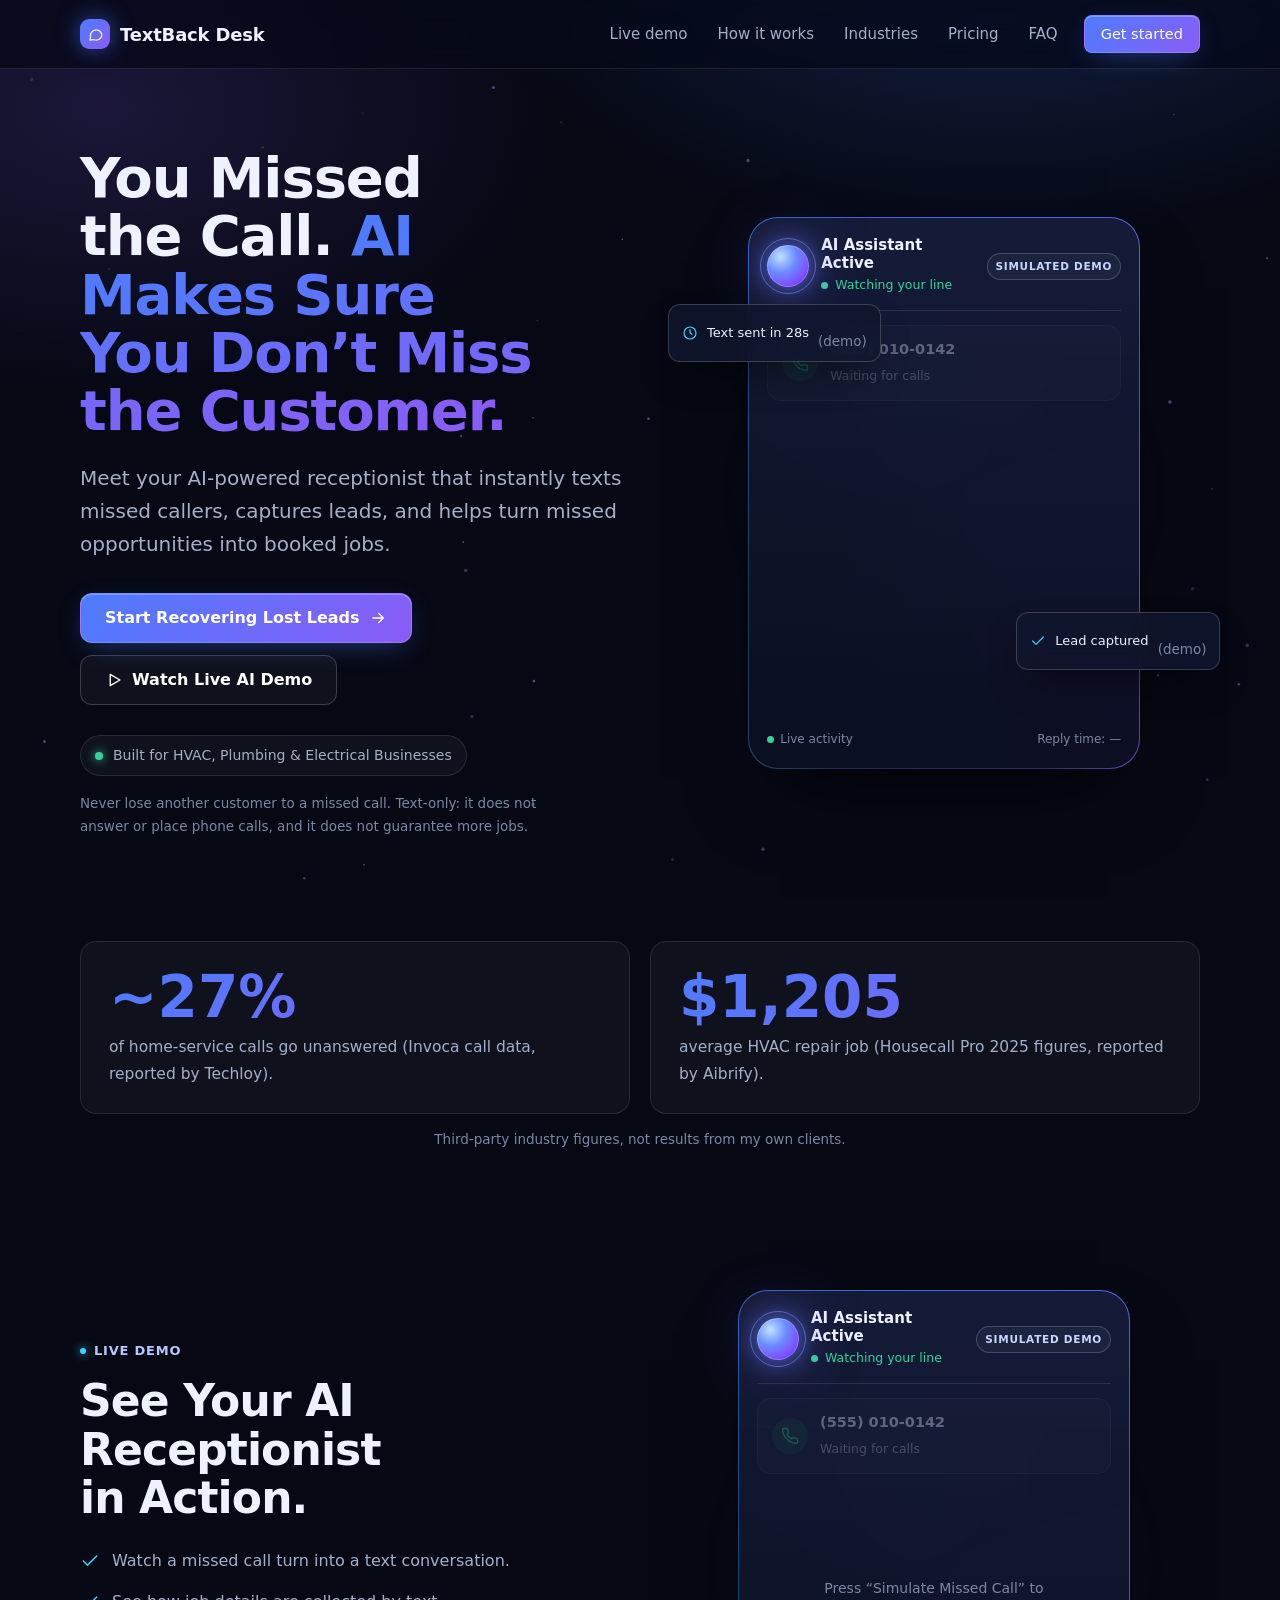
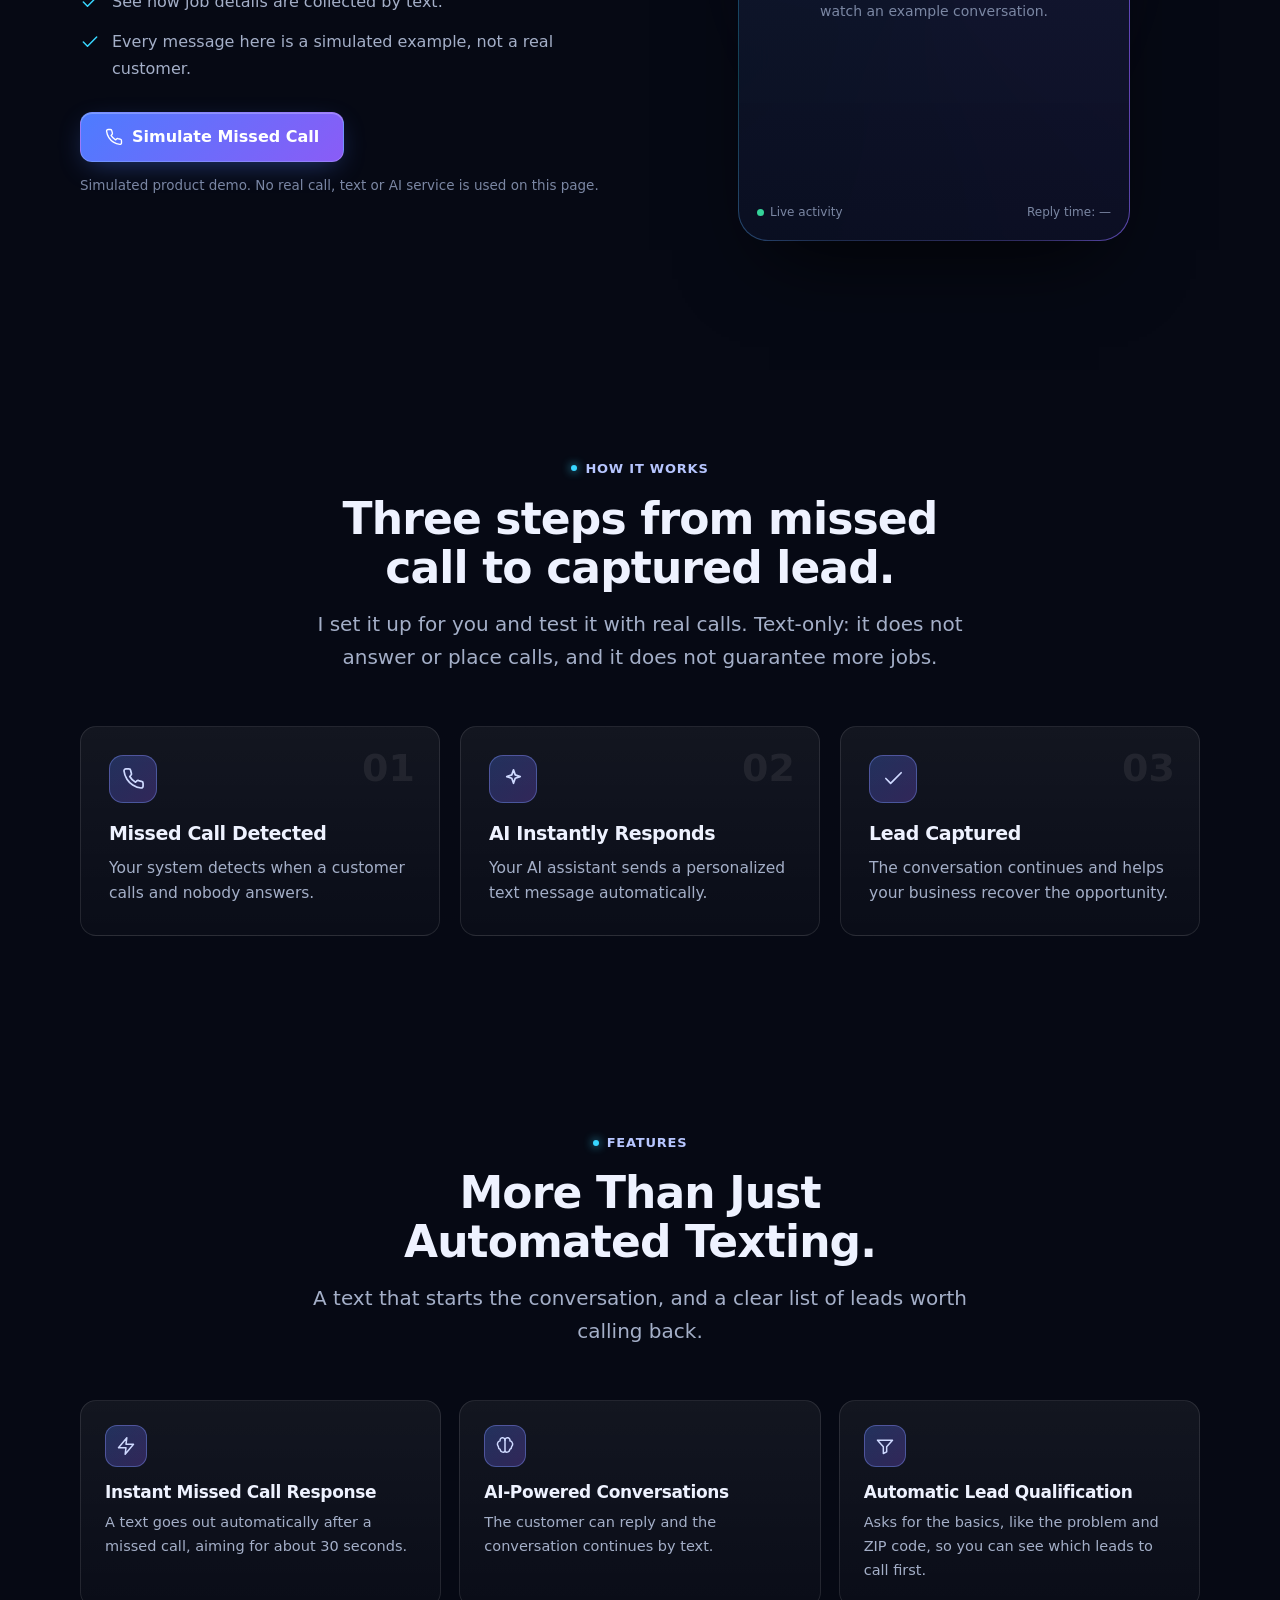
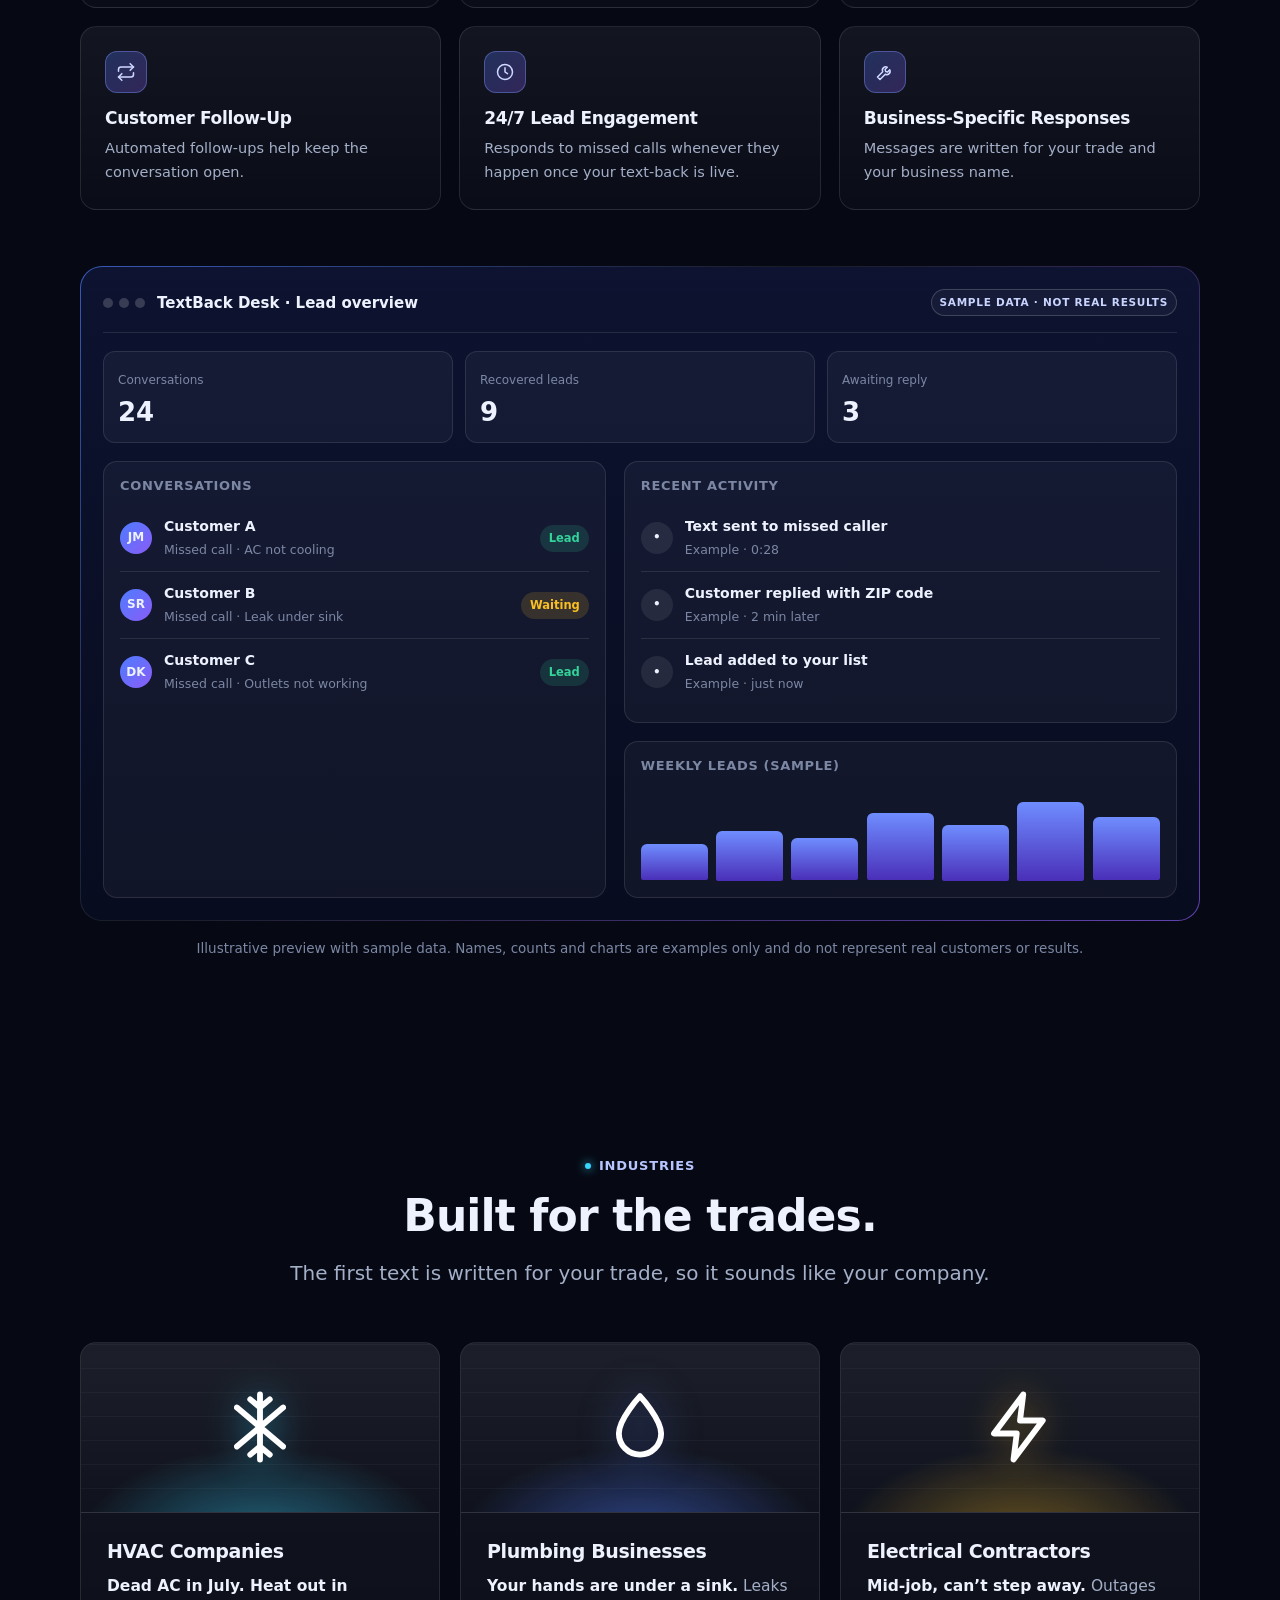
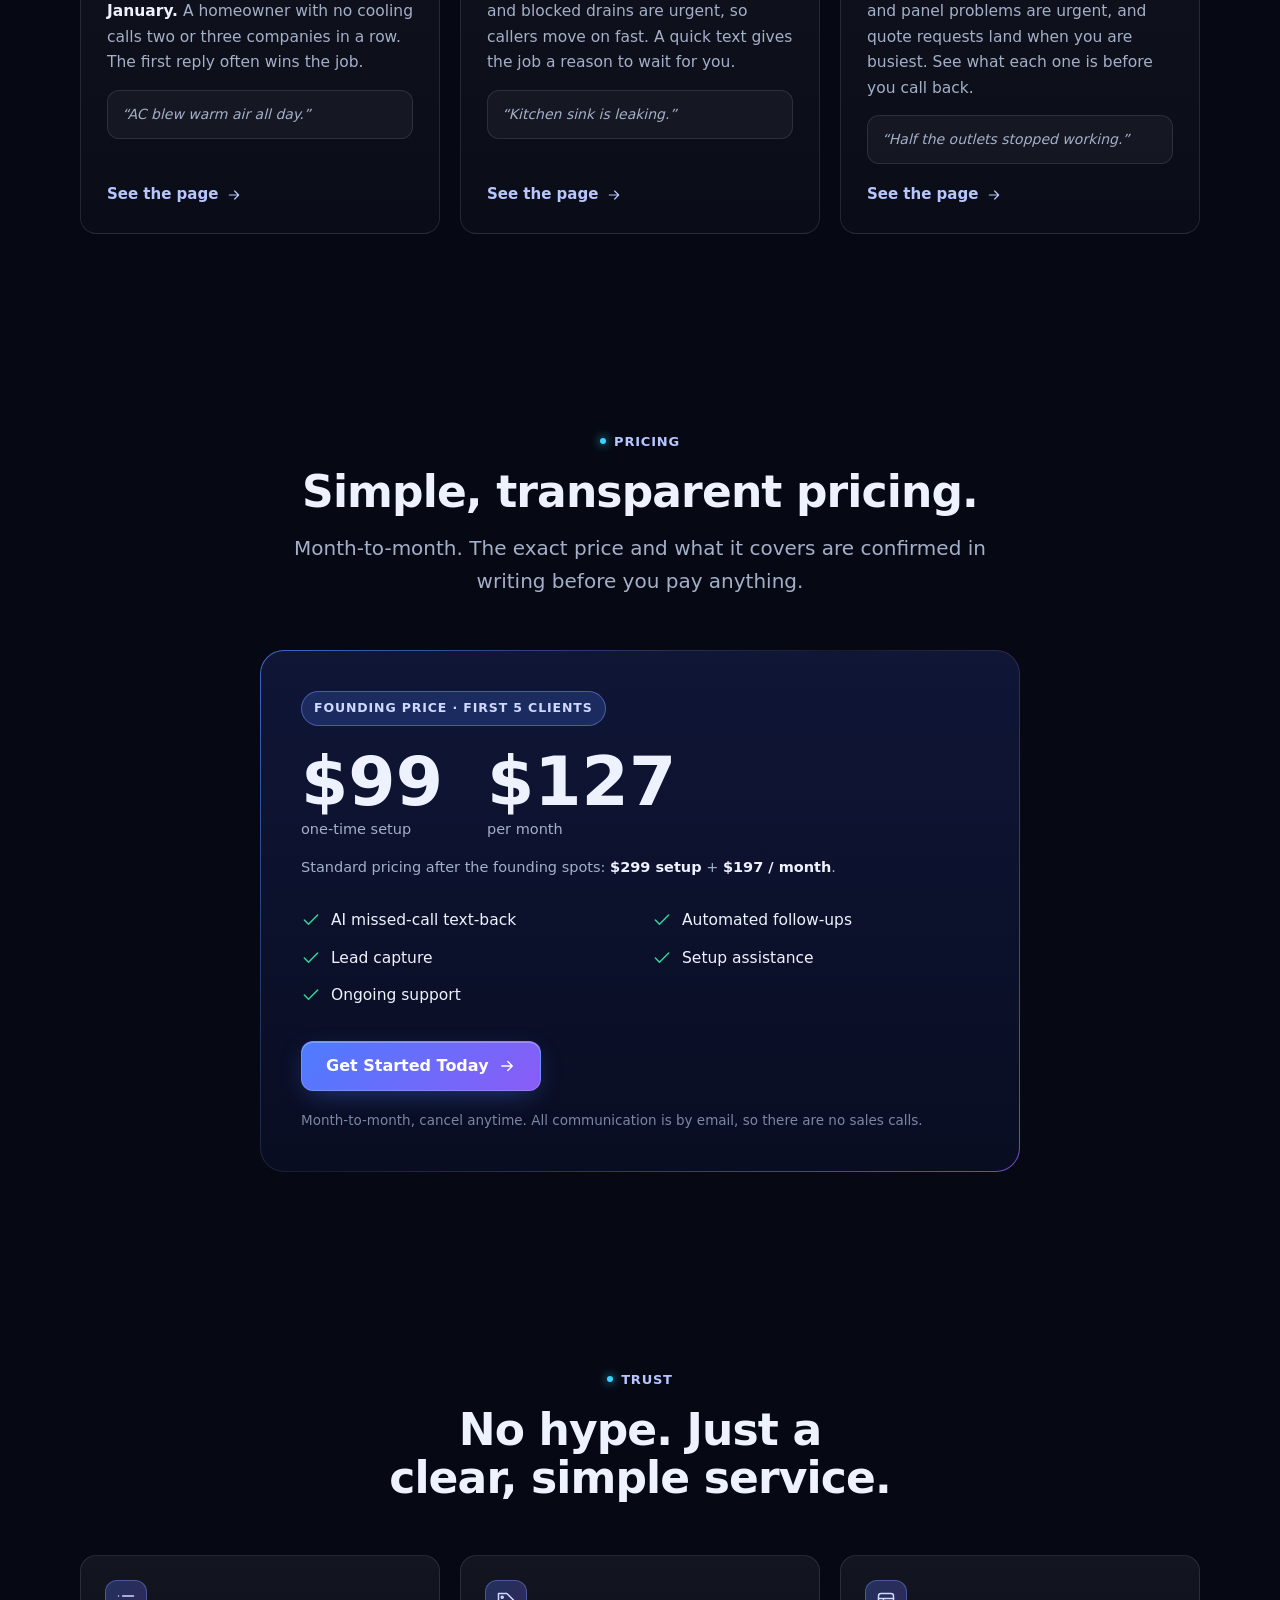
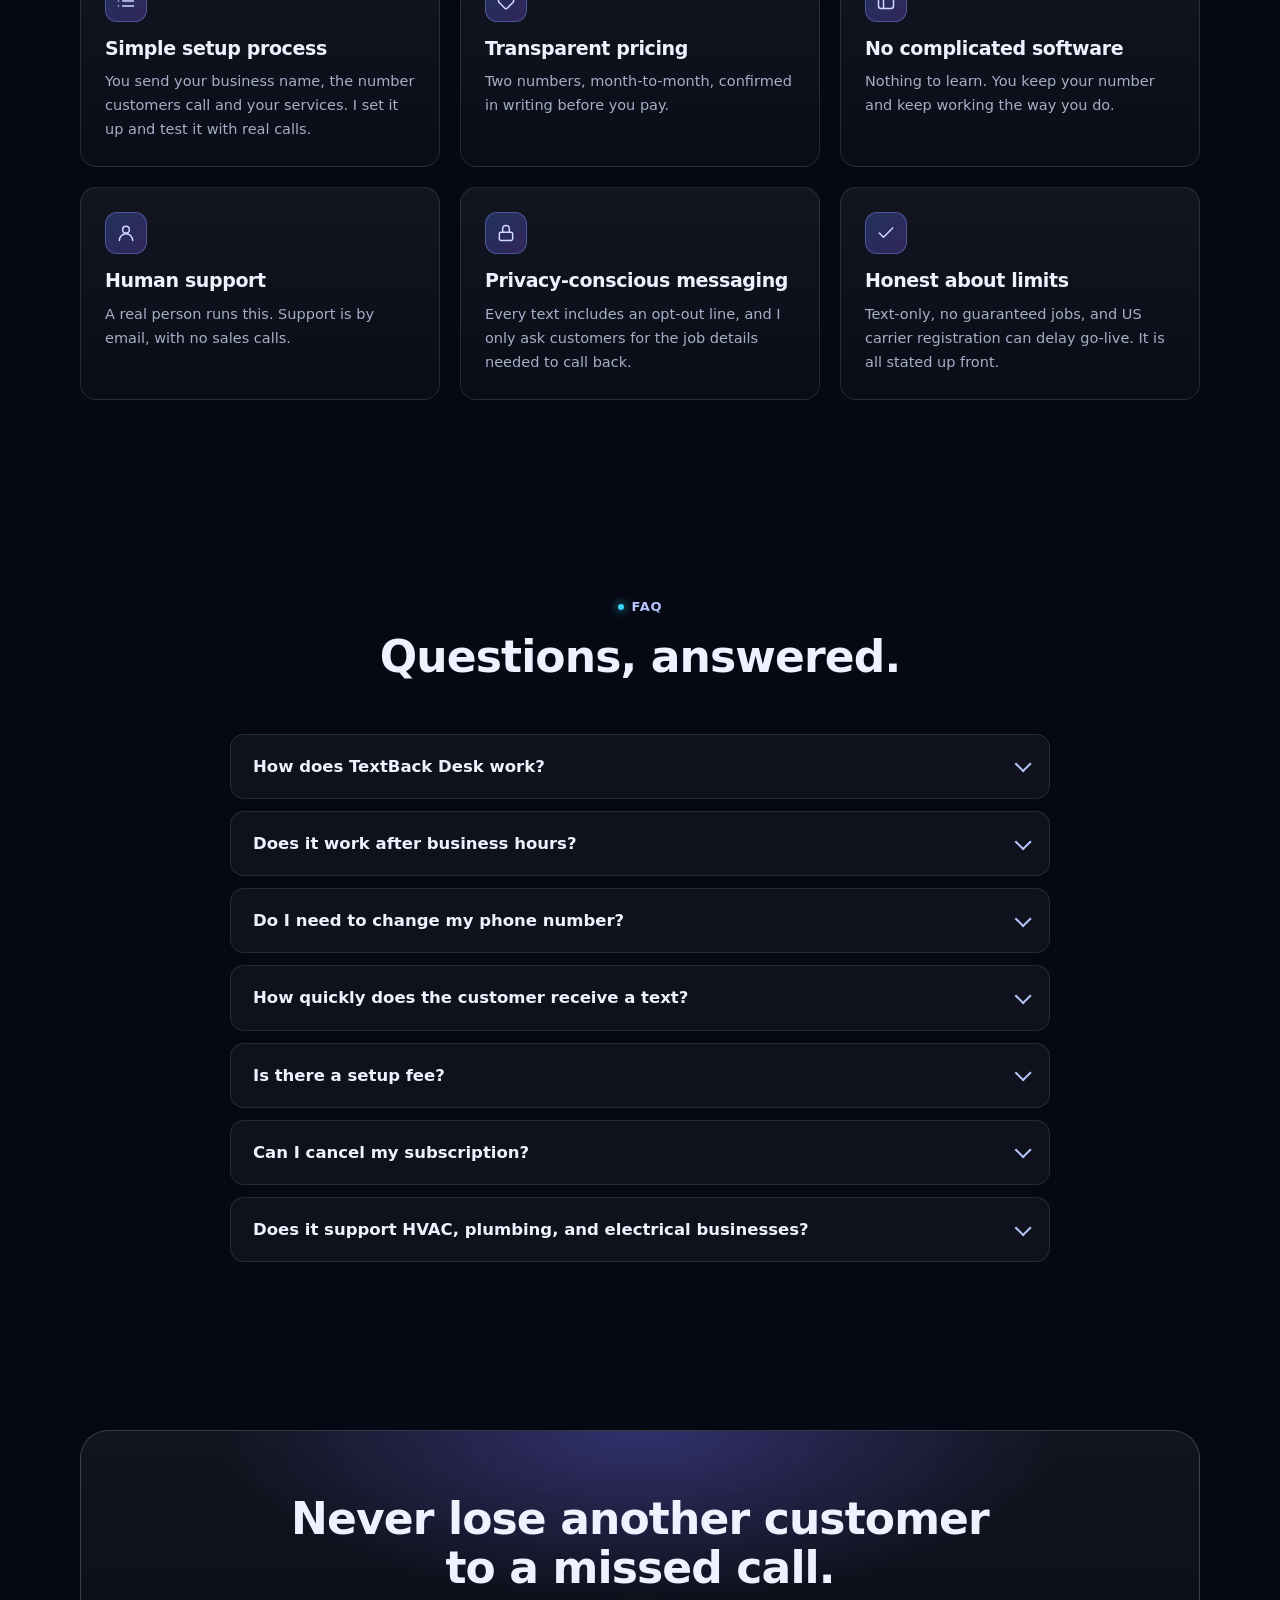
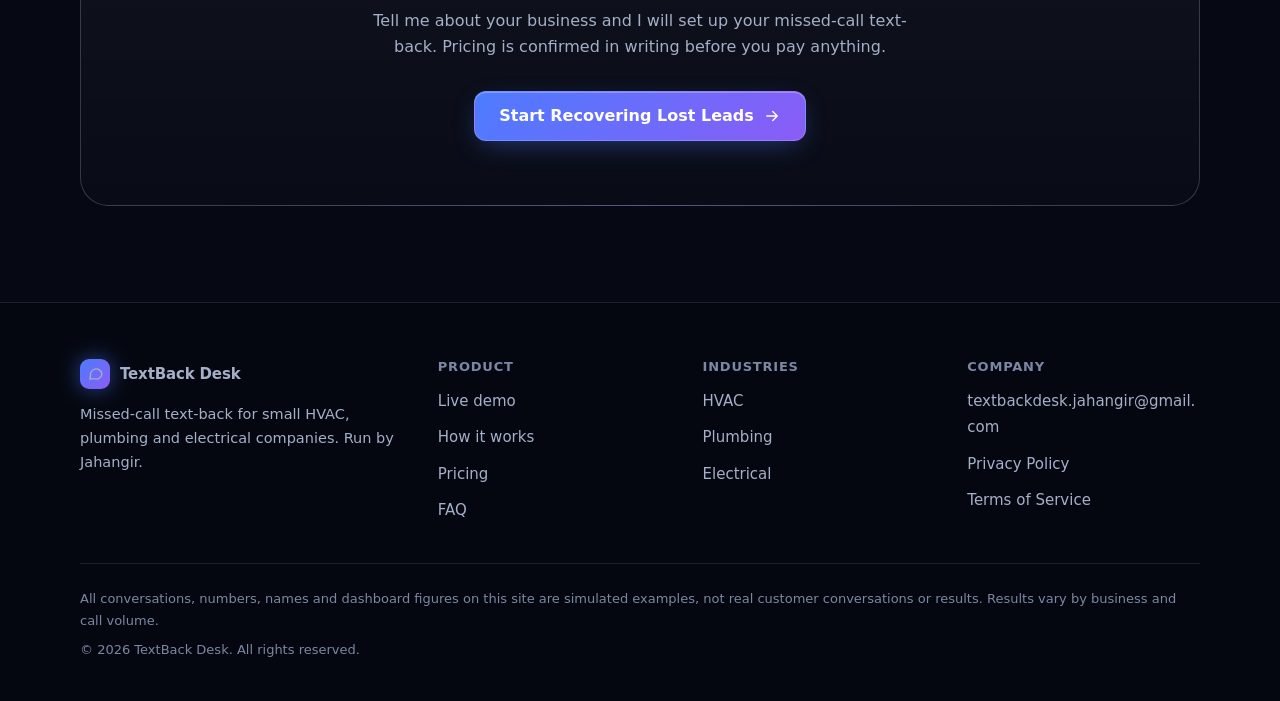
<file: index.html>
<!DOCTYPE html>
<html lang="en">
<head>
<meta charset="utf-8">
<meta http-equiv="Content-Security-Policy" content="default-src 'none'; script-src 'self'; style-src 'self' 'unsafe-inline'; img-src 'self' data:; font-src 'self'; connect-src 'none'; form-action 'none'; base-uri 'none'">
<meta name="referrer" content="strict-origin-when-cross-origin">
<meta name="viewport" content="width=device-width, initial-scale=1">
<title>TextBack Desk | Missed-Call Text-Back for HVAC &amp; Plumbing</title>
<meta name="description" content="Texts every missed caller within about 30 seconds and collects the job details. Built for small HVAC, plumbing and electrical companies.">
<link rel="canonical" href="https://jahangiribrahim66.github.io/textback-desk/">
<meta name="robots" content="index, follow">
<meta property="og:type" content="website">
<meta property="og:site_name" content="TextBack Desk">
<meta property="og:title" content="TextBack Desk | Missed-Call Text-Back for HVAC &amp; Plumbing">
<meta property="og:description" content="Texts every missed caller within about 30 seconds and collects the job details. Built for small HVAC, plumbing and electrical companies.">
<meta property="og:url" content="https://jahangiribrahim66.github.io/textback-desk/">
<meta name="twitter:card" content="summary">
<link rel="icon" href="data:image/svg+xml,%3Csvg xmlns=%27http://www.w3.org/2000/svg%27 viewBox=%270 0 32 32%27%3E%3Cdefs%3E%3ClinearGradient id=%27g%27 x1=%270%27 y1=%270%27 x2=%271%27 y2=%271%27%3E%3Cstop offset=%270%27 stop-color=%27%234d7cff%27/%3E%3Cstop offset=%271%27 stop-color=%27%238a5cf6%27/%3E%3C/linearGradient%3E%3C/defs%3E%3Crect width=%2732%27 height=%2732%27 rx=%278%27 fill=%27url(%23g)%27/%3E%3Cpath d=%27M8 10h16v9H15l-5 4v-4H8z%27 fill=%27white%27/%3E%3C/svg%3E">
<meta name="theme-color" content="#060914">
<meta name="color-scheme" content="dark">
<link rel="stylesheet" href="assets/styles.css">
<script type="application/ld+json">{"@context": "https://schema.org", "@graph": [{"@type": "WebSite", "@id": "https://jahangiribrahim66.github.io/textback-desk/#website", "url": "https://jahangiribrahim66.github.io/textback-desk/", "name": "TextBack Desk", "inLanguage": "en"}, {"@type": "Service", "@id": "https://jahangiribrahim66.github.io/textback-desk/#service", "name": "TextBack Desk missed-call text-back", "serviceType": "Missed-call text-back setup and management", "description": "Setup and monthly management of an automatic text message that goes out when a home-service company misses a phone call. Built for small HVAC, plumbing and electrical companies.", "provider": {"@type": "Person", "name": "Jahangir", "email": "textbackdesk.jahangir@gmail.com"}, "areaServed": ["United States", "United Kingdom", "Canada", "Australia"], "audience": {"@type": "BusinessAudience", "audienceType": "HVAC, plumbing and electrical contractors"}, "url": "https://jahangiribrahim66.github.io/textback-desk/"}, {"@type": "FAQPage", "mainEntity": [{"@type": "Question", "name": "How does TextBack Desk work?", "acceptedAnswer": {"@type": "Answer", "text": "When a customer calls your business number and nobody answers, an automatic text goes out to that caller. The customer can reply, the conversation collects their job details, and you see the lead so you can call back the ones worth your time. It is text-only: it does not answer or place phone calls."}}, {"@type": "Question", "name": "Does it work after business hours?", "acceptedAnswer": {"@type": "Answer", "text": "Yes. Once your text-back is live, it responds to missed calls whenever they happen, including evenings and weekends, because it does not depend on someone being at a desk. It does not dispatch a technician or book a job by itself."}}, {"@type": "Question", "name": "Do I need to change my phone number?", "acceptedAnswer": {"@type": "Answer", "text": "No. You keep your existing business number and your customers keep calling it. The exact call-handling setup depends on your phone provider and is worked out with you during setup."}}, {"@type": "Question", "name": "How quickly does the customer receive a text?", "acceptedAnswer": {"@type": "Answer", "text": "The goal is within about 30 seconds of the missed call. In the US, business texting first needs A2P 10DLC carrier registration (your legal business name, address, website and usually an EIN). Approval can take days to a couple of weeks, so texts may not go live on day one."}}, {"@type": "Question", "name": "Is there a setup fee?", "acceptedAnswer": {"@type": "Answer", "text": "Yes. The founding price for the first 5 clients is $99 setup and $127 per month. Standard pricing after that is $299 setup and $197 per month. The exact price is confirmed in writing before you pay anything."}}, {"@type": "Question", "name": "Can I cancel my subscription?", "acceptedAnswer": {"@type": "Answer", "text": "Yes. It is month-to-month and you can cancel anytime."}}, {"@type": "Question", "name": "Does it support HVAC, plumbing, and electrical businesses?", "acceptedAnswer": {"@type": "Answer", "text": "Yes. TextBack Desk is built for small HVAC, plumbing and electrical companies in the United States, United Kingdom, Canada and Australia, and the message is written for your trade."}}]}]}</script>
</head>
<body data-trade="hvac">
<a class="skip" href="#main">Skip to content</a>
<header class="site-header">
  <div class="wrap">
    <a class="brand" href="./" aria-label="TextBack Desk home"><span class="brand-mark"><svg viewBox="0 0 24 24" fill="none" stroke="currentColor" stroke-width="1.8" stroke-linecap="round" stroke-linejoin="round" aria-hidden="true" ><path d="M21 12a8 8 0 0 1-11.6 7.1L4 20l1-4.6A8 8 0 1 1 21 12z"/></svg></span>TextBack Desk</a>
    <button class="nav-toggle" type="button" aria-expanded="false" aria-controls="site-nav" aria-label="Open menu"><span class="bars"><svg viewBox="0 0 24 24" fill="none" stroke="currentColor" stroke-width="1.8" stroke-linecap="round" stroke-linejoin="round" aria-hidden="true" ><path d="M4 7h16M4 12h16M4 17h16"/></svg></span><span class="x"><svg viewBox="0 0 24 24" fill="none" stroke="currentColor" stroke-width="1.8" stroke-linecap="round" stroke-linejoin="round" aria-hidden="true" ><path d="M6 6l12 12M18 6 6 18"/></svg></span></button>
    <nav class="nav" id="site-nav" aria-label="Main">
      <a href="#demo">Live demo</a>
      <a href="#how">How it works</a>
      <a href="#industries">Industries</a>
      <a href="#pricing">Pricing</a>
      <a href="#faq">FAQ</a>
      <a class="btn sm" href="mailto:textbackdesk.jahangir@gmail.com?subject=Missed-call%20text-back">Get started</a>
    </nav>
  </div>
</header>

<main id="main">
<section class="hero" id="top">
  <canvas id="particles" aria-hidden="true"></canvas>
  <div class="wrap hero-grid">
    <div>
      <h1 class="reveal">You Missed the Call. <span class="grad-text">AI Makes Sure You Don&rsquo;t Miss the Customer.</span></h1>
      <p class="lead reveal" style="--d:.08s">Meet your AI-powered receptionist that instantly texts missed callers, captures leads, and helps turn missed opportunities into booked jobs.</p>
      <div class="cta-row reveal" style="--d:.16s">
        <a class="btn" href="mailto:textbackdesk.jahangir@gmail.com?subject=Start%20recovering%20lost%20leads">Start Recovering Lost Leads <svg viewBox="0 0 24 24" fill="none" stroke="currentColor" stroke-width="1.8" stroke-linecap="round" stroke-linejoin="round" aria-hidden="true" ><path d="M5 12h14M13 6l6 6-6 6"/></svg></a>
        <a class="btn ghost" href="#demo"><svg viewBox="0 0 24 24" fill="none" stroke="currentColor" stroke-width="1.8" stroke-linecap="round" stroke-linejoin="round" aria-hidden="true" ><path d="M7 4.5v15l13-7.5z"/></svg> Watch Live AI Demo</a>
      </div>
      <div class="badge reveal" style="--d:.22s"><i class="dot"></i>Built for HVAC, Plumbing &amp; Electrical Businesses</div>
      <p class="fine reveal" style="--d:.26s">Never lose another customer to a missed call. Text-only: it does not answer or place phone calls, and it does not guarantee more jobs.</p>
    </div>
    <div class="stage">
      <div class="chip c1"><svg viewBox="0 0 24 24" fill="none" stroke="currentColor" stroke-width="1.8" stroke-linecap="round" stroke-linejoin="round" aria-hidden="true" ><circle cx="12" cy="12" r="9"/><path d="M12 7v5l3 2"/></svg>Text sent in 28s <span class="fine">(demo)</span></div>
      <div class="device" role="group" aria-label="Simulated demo of an AI assistant texting a missed caller">
  <div class="device-in" id="hero-sim">
    <div class="dev-top">
      <div class="orb" data-role="orb" aria-hidden="true"></div>
      <div class="dev-title"><b>AI Assistant Active</b><span><i class="pulse"></i><em style="font-style:normal" data-role="sub">Watching your line</em></span></div>
      <span class="sim-tag">Simulated demo</span>
    </div>
    <div class="call" data-role="call" data-s="idle">
      <div class="ic"><svg viewBox="0 0 24 24" fill="none" stroke="currentColor" stroke-width="1.8" stroke-linecap="round" stroke-linejoin="round" aria-hidden="true" ><path d="M22 16.9v3a2 2 0 0 1-2.2 2 19.8 19.8 0 0 1-8.6-3.1 19.5 19.5 0 0 1-6-6A19.8 19.8 0 0 1 2.1 4.2 2 2 0 0 1 4.1 2h3a2 2 0 0 1 2 1.7c.1 1 .4 1.9.7 2.8a2 2 0 0 1-.5 2.1L8.1 9.9a16 16 0 0 0 6 6l1.3-1.3a2 2 0 0 1 2.1-.4c.9.3 1.8.6 2.8.7a2 2 0 0 1 1.7 2z"/></svg></div>
      <div class="who"><b>(555) 010-0142</b><span data-role="callstate">Waiting for calls</span></div>
    </div>
    <div class="thread" data-role="thread" aria-live="polite"></div>
    <div class="lead-toast" data-role="lead">
      <div class="ic"><svg viewBox="0 0 24 24" fill="none" stroke="currentColor" stroke-width="1.8" stroke-linecap="round" stroke-linejoin="round" aria-hidden="true" ><path d="M20 6 9 17l-5-5"/></svg></div>
      <div><b>New Lead Captured</b><span data-role="lead-detail">Example lead</span></div>
    </div>
    <div class="live-row"><span><i class="pulse"></i>Live activity</span><span data-role="rt">Reply time: &mdash;</span></div>
  </div>
</div>
      <div class="chip c2"><svg viewBox="0 0 24 24" fill="none" stroke="currentColor" stroke-width="1.8" stroke-linecap="round" stroke-linejoin="round" aria-hidden="true" ><path d="M20 6 9 17l-5-5"/></svg>Lead captured <span class="fine">(demo)</span></div>
    </div>
  </div>
</section>

<section id="why" style="padding:40px 0 24px">
  <div class="wrap">
    <div class="stats">
      <div class="glass stat reveal"><b class="grad-text">~27%</b><span>of home-service calls go unanswered (Invoca call data, reported by Techloy).</span></div>
      <div class="glass stat reveal" style="--d:.1s"><b class="grad-text">$1,205</b><span>average HVAC repair job (Housecall Pro 2025 figures, reported by Aibrify).</span></div>
    </div>
    <p class="fine" style="margin-top:14px;text-align:center">Third-party industry figures, not results from my own clients.</p>
  </div>
</section>

<section id="demo">
  <div class="wrap demo-grid">
    <div class="demo-copy reveal">
      <span class="eyebrow">Live demo</span>
      <h2>See Your AI Receptionist in Action.</h2>
      <ul><li><svg viewBox="0 0 24 24" fill="none" stroke="currentColor" stroke-width="1.8" stroke-linecap="round" stroke-linejoin="round" aria-hidden="true" ><path d="M20 6 9 17l-5-5"/></svg><span>Watch a missed call turn into a text conversation.</span></li><li><svg viewBox="0 0 24 24" fill="none" stroke="currentColor" stroke-width="1.8" stroke-linecap="round" stroke-linejoin="round" aria-hidden="true" ><path d="M20 6 9 17l-5-5"/></svg><span>See how job details are collected by text.</span></li><li><svg viewBox="0 0 24 24" fill="none" stroke="currentColor" stroke-width="1.8" stroke-linecap="round" stroke-linejoin="round" aria-hidden="true" ><path d="M20 6 9 17l-5-5"/></svg><span>Every message here is a simulated example, not a real customer.</span></li></ul>
      <div class="demo-actions">
        <button class="btn" id="sim-btn" type="button"><svg viewBox="0 0 24 24" fill="none" stroke="currentColor" stroke-width="1.8" stroke-linecap="round" stroke-linejoin="round" aria-hidden="true" ><path d="M22 16.9v3a2 2 0 0 1-2.2 2 19.8 19.8 0 0 1-8.6-3.1 19.5 19.5 0 0 1-6-6A19.8 19.8 0 0 1 2.1 4.2 2 2 0 0 1 4.1 2h3a2 2 0 0 1 2 1.7c.1 1 .4 1.9.7 2.8a2 2 0 0 1-.5 2.1L8.1 9.9a16 16 0 0 0 6 6l1.3-1.3a2 2 0 0 1 2.1-.4c.9.3 1.8.6 2.8.7a2 2 0 0 1 1.7 2z"/></svg><span>Simulate Missed Call</span></button>
        <p class="fine">Simulated product demo. No real call, text or AI service is used on this page.</p>
      </div>
    </div>
    <div class="stage reveal" style="--d:.1s"><div class="device" role="group" aria-label="Interactive simulated text conversation">
  <div class="device-in" id="demo-sim">
    <div class="dev-top">
      <div class="orb" data-role="orb" aria-hidden="true"></div>
      <div class="dev-title"><b>AI Assistant Active</b><span><i class="pulse"></i><em style="font-style:normal" data-role="sub">Watching your line</em></span></div>
      <span class="sim-tag">Simulated demo</span>
    </div>
    <div class="call" data-role="call" data-s="idle">
      <div class="ic"><svg viewBox="0 0 24 24" fill="none" stroke="currentColor" stroke-width="1.8" stroke-linecap="round" stroke-linejoin="round" aria-hidden="true" ><path d="M22 16.9v3a2 2 0 0 1-2.2 2 19.8 19.8 0 0 1-8.6-3.1 19.5 19.5 0 0 1-6-6A19.8 19.8 0 0 1 2.1 4.2 2 2 0 0 1 4.1 2h3a2 2 0 0 1 2 1.7c.1 1 .4 1.9.7 2.8a2 2 0 0 1-.5 2.1L8.1 9.9a16 16 0 0 0 6 6l1.3-1.3a2 2 0 0 1 2.1-.4c.9.3 1.8.6 2.8.7a2 2 0 0 1 1.7 2z"/></svg></div>
      <div class="who"><b>(555) 010-0142</b><span data-role="callstate">Waiting for calls</span></div>
    </div>
    <div class="thread" data-role="thread" aria-live="polite"></div>
    <div class="lead-toast" data-role="lead">
      <div class="ic"><svg viewBox="0 0 24 24" fill="none" stroke="currentColor" stroke-width="1.8" stroke-linecap="round" stroke-linejoin="round" aria-hidden="true" ><path d="M20 6 9 17l-5-5"/></svg></div>
      <div><b>New Lead Captured</b><span data-role="lead-detail">Example lead</span></div>
    </div>
    <div class="live-row"><span><i class="pulse"></i>Live activity</span><span data-role="rt">Reply time: &mdash;</span></div>
  </div>
</div></div>
  </div>
</section>

<section id="how">
  <div class="wrap">
    <div class="sec-head reveal"><span class="eyebrow">How it works</span><h2>Three steps from missed call to captured lead.</h2><p class="lead">I set it up for you and test it with real calls. Text-only: it does not answer or place calls, and it does not guarantee more jobs.</p></div>
    <div class="grid3"><div class="card reveal" style="--d:0.0s"><span class="step-n">01</span><div class="icon"><svg viewBox="0 0 24 24" fill="none" stroke="currentColor" stroke-width="1.8" stroke-linecap="round" stroke-linejoin="round" aria-hidden="true" ><path d="M22 16.9v3a2 2 0 0 1-2.2 2 19.8 19.8 0 0 1-8.6-3.1 19.5 19.5 0 0 1-6-6A19.8 19.8 0 0 1 2.1 4.2 2 2 0 0 1 4.1 2h3a2 2 0 0 1 2 1.7c.1 1 .4 1.9.7 2.8a2 2 0 0 1-.5 2.1L8.1 9.9a16 16 0 0 0 6 6l1.3-1.3a2 2 0 0 1 2.1-.4c.9.3 1.8.6 2.8.7a2 2 0 0 1 1.7 2z"/></svg></div><h3>Missed Call Detected</h3><p>Your system detects when a customer calls and nobody answers.</p></div><div class="card reveal" style="--d:0.1s"><span class="step-n">02</span><div class="icon"><svg viewBox="0 0 24 24" fill="none" stroke="currentColor" stroke-width="1.8" stroke-linecap="round" stroke-linejoin="round" aria-hidden="true" ><path d="M12 3l1.8 5.2L19 10l-5.2 1.8L12 17l-1.8-5.2L5 10l5.2-1.8L12 3z"/></svg></div><h3>AI Instantly Responds</h3><p>Your AI assistant sends a personalized text message automatically.</p></div><div class="card reveal" style="--d:0.2s"><span class="step-n">03</span><div class="icon"><svg viewBox="0 0 24 24" fill="none" stroke="currentColor" stroke-width="1.8" stroke-linecap="round" stroke-linejoin="round" aria-hidden="true" ><path d="M20 6 9 17l-5-5"/></svg></div><h3>Lead Captured</h3><p>The conversation continues and helps your business recover the opportunity.</p></div></div>
  </div>
</section>

<section id="features">
  <div class="wrap">
    <div class="sec-head reveal"><span class="eyebrow">Features</span><h2>More Than Just Automated Texting.</h2><p class="lead">A text that starts the conversation, and a clear list of leads worth calling back.</p></div>
    <div class="feat-grid"><div class="card feat reveal" style="--d:0.0s"><div class="icon"><svg viewBox="0 0 24 24" fill="none" stroke="currentColor" stroke-width="1.8" stroke-linecap="round" stroke-linejoin="round" aria-hidden="true" ><path d="M13 2 3 14h9l-1 8 10-12h-9l1-8z"/></svg></div><h3>Instant Missed Call Response</h3><p>A text goes out automatically after a missed call, aiming for about 30 seconds.</p></div><div class="card feat reveal" style="--d:0.08s"><div class="icon"><svg viewBox="0 0 24 24" fill="none" stroke="currentColor" stroke-width="1.8" stroke-linecap="round" stroke-linejoin="round" aria-hidden="true" ><path d="M12 5a3 3 0 1 0-5.9.8A4 4 0 0 0 4 12.5a4 4 0 0 0 2.2 3.6A3.5 3.5 0 0 0 12 18.5V5z"/><path d="M12 5a3 3 0 1 1 5.9.8A4 4 0 0 1 20 12.5a4 4 0 0 1-2.2 3.6A3.5 3.5 0 0 1 12 18.5"/></svg></div><h3>AI-Powered Conversations</h3><p>The customer can reply and the conversation continues by text.</p></div><div class="card feat reveal" style="--d:0.16s"><div class="icon"><svg viewBox="0 0 24 24" fill="none" stroke="currentColor" stroke-width="1.8" stroke-linecap="round" stroke-linejoin="round" aria-hidden="true" ><path d="M3 5h18l-7 8v6l-4 2v-8L3 5z"/></svg></div><h3>Automatic Lead Qualification</h3><p>Asks for the basics, like the problem and ZIP code, so you can see which leads to call first.</p></div><div class="card feat reveal" style="--d:0.0s"><div class="icon"><svg viewBox="0 0 24 24" fill="none" stroke="currentColor" stroke-width="1.8" stroke-linecap="round" stroke-linejoin="round" aria-hidden="true" ><path d="m17 2 4 4-4 4"/><path d="M3 11V9a3 3 0 0 1 3-3h15"/><path d="m7 22-4-4 4-4"/><path d="M21 13v2a3 3 0 0 1-3 3H3"/></svg></div><h3>Customer Follow-Up</h3><p>Automated follow-ups help keep the conversation open.</p></div><div class="card feat reveal" style="--d:0.08s"><div class="icon"><svg viewBox="0 0 24 24" fill="none" stroke="currentColor" stroke-width="1.8" stroke-linecap="round" stroke-linejoin="round" aria-hidden="true" ><circle cx="12" cy="12" r="9"/><path d="M12 7v5l3 2"/></svg></div><h3>24/7 Lead Engagement</h3><p>Responds to missed calls whenever they happen once your text-back is live.</p></div><div class="card feat reveal" style="--d:0.16s"><div class="icon"><svg viewBox="0 0 24 24" fill="none" stroke="currentColor" stroke-width="1.8" stroke-linecap="round" stroke-linejoin="round" aria-hidden="true" ><path d="M14.7 6.3a4 4 0 0 0-5.4 5.4L3 18l3 3 6.3-6.3a4 4 0 0 0 5.4-5.4l-2.6 2.6-2.4-.6-.6-2.4 2.6-2.6z"/></svg></div><h3>Business-Specific Responses</h3><p>Messages are written for your trade and your business name.</p></div></div>
    <div class="dash dash-float reveal"><div class="dash-in">
      <div class="dash-bar"><span class="dots"><i></i><i></i><i></i></span><b>TextBack Desk &middot; Lead overview</b><span class="sim-tag">Sample data &middot; not real results</span></div>
      <div class="kpis"><div class="kpi"><span>Conversations</span><b>24</b></div><div class="kpi"><span>Recovered leads</span><b>9</b></div><div class="kpi"><span>Awaiting reply</span><b>3</b></div></div>
      <div class="dash-grid">
        <div class="panel"><h4>Conversations</h4><div class="row"><span class="av">JM</span><div class="t"><b>Customer A</b><span>Missed call &middot; AC not cooling</span></div><span class="pill g">Lead</span></div><div class="row"><span class="av">SR</span><div class="t"><b>Customer B</b><span>Missed call &middot; Leak under sink</span></div><span class="pill a">Waiting</span></div><div class="row"><span class="av">DK</span><div class="t"><b>Customer C</b><span>Missed call &middot; Outlets not working</span></div><span class="pill g">Lead</span></div></div>
        <div><div class="panel" style="margin-bottom:18px"><h4>Recent activity</h4><div class="row"><span class="av" style="background:rgba(255,255,255,.08)">&bull;</span><div class="t"><b>Text sent to missed caller</b><span>Example &middot; 0:28</span></div></div><div class="row"><span class="av" style="background:rgba(255,255,255,.08)">&bull;</span><div class="t"><b>Customer replied with ZIP code</b><span>Example &middot; 2 min later</span></div></div><div class="row"><span class="av" style="background:rgba(255,255,255,.08)">&bull;</span><div class="t"><b>Lead added to your list</b><span>Example &middot; just now</span></div></div></div>
        <div class="panel"><h4>Weekly leads (sample)</h4><div class="bars" aria-hidden="true"><i style="--h:38%;animation-delay:0.0s"></i><i style="--h:52%;animation-delay:0.08s"></i><i style="--h:44%;animation-delay:0.16s"></i><i style="--h:70%;animation-delay:0.24s"></i><i style="--h:58%;animation-delay:0.32s"></i><i style="--h:82%;animation-delay:0.4s"></i><i style="--h:66%;animation-delay:0.48s"></i></div></div></div>
      </div></div></div>
    <p class="fine reveal" style="margin-top:16px;text-align:center">Illustrative preview with sample data. Names, counts and charts are examples only and do not represent real customers or results.</p>
  </div>
</section>

<section id="industries">
  <div class="wrap">
    <div class="sec-head reveal"><span class="eyebrow">Industries</span><h2>Built for the trades.</h2><p class="lead">The first text is written for your trade, so it sounds like your company.</p></div>
    <div class="grid3"><a class="card ind reveal" href="hvac/" style="--d:0.0s;--tint:rgba(56,214,255,.45)"><div class="ind-art"><svg viewBox="0 0 24 24" fill="none" stroke="currentColor" stroke-width="1.8" stroke-linecap="round" stroke-linejoin="round" aria-hidden="true" ><path d="M12 2v20M4.9 6l14.2 12M4.9 18 19.1 6M9 3.5l3 2.5 3-2.5M9 20.5l3-2.5 3 2.5"/></svg></div><div class="ind-body"><h3>HVAC Companies</h3><p><strong style="color:var(--ink);font-weight:600">Dead AC in July. Heat out in January.</strong> A homeowner with no cooling calls two or three companies in a row. The first reply often wins the job.</p><div class="q">&ldquo;AC blew warm air all day.&rdquo;</div><span class="go">See the page <svg viewBox="0 0 24 24" fill="none" stroke="currentColor" stroke-width="1.8" stroke-linecap="round" stroke-linejoin="round" aria-hidden="true" ><path d="M5 12h14M13 6l6 6-6 6"/></svg></span></div></a><a class="card ind reveal" href="plumbing/" style="--d:0.1s;--tint:rgba(77,124,255,.5)"><div class="ind-art"><svg viewBox="0 0 24 24" fill="none" stroke="currentColor" stroke-width="1.8" stroke-linecap="round" stroke-linejoin="round" aria-hidden="true" ><path d="M12 2.5s6.5 7 6.5 11.5a6.5 6.5 0 0 1-13 0C5.5 9.5 12 2.5 12 2.5z"/></svg></div><div class="ind-body"><h3>Plumbing Businesses</h3><p><strong style="color:var(--ink);font-weight:600">Your hands are under a sink.</strong> Leaks and blocked drains are urgent, so callers move on fast. A quick text gives the job a reason to wait for you.</p><div class="q">&ldquo;Kitchen sink is leaking.&rdquo;</div><span class="go">See the page <svg viewBox="0 0 24 24" fill="none" stroke="currentColor" stroke-width="1.8" stroke-linecap="round" stroke-linejoin="round" aria-hidden="true" ><path d="M5 12h14M13 6l6 6-6 6"/></svg></span></div></a><a class="card ind reveal" href="electrical/" style="--d:0.2s;--tint:rgba(251,191,36,.4)"><div class="ind-art"><svg viewBox="0 0 24 24" fill="none" stroke="currentColor" stroke-width="1.8" stroke-linecap="round" stroke-linejoin="round" aria-hidden="true" ><path d="M13 2 4 14h7l-1 8 9-12h-7l1-8z"/></svg></div><div class="ind-body"><h3>Electrical Contractors</h3><p><strong style="color:var(--ink);font-weight:600">Mid-job, can&rsquo;t step away.</strong> Outages and panel problems are urgent, and quote requests land when you are busiest. See what each one is before you call back.</p><div class="q">&ldquo;Half the outlets stopped working.&rdquo;</div><span class="go">See the page <svg viewBox="0 0 24 24" fill="none" stroke="currentColor" stroke-width="1.8" stroke-linecap="round" stroke-linejoin="round" aria-hidden="true" ><path d="M5 12h14M13 6l6 6-6 6"/></svg></span></div></a></div>
  </div>
</section>

<section id="pricing">
  <div class="wrap">
    <div class="sec-head reveal"><span class="eyebrow">Pricing</span><h2>Simple, transparent pricing.</h2><p class="lead">Month-to-month. The exact price and what it covers are confirmed in writing before you pay anything.</p></div>
    <div class="price-card reveal"><div class="price-in">
      <span class="price-flag">Founding price &middot; first 5 clients</span>
      <div class="price-nums"><div><b>$99</b><span>one-time setup</span></div><div><b>$127</b><span>per month</span></div></div>
      <p class="reg">Standard pricing after the founding spots: <b>$299 setup</b> + <b>$197 / month</b>.</p>
      <ul class="checks"><li><svg viewBox="0 0 24 24" fill="none" stroke="currentColor" stroke-width="1.8" stroke-linecap="round" stroke-linejoin="round" aria-hidden="true" ><path d="M20 6 9 17l-5-5"/></svg><span>AI missed-call text-back</span></li><li><svg viewBox="0 0 24 24" fill="none" stroke="currentColor" stroke-width="1.8" stroke-linecap="round" stroke-linejoin="round" aria-hidden="true" ><path d="M20 6 9 17l-5-5"/></svg><span>Automated follow-ups</span></li><li><svg viewBox="0 0 24 24" fill="none" stroke="currentColor" stroke-width="1.8" stroke-linecap="round" stroke-linejoin="round" aria-hidden="true" ><path d="M20 6 9 17l-5-5"/></svg><span>Lead capture</span></li><li><svg viewBox="0 0 24 24" fill="none" stroke="currentColor" stroke-width="1.8" stroke-linecap="round" stroke-linejoin="round" aria-hidden="true" ><path d="M20 6 9 17l-5-5"/></svg><span>Setup assistance</span></li><li><svg viewBox="0 0 24 24" fill="none" stroke="currentColor" stroke-width="1.8" stroke-linecap="round" stroke-linejoin="round" aria-hidden="true" ><path d="M20 6 9 17l-5-5"/></svg><span>Ongoing support</span></li></ul>
      <a class="btn" href="mailto:textbackdesk.jahangir@gmail.com?subject=Get%20started%20with%20TextBack%20Desk">Get Started Today <svg viewBox="0 0 24 24" fill="none" stroke="currentColor" stroke-width="1.8" stroke-linecap="round" stroke-linejoin="round" aria-hidden="true" ><path d="M5 12h14M13 6l6 6-6 6"/></svg></a>
      <p class="fine">Month-to-month, cancel anytime. All communication is by email, so there are no sales calls.</p>
    </div></div>
  </div>
</section>

<section id="trust">
  <div class="wrap">
    <div class="sec-head reveal"><span class="eyebrow">Trust</span><h2>No hype. Just a clear, simple service.</h2></div>
    <div class="grid3"><div class="card trust-card reveal" style="--d:0.0s"><div class="icon"><svg viewBox="0 0 24 24" fill="none" stroke="currentColor" stroke-width="1.8" stroke-linecap="round" stroke-linejoin="round" aria-hidden="true" ><path d="M8 6h13M8 12h13M8 18h13M3 6h.01M3 12h.01M3 18h.01"/></svg></div><h3>Simple setup process</h3><p>You send your business name, the number customers call and your services. I set it up and test it with real calls.</p></div><div class="card trust-card reveal" style="--d:0.08s"><div class="icon"><svg viewBox="0 0 24 24" fill="none" stroke="currentColor" stroke-width="1.8" stroke-linecap="round" stroke-linejoin="round" aria-hidden="true" ><path d="M20.6 13.4 13.4 20.6a2 2 0 0 1-2.8 0L3 13V3h10l7.6 7.6a2 2 0 0 1 0 2.8z"/><circle cx="7.5" cy="7.5" r="1.2"/></svg></div><h3>Transparent pricing</h3><p>Two numbers, month-to-month, confirmed in writing before you pay.</p></div><div class="card trust-card reveal" style="--d:0.16s"><div class="icon"><svg viewBox="0 0 24 24" fill="none" stroke="currentColor" stroke-width="1.8" stroke-linecap="round" stroke-linejoin="round" aria-hidden="true" ><rect x="3" y="3" width="18" height="18" rx="3"/><path d="M3 9h18M9 21V9"/></svg></div><h3>No complicated software</h3><p>Nothing to learn. You keep your number and keep working the way you do.</p></div><div class="card trust-card reveal" style="--d:0.0s"><div class="icon"><svg viewBox="0 0 24 24" fill="none" stroke="currentColor" stroke-width="1.8" stroke-linecap="round" stroke-linejoin="round" aria-hidden="true" ><circle cx="12" cy="8" r="4"/><path d="M4 21a8 8 0 0 1 16 0"/></svg></div><h3>Human support</h3><p>A real person runs this. Support is by email, with no sales calls.</p></div><div class="card trust-card reveal" style="--d:0.08s"><div class="icon"><svg viewBox="0 0 24 24" fill="none" stroke="currentColor" stroke-width="1.8" stroke-linecap="round" stroke-linejoin="round" aria-hidden="true" ><rect x="4" y="11" width="16" height="10" rx="2"/><path d="M8 11V7a4 4 0 0 1 8 0v4"/></svg></div><h3>Privacy-conscious messaging</h3><p>Every text includes an opt-out line, and I only ask customers for the job details needed to call back.</p></div><div class="card trust-card reveal" style="--d:0.16s"><div class="icon"><svg viewBox="0 0 24 24" fill="none" stroke="currentColor" stroke-width="1.8" stroke-linecap="round" stroke-linejoin="round" aria-hidden="true" ><path d="M20 6 9 17l-5-5"/></svg></div><h3>Honest about limits</h3><p>Text-only, no guaranteed jobs, and US carrier registration can delay go-live. It is all stated up front.</p></div></div>
  </div>
</section>

<section id="faq">
  <div class="wrap">
    <div class="sec-head reveal"><span class="eyebrow">FAQ</span><h2>Questions, answered.</h2></div>
    <div class="faq reveal"><details><summary>How does TextBack Desk work?</summary><p>When a customer calls your business number and nobody answers, an automatic text goes out to that caller. The customer can reply, the conversation collects their job details, and you see the lead so you can call back the ones worth your time. It is text-only: it does not answer or place phone calls.</p></details><details><summary>Does it work after business hours?</summary><p>Yes. Once your text-back is live, it responds to missed calls whenever they happen, including evenings and weekends, because it does not depend on someone being at a desk. It does not dispatch a technician or book a job by itself.</p></details><details><summary>Do I need to change my phone number?</summary><p>No. You keep your existing business number and your customers keep calling it. The exact call-handling setup depends on your phone provider and is worked out with you during setup.</p></details><details><summary>How quickly does the customer receive a text?</summary><p>The goal is within about 30 seconds of the missed call. In the US, business texting first needs A2P 10DLC carrier registration (your legal business name, address, website and usually an EIN). Approval can take days to a couple of weeks, so texts may not go live on day one.</p></details><details><summary>Is there a setup fee?</summary><p>Yes. The founding price for the first 5 clients is $99 setup and $127 per month. Standard pricing after that is $299 setup and $197 per month. The exact price is confirmed in writing before you pay anything.</p></details><details><summary>Can I cancel my subscription?</summary><p>Yes. It is month-to-month and you can cancel anytime.</p></details><details><summary>Does it support HVAC, plumbing, and electrical businesses?</summary><p>Yes. TextBack Desk is built for small HVAC, plumbing and electrical companies in the United States, United Kingdom, Canada and Australia, and the message is written for your trade.</p></details></div>
  </div>
</section>

<section class="final">
  <div class="wrap"><div class="final-card reveal">
    <h2>Never lose another customer<br>to a missed call.</h2>
    <p>Tell me about your business and I will set up your missed-call text-back. Pricing is confirmed in writing before you pay anything.</p>
    <div class="cta-row"><a class="btn" href="mailto:textbackdesk.jahangir@gmail.com?subject=Start%20recovering%20lost%20leads">Start Recovering Lost Leads <svg viewBox="0 0 24 24" fill="none" stroke="currentColor" stroke-width="1.8" stroke-linecap="round" stroke-linejoin="round" aria-hidden="true" ><path d="M5 12h14M13 6l6 6-6 6"/></svg></a></div>
  </div></div>
</section>
</main>
<footer class="site-footer">
  <div class="wrap">
    <div class="foot-grid">
      <div>
        <a class="brand" href="./"><span class="brand-mark"><svg viewBox="0 0 24 24" fill="none" stroke="currentColor" stroke-width="1.8" stroke-linecap="round" stroke-linejoin="round" aria-hidden="true" ><path d="M21 12a8 8 0 0 1-11.6 7.1L4 20l1-4.6A8 8 0 1 1 21 12z"/></svg></span>TextBack Desk</a>
        <p>Missed-call text-back for small HVAC, plumbing and electrical companies. Run by Jahangir.</p>
      </div>
      <div><h4>Product</h4><ul><li><a href="#demo">Live demo</a></li><li><a href="#how">How it works</a></li><li><a href="#pricing">Pricing</a></li><li><a href="#faq">FAQ</a></li></ul></div>
      <div><h4>Industries</h4><ul><li><a href="hvac/">HVAC</a></li><li><a href="plumbing/">Plumbing</a></li><li><a href="electrical/">Electrical</a></li></ul></div>
      <div><h4>Company</h4><ul><li><a href="mailto:textbackdesk.jahangir@gmail.com?subject=TextBack%20Desk">textbackdesk.jahangir@gmail.com</a></li><li><a href="privacy/">Privacy Policy</a></li><li><a href="terms/">Terms of Service</a></li></ul></div>
    </div>
    <div class="foot-note">
      <span>All conversations, numbers, names and dashboard figures on this site are simulated examples, not real customer conversations or results. Results vary by business and call volume.</span>
      <span>&copy; <span id="year">2026</span> TextBack Desk. All rights reserved.</span>
    </div>
  </div>
</footer>
<script src="assets/app.js" defer></script>
</body>
</html>
</file>
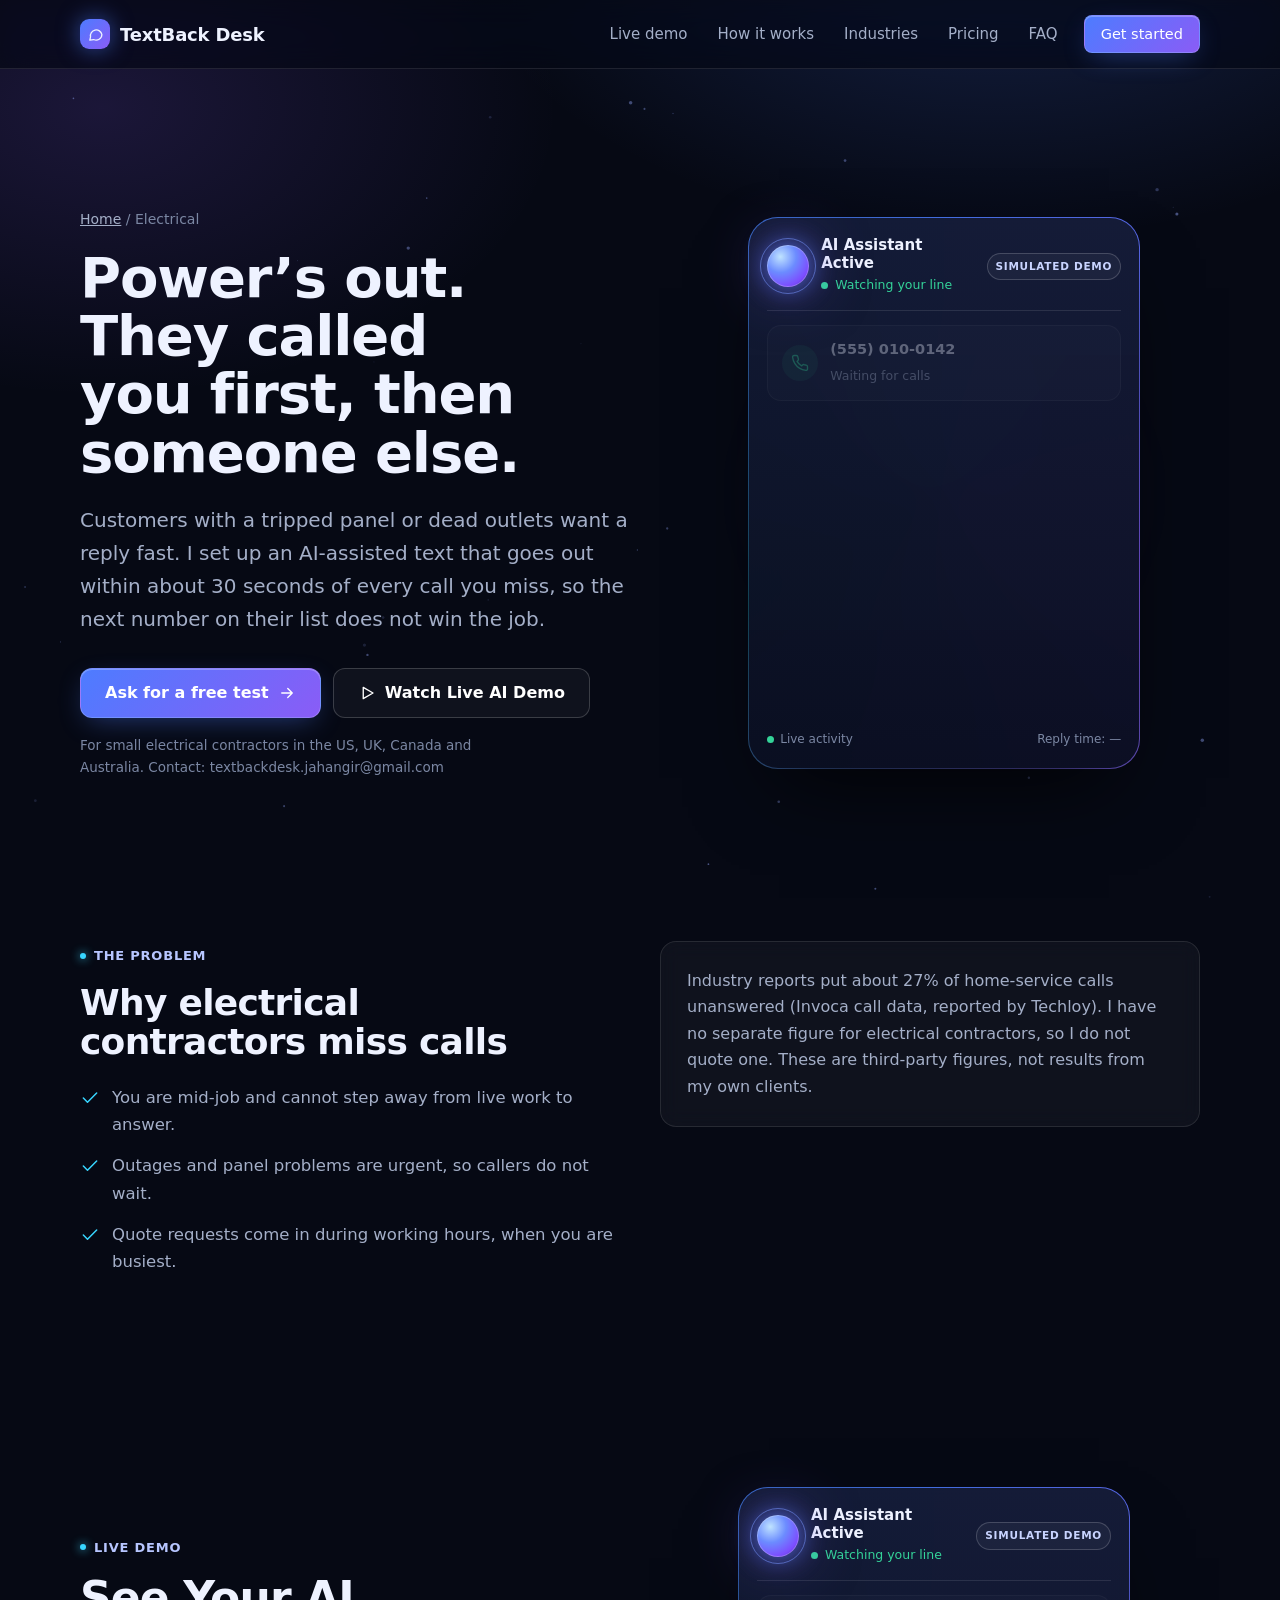
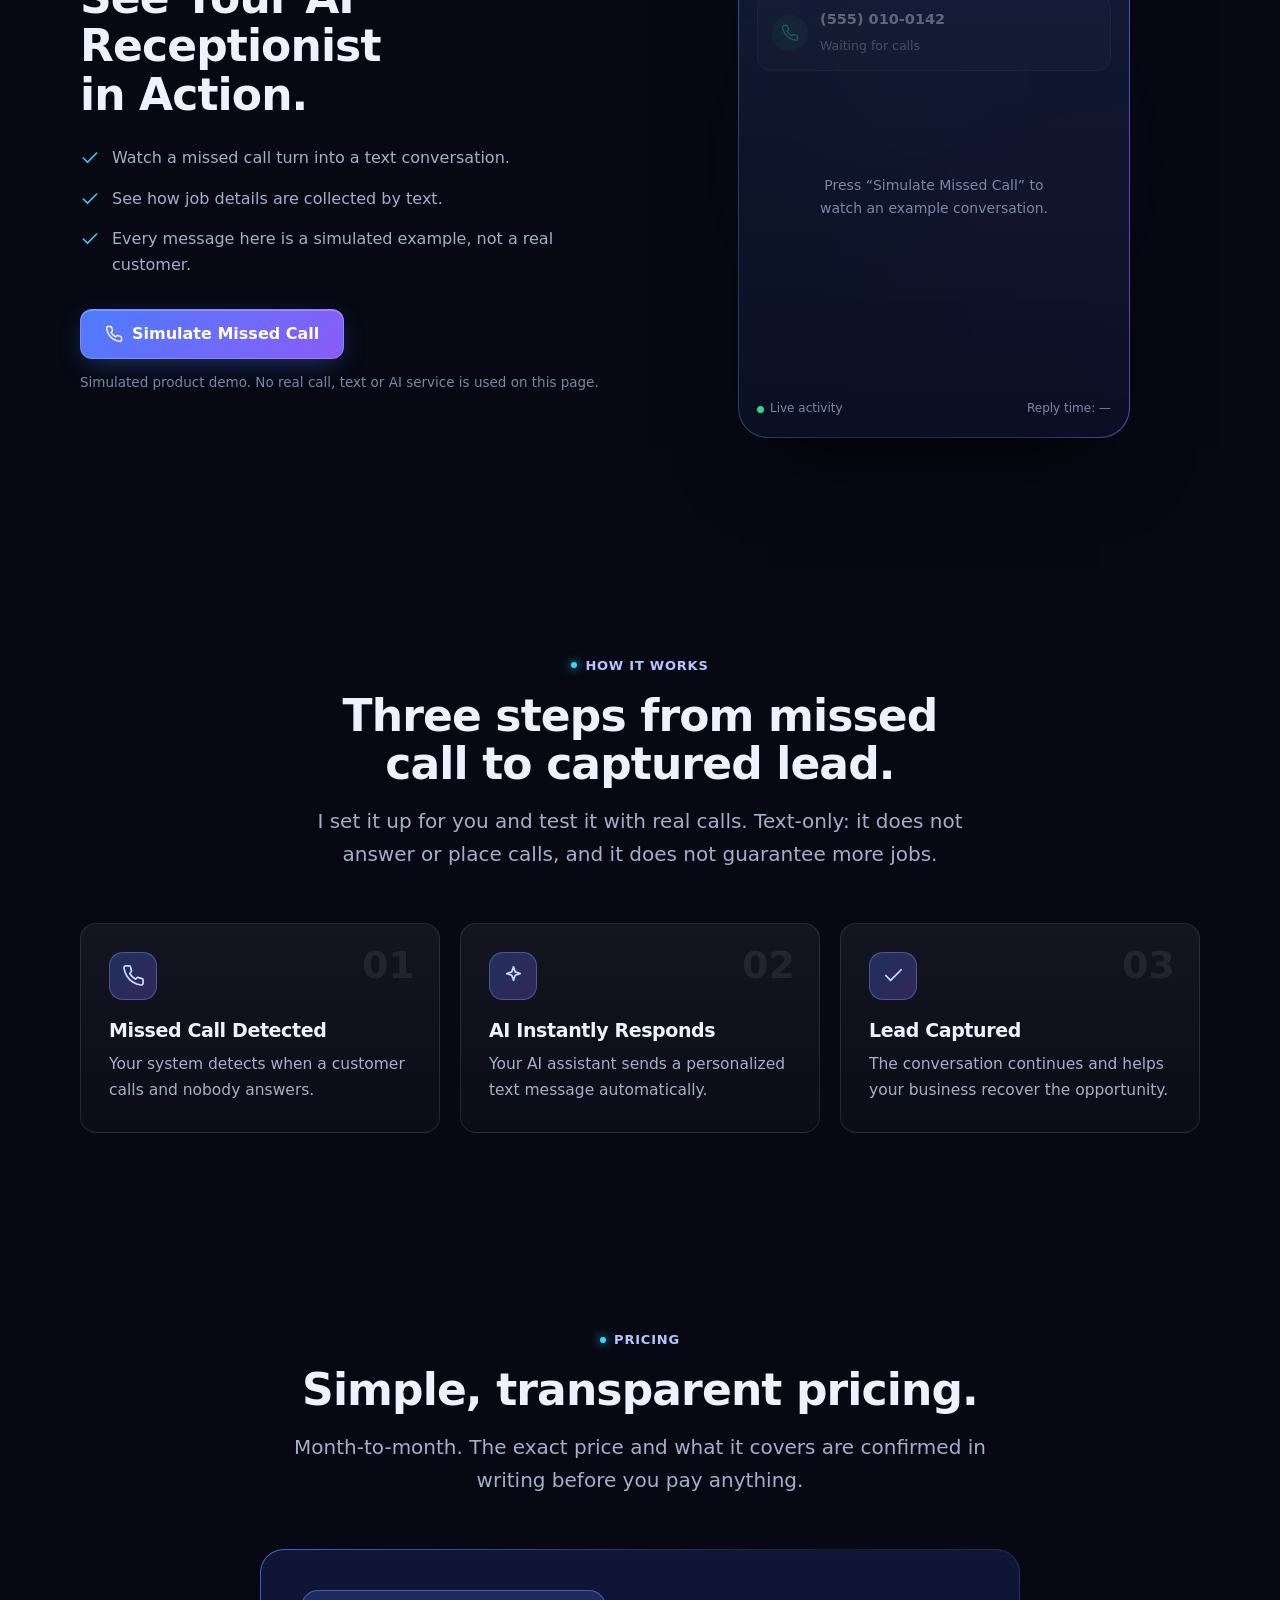
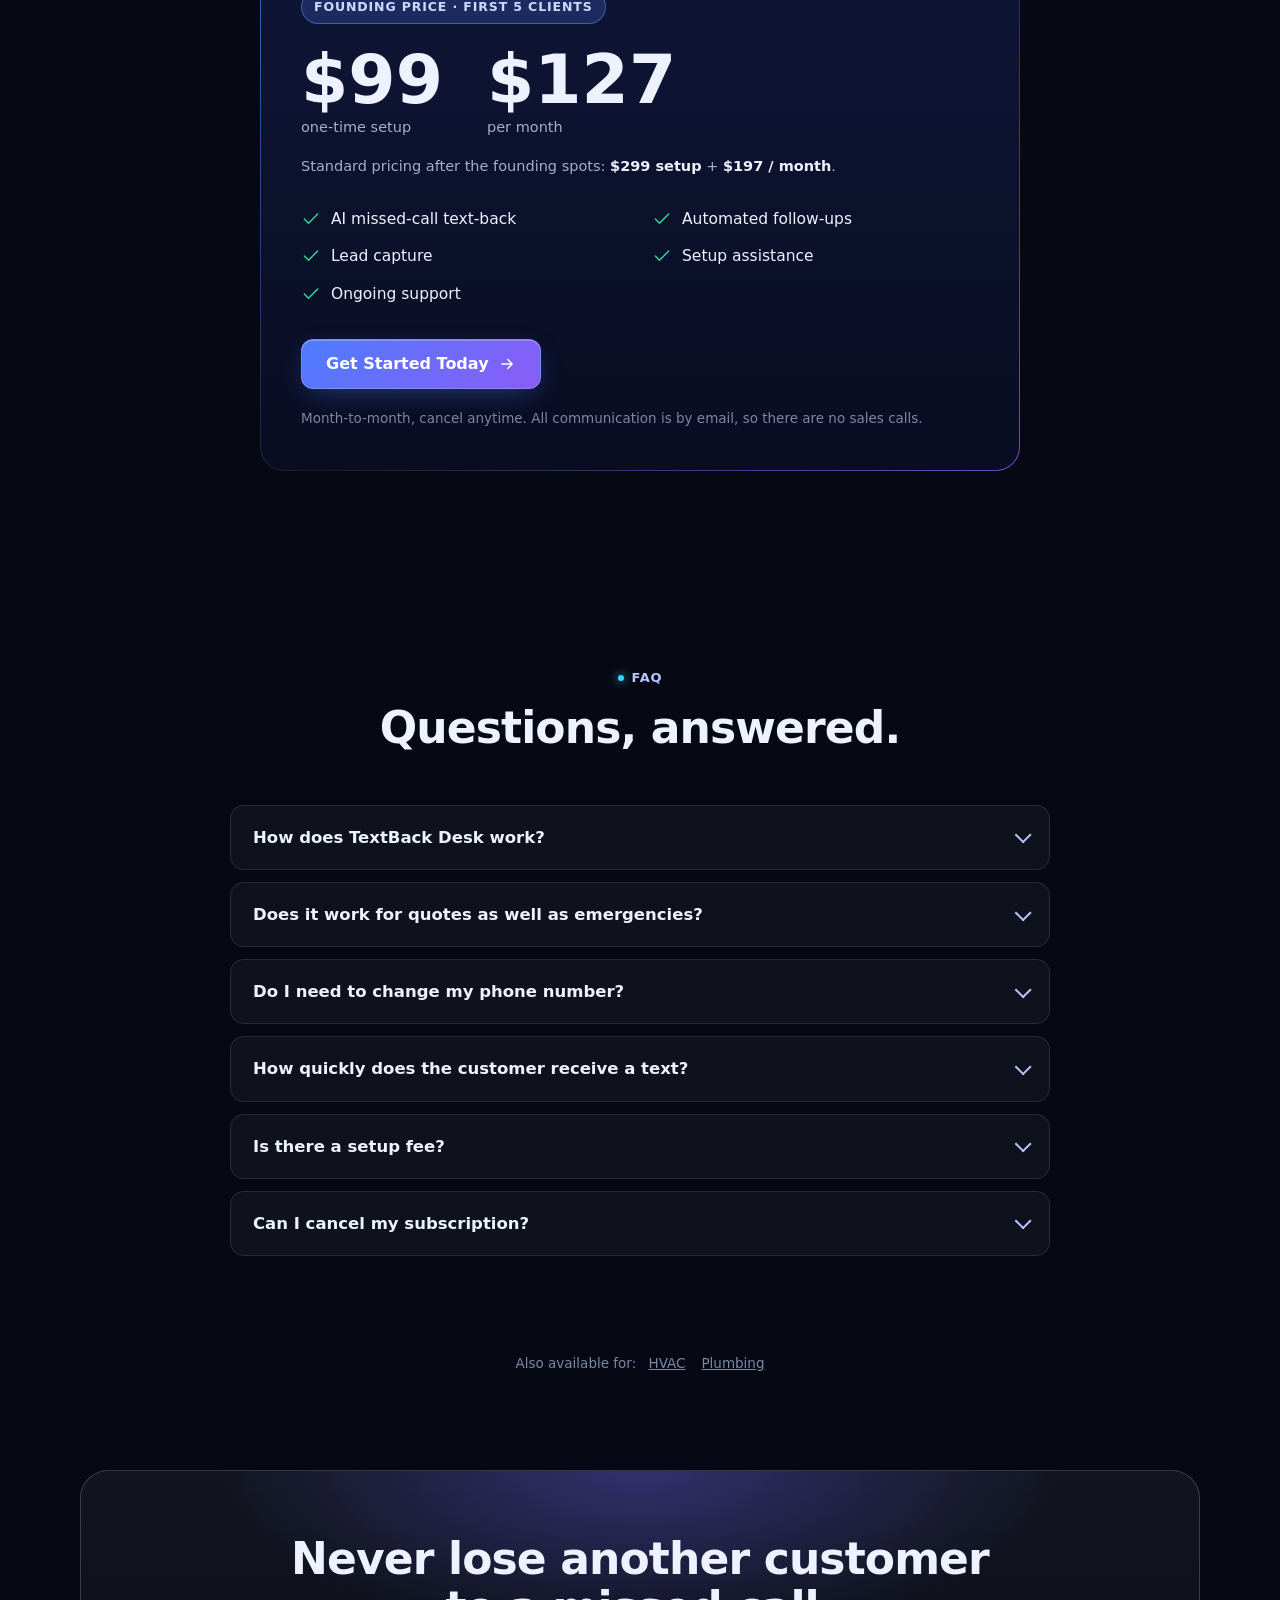
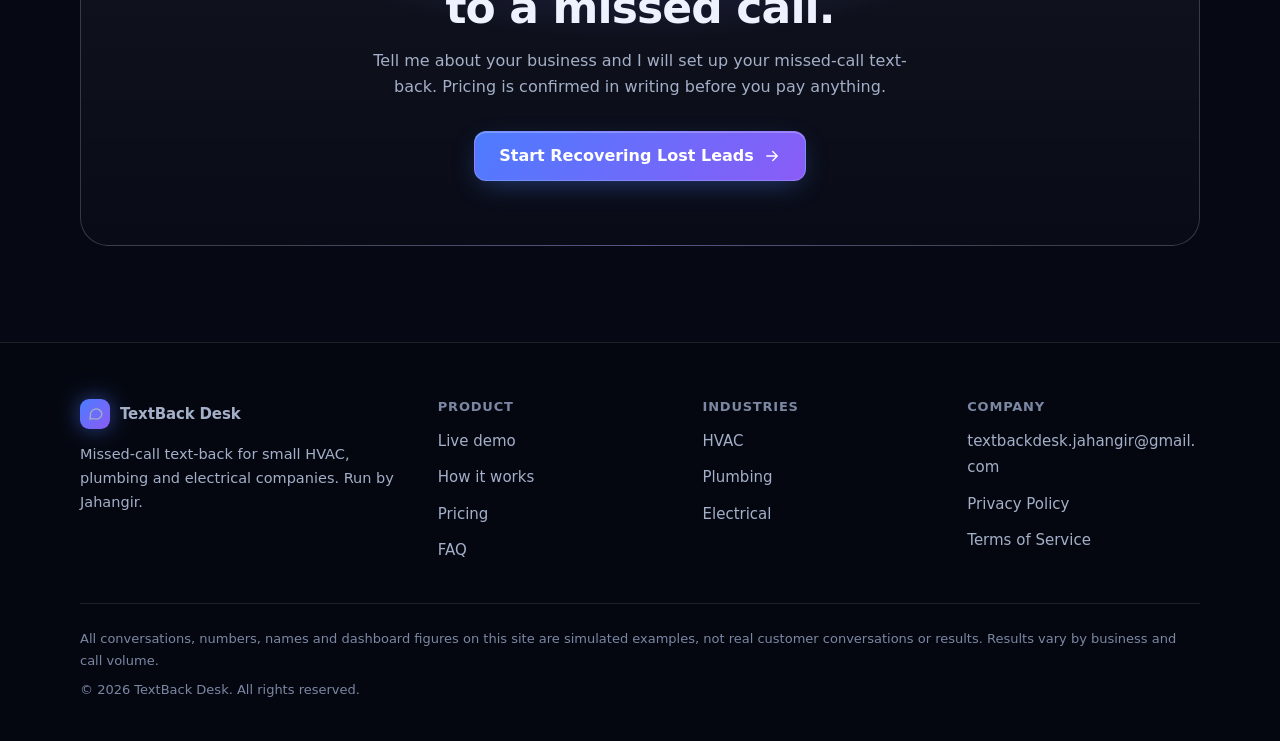
<file: electrical/index.html>
<!DOCTYPE html>
<html lang="en">
<head>
<meta charset="utf-8">
<meta http-equiv="Content-Security-Policy" content="default-src 'none'; script-src 'self'; style-src 'self' 'unsafe-inline'; img-src 'self' data:; font-src 'self'; connect-src 'none'; form-action 'none'; base-uri 'none'">
<meta name="referrer" content="strict-origin-when-cross-origin">
<meta name="viewport" content="width=device-width, initial-scale=1">
<title>Missed-Call Text-Back for Electricians | TextBack Desk</title>
<meta name="description" content="Missed-call text-back for small electrical contractors. Every missed call gets a text within about 30 seconds, written for electrical jobs.">
<link rel="canonical" href="https://jahangiribrahim66.github.io/textback-desk/electrical/">
<meta name="robots" content="index, follow">
<meta property="og:type" content="website">
<meta property="og:site_name" content="TextBack Desk">
<meta property="og:title" content="Missed-Call Text-Back for Electricians | TextBack Desk">
<meta property="og:description" content="Missed-call text-back for small electrical contractors. Every missed call gets a text within about 30 seconds, written for electrical jobs.">
<meta property="og:url" content="https://jahangiribrahim66.github.io/textback-desk/electrical/">
<meta name="twitter:card" content="summary">
<link rel="icon" href="data:image/svg+xml,%3Csvg xmlns=%27http://www.w3.org/2000/svg%27 viewBox=%270 0 32 32%27%3E%3Cdefs%3E%3ClinearGradient id=%27g%27 x1=%270%27 y1=%270%27 x2=%271%27 y2=%271%27%3E%3Cstop offset=%270%27 stop-color=%27%234d7cff%27/%3E%3Cstop offset=%271%27 stop-color=%27%238a5cf6%27/%3E%3C/linearGradient%3E%3C/defs%3E%3Crect width=%2732%27 height=%2732%27 rx=%278%27 fill=%27url(%23g)%27/%3E%3Cpath d=%27M8 10h16v9H15l-5 4v-4H8z%27 fill=%27white%27/%3E%3C/svg%3E">
<meta name="theme-color" content="#060914">
<meta name="color-scheme" content="dark">
<link rel="stylesheet" href="../assets/styles.css">
<script type="application/ld+json">{"@context": "https://schema.org", "@graph": [{"@type": "Service", "@id": "https://jahangiribrahim66.github.io/textback-desk/electrical/#service", "name": "Missed-call text-back for electrical contractors", "serviceType": "Missed-call text-back setup and management", "description": "Missed-call text-back for small electrical contractors in the US, UK, Canada and Australia. A text goes out within about 30 seconds of a missed call, written for electrical jobs.", "provider": {"@type": "Person", "name": "Jahangir", "email": "textbackdesk.jahangir@gmail.com"}, "areaServed": ["United States", "United Kingdom", "Canada", "Australia"], "audience": {"@type": "BusinessAudience", "audienceType": "electrical contractors"}, "url": "https://jahangiribrahim66.github.io/textback-desk/electrical/"}, {"@type": "BreadcrumbList", "itemListElement": [{"@type": "ListItem", "position": 1, "name": "Home", "item": "https://jahangiribrahim66.github.io/textback-desk/"}, {"@type": "ListItem", "position": 2, "name": "Missed-Call Text-Back for Electrical Contractors", "item": "https://jahangiribrahim66.github.io/textback-desk/electrical/"}]}, {"@type": "FAQPage", "mainEntity": [{"@type": "Question", "name": "How does TextBack Desk work?", "acceptedAnswer": {"@type": "Answer", "text": "When a customer calls your business number and nobody answers, an automatic text goes out to that caller. The customer can reply, the conversation collects their job details, and you see the lead so you can call back the ones worth your time. It is text-only: it does not answer or place phone calls."}}, {"@type": "Question", "name": "Does it work for quotes as well as emergencies?", "acceptedAnswer": {"@type": "Answer", "text": "Yes. The text asks what the job is, so you can read the reply and call back the emergency first and the quote request after."}}, {"@type": "Question", "name": "Do I need to change my phone number?", "acceptedAnswer": {"@type": "Answer", "text": "No. You keep your existing business number and your customers keep calling it. The exact call-handling setup depends on your phone provider and is worked out with you during setup."}}, {"@type": "Question", "name": "How quickly does the customer receive a text?", "acceptedAnswer": {"@type": "Answer", "text": "The goal is within about 30 seconds of the missed call. In the US, business texting first needs A2P 10DLC carrier registration (your legal business name, address, website and usually an EIN). Approval can take days to a couple of weeks, so texts may not go live on day one."}}, {"@type": "Question", "name": "Is there a setup fee?", "acceptedAnswer": {"@type": "Answer", "text": "Yes. The founding price for the first 5 clients is $99 setup and $127 per month. Standard pricing after that is $299 setup and $197 per month. The exact price is confirmed in writing before you pay anything."}}, {"@type": "Question", "name": "Can I cancel my subscription?", "acceptedAnswer": {"@type": "Answer", "text": "Yes. It is month-to-month and you can cancel anytime."}}]}]}</script>
</head>
<body data-trade="electrical">
<a class="skip" href="#main">Skip to content</a>
<header class="site-header">
  <div class="wrap">
    <a class="brand" href="../" aria-label="TextBack Desk home"><span class="brand-mark"><svg viewBox="0 0 24 24" fill="none" stroke="currentColor" stroke-width="1.8" stroke-linecap="round" stroke-linejoin="round" aria-hidden="true" ><path d="M21 12a8 8 0 0 1-11.6 7.1L4 20l1-4.6A8 8 0 1 1 21 12z"/></svg></span>TextBack Desk</a>
    <button class="nav-toggle" type="button" aria-expanded="false" aria-controls="site-nav" aria-label="Open menu"><span class="bars"><svg viewBox="0 0 24 24" fill="none" stroke="currentColor" stroke-width="1.8" stroke-linecap="round" stroke-linejoin="round" aria-hidden="true" ><path d="M4 7h16M4 12h16M4 17h16"/></svg></span><span class="x"><svg viewBox="0 0 24 24" fill="none" stroke="currentColor" stroke-width="1.8" stroke-linecap="round" stroke-linejoin="round" aria-hidden="true" ><path d="M6 6l12 12M18 6 6 18"/></svg></span></button>
    <nav class="nav" id="site-nav" aria-label="Main">
      <a href="../#demo">Live demo</a>
      <a href="../#how">How it works</a>
      <a href="../#industries">Industries</a>
      <a href="../#pricing">Pricing</a>
      <a href="../#faq">FAQ</a>
      <a class="btn sm" href="mailto:textbackdesk.jahangir@gmail.com?subject=Missed-call%20text-back">Get started</a>
    </nav>
  </div>
</header>

<main id="main">
<section class="hero">
  <canvas id="particles" aria-hidden="true"></canvas>
  <div class="wrap hero-grid">
    <div>
      <p class="crumbs reveal"><a href="../">Home</a> / Electrical</p>
      <h1 class="reveal">Power&rsquo;s out. They called you first, then someone else.</h1>
      <p class="lead reveal" style="--d:.08s">Customers with a tripped panel or dead outlets want a reply fast. I set up an AI-assisted text that goes out within about 30 seconds of every call you miss, so the next number on their list does not win the job.</p>
      <div class="cta-row reveal" style="--d:.16s">
        <a class="btn" href="mailto:textbackdesk.jahangir@gmail.com?subject=Free%20test%20of%20missed-call%20text-back">Ask for a free test <svg viewBox="0 0 24 24" fill="none" stroke="currentColor" stroke-width="1.8" stroke-linecap="round" stroke-linejoin="round" aria-hidden="true" ><path d="M5 12h14M13 6l6 6-6 6"/></svg></a>
        <a class="btn ghost" href="#demo"><svg viewBox="0 0 24 24" fill="none" stroke="currentColor" stroke-width="1.8" stroke-linecap="round" stroke-linejoin="round" aria-hidden="true" ><path d="M7 4.5v15l13-7.5z"/></svg> Watch Live AI Demo</a>
      </div>
      <p class="fine reveal" style="--d:.22s">For small electrical contractors in the US, UK, Canada and Australia. Contact: textbackdesk.jahangir@gmail.com</p>
    </div>
    <div class="stage"><div class="device" role="group" aria-label="Simulated demo of an AI assistant texting a missed caller">
  <div class="device-in" id="hero-sim">
    <div class="dev-top">
      <div class="orb" data-role="orb" aria-hidden="true"></div>
      <div class="dev-title"><b>AI Assistant Active</b><span><i class="pulse"></i><em style="font-style:normal" data-role="sub">Watching your line</em></span></div>
      <span class="sim-tag">Simulated demo</span>
    </div>
    <div class="call" data-role="call" data-s="idle">
      <div class="ic"><svg viewBox="0 0 24 24" fill="none" stroke="currentColor" stroke-width="1.8" stroke-linecap="round" stroke-linejoin="round" aria-hidden="true" ><path d="M22 16.9v3a2 2 0 0 1-2.2 2 19.8 19.8 0 0 1-8.6-3.1 19.5 19.5 0 0 1-6-6A19.8 19.8 0 0 1 2.1 4.2 2 2 0 0 1 4.1 2h3a2 2 0 0 1 2 1.7c.1 1 .4 1.9.7 2.8a2 2 0 0 1-.5 2.1L8.1 9.9a16 16 0 0 0 6 6l1.3-1.3a2 2 0 0 1 2.1-.4c.9.3 1.8.6 2.8.7a2 2 0 0 1 1.7 2z"/></svg></div>
      <div class="who"><b>(555) 010-0142</b><span data-role="callstate">Waiting for calls</span></div>
    </div>
    <div class="thread" data-role="thread" aria-live="polite"></div>
    <div class="lead-toast" data-role="lead">
      <div class="ic"><svg viewBox="0 0 24 24" fill="none" stroke="currentColor" stroke-width="1.8" stroke-linecap="round" stroke-linejoin="round" aria-hidden="true" ><path d="M20 6 9 17l-5-5"/></svg></div>
      <div><b>New Lead Captured</b><span data-role="lead-detail">Example lead</span></div>
    </div>
    <div class="live-row"><span><i class="pulse"></i>Live activity</span><span data-role="rt">Reply time: &mdash;</span></div>
  </div>
</div></div>
  </div>
</section>

<section style="padding-top:40px">
  <div class="wrap grid2" style="align-items:start;gap:40px">
    <div class="reveal"><span class="eyebrow">The problem</span><h2 style="font-size:clamp(26px,3.4vw,36px);margin-bottom:22px">Why electrical contractors miss calls</h2><ul class="why-list"><li><svg viewBox="0 0 24 24" fill="none" stroke="currentColor" stroke-width="1.8" stroke-linecap="round" stroke-linejoin="round" aria-hidden="true" ><path d="M20 6 9 17l-5-5"/></svg><span>You are mid-job and cannot step away from live work to answer.</span></li><li><svg viewBox="0 0 24 24" fill="none" stroke="currentColor" stroke-width="1.8" stroke-linecap="round" stroke-linejoin="round" aria-hidden="true" ><path d="M20 6 9 17l-5-5"/></svg><span>Outages and panel problems are urgent, so callers do not wait.</span></li><li><svg viewBox="0 0 24 24" fill="none" stroke="currentColor" stroke-width="1.8" stroke-linecap="round" stroke-linejoin="round" aria-hidden="true" ><path d="M20 6 9 17l-5-5"/></svg><span>Quote requests come in during working hours, when you are busiest.</span></li></ul></div>
    <div class="glass reveal" style="padding:26px;--d:.1s"><p style="color:var(--muted)">Industry reports put about 27% of home-service calls unanswered (Invoca call data, reported by Techloy). I have no separate figure for electrical contractors, so I do not quote one. These are third-party figures, not results from my own clients.</p></div>
  </div>
</section>

<section id="demo">
  <div class="wrap demo-grid">
    <div class="demo-copy reveal">
      <span class="eyebrow">Live demo</span>
      <h2>See Your AI Receptionist in Action.</h2>
      <ul><li><svg viewBox="0 0 24 24" fill="none" stroke="currentColor" stroke-width="1.8" stroke-linecap="round" stroke-linejoin="round" aria-hidden="true" ><path d="M20 6 9 17l-5-5"/></svg><span>Watch a missed call turn into a text conversation.</span></li><li><svg viewBox="0 0 24 24" fill="none" stroke="currentColor" stroke-width="1.8" stroke-linecap="round" stroke-linejoin="round" aria-hidden="true" ><path d="M20 6 9 17l-5-5"/></svg><span>See how job details are collected by text.</span></li><li><svg viewBox="0 0 24 24" fill="none" stroke="currentColor" stroke-width="1.8" stroke-linecap="round" stroke-linejoin="round" aria-hidden="true" ><path d="M20 6 9 17l-5-5"/></svg><span>Every message here is a simulated example, not a real customer.</span></li></ul>
      <div class="demo-actions">
        <button class="btn" id="sim-btn" type="button"><svg viewBox="0 0 24 24" fill="none" stroke="currentColor" stroke-width="1.8" stroke-linecap="round" stroke-linejoin="round" aria-hidden="true" ><path d="M22 16.9v3a2 2 0 0 1-2.2 2 19.8 19.8 0 0 1-8.6-3.1 19.5 19.5 0 0 1-6-6A19.8 19.8 0 0 1 2.1 4.2 2 2 0 0 1 4.1 2h3a2 2 0 0 1 2 1.7c.1 1 .4 1.9.7 2.8a2 2 0 0 1-.5 2.1L8.1 9.9a16 16 0 0 0 6 6l1.3-1.3a2 2 0 0 1 2.1-.4c.9.3 1.8.6 2.8.7a2 2 0 0 1 1.7 2z"/></svg><span>Simulate Missed Call</span></button>
        <p class="fine">Simulated product demo. No real call, text or AI service is used on this page.</p>
      </div>
    </div>
    <div class="stage reveal" style="--d:.1s"><div class="device" role="group" aria-label="Interactive simulated text conversation">
  <div class="device-in" id="demo-sim">
    <div class="dev-top">
      <div class="orb" data-role="orb" aria-hidden="true"></div>
      <div class="dev-title"><b>AI Assistant Active</b><span><i class="pulse"></i><em style="font-style:normal" data-role="sub">Watching your line</em></span></div>
      <span class="sim-tag">Simulated demo</span>
    </div>
    <div class="call" data-role="call" data-s="idle">
      <div class="ic"><svg viewBox="0 0 24 24" fill="none" stroke="currentColor" stroke-width="1.8" stroke-linecap="round" stroke-linejoin="round" aria-hidden="true" ><path d="M22 16.9v3a2 2 0 0 1-2.2 2 19.8 19.8 0 0 1-8.6-3.1 19.5 19.5 0 0 1-6-6A19.8 19.8 0 0 1 2.1 4.2 2 2 0 0 1 4.1 2h3a2 2 0 0 1 2 1.7c.1 1 .4 1.9.7 2.8a2 2 0 0 1-.5 2.1L8.1 9.9a16 16 0 0 0 6 6l1.3-1.3a2 2 0 0 1 2.1-.4c.9.3 1.8.6 2.8.7a2 2 0 0 1 1.7 2z"/></svg></div>
      <div class="who"><b>(555) 010-0142</b><span data-role="callstate">Waiting for calls</span></div>
    </div>
    <div class="thread" data-role="thread" aria-live="polite"></div>
    <div class="lead-toast" data-role="lead">
      <div class="ic"><svg viewBox="0 0 24 24" fill="none" stroke="currentColor" stroke-width="1.8" stroke-linecap="round" stroke-linejoin="round" aria-hidden="true" ><path d="M20 6 9 17l-5-5"/></svg></div>
      <div><b>New Lead Captured</b><span data-role="lead-detail">Example lead</span></div>
    </div>
    <div class="live-row"><span><i class="pulse"></i>Live activity</span><span data-role="rt">Reply time: &mdash;</span></div>
  </div>
</div></div>
  </div>
</section>

<section id="how">
  <div class="wrap">
    <div class="sec-head reveal"><span class="eyebrow">How it works</span><h2>Three steps from missed call to captured lead.</h2><p class="lead">I set it up for you and test it with real calls. Text-only: it does not answer or place calls, and it does not guarantee more jobs.</p></div>
    <div class="grid3"><div class="card reveal" style="--d:0.0s"><span class="step-n">01</span><div class="icon"><svg viewBox="0 0 24 24" fill="none" stroke="currentColor" stroke-width="1.8" stroke-linecap="round" stroke-linejoin="round" aria-hidden="true" ><path d="M22 16.9v3a2 2 0 0 1-2.2 2 19.8 19.8 0 0 1-8.6-3.1 19.5 19.5 0 0 1-6-6A19.8 19.8 0 0 1 2.1 4.2 2 2 0 0 1 4.1 2h3a2 2 0 0 1 2 1.7c.1 1 .4 1.9.7 2.8a2 2 0 0 1-.5 2.1L8.1 9.9a16 16 0 0 0 6 6l1.3-1.3a2 2 0 0 1 2.1-.4c.9.3 1.8.6 2.8.7a2 2 0 0 1 1.7 2z"/></svg></div><h3>Missed Call Detected</h3><p>Your system detects when a customer calls and nobody answers.</p></div><div class="card reveal" style="--d:0.1s"><span class="step-n">02</span><div class="icon"><svg viewBox="0 0 24 24" fill="none" stroke="currentColor" stroke-width="1.8" stroke-linecap="round" stroke-linejoin="round" aria-hidden="true" ><path d="M12 3l1.8 5.2L19 10l-5.2 1.8L12 17l-1.8-5.2L5 10l5.2-1.8L12 3z"/></svg></div><h3>AI Instantly Responds</h3><p>Your AI assistant sends a personalized text message automatically.</p></div><div class="card reveal" style="--d:0.2s"><span class="step-n">03</span><div class="icon"><svg viewBox="0 0 24 24" fill="none" stroke="currentColor" stroke-width="1.8" stroke-linecap="round" stroke-linejoin="round" aria-hidden="true" ><path d="M20 6 9 17l-5-5"/></svg></div><h3>Lead Captured</h3><p>The conversation continues and helps your business recover the opportunity.</p></div></div>
  </div>
</section>

<section id="pricing">
  <div class="wrap">
    <div class="sec-head reveal"><span class="eyebrow">Pricing</span><h2>Simple, transparent pricing.</h2><p class="lead">Month-to-month. The exact price and what it covers are confirmed in writing before you pay anything.</p></div>
    <div class="price-card reveal"><div class="price-in">
      <span class="price-flag">Founding price &middot; first 5 clients</span>
      <div class="price-nums"><div><b>$99</b><span>one-time setup</span></div><div><b>$127</b><span>per month</span></div></div>
      <p class="reg">Standard pricing after the founding spots: <b>$299 setup</b> + <b>$197 / month</b>.</p>
      <ul class="checks"><li><svg viewBox="0 0 24 24" fill="none" stroke="currentColor" stroke-width="1.8" stroke-linecap="round" stroke-linejoin="round" aria-hidden="true" ><path d="M20 6 9 17l-5-5"/></svg><span>AI missed-call text-back</span></li><li><svg viewBox="0 0 24 24" fill="none" stroke="currentColor" stroke-width="1.8" stroke-linecap="round" stroke-linejoin="round" aria-hidden="true" ><path d="M20 6 9 17l-5-5"/></svg><span>Automated follow-ups</span></li><li><svg viewBox="0 0 24 24" fill="none" stroke="currentColor" stroke-width="1.8" stroke-linecap="round" stroke-linejoin="round" aria-hidden="true" ><path d="M20 6 9 17l-5-5"/></svg><span>Lead capture</span></li><li><svg viewBox="0 0 24 24" fill="none" stroke="currentColor" stroke-width="1.8" stroke-linecap="round" stroke-linejoin="round" aria-hidden="true" ><path d="M20 6 9 17l-5-5"/></svg><span>Setup assistance</span></li><li><svg viewBox="0 0 24 24" fill="none" stroke="currentColor" stroke-width="1.8" stroke-linecap="round" stroke-linejoin="round" aria-hidden="true" ><path d="M20 6 9 17l-5-5"/></svg><span>Ongoing support</span></li></ul>
      <a class="btn" href="mailto:textbackdesk.jahangir@gmail.com?subject=Get%20started%20with%20TextBack%20Desk">Get Started Today <svg viewBox="0 0 24 24" fill="none" stroke="currentColor" stroke-width="1.8" stroke-linecap="round" stroke-linejoin="round" aria-hidden="true" ><path d="M5 12h14M13 6l6 6-6 6"/></svg></a>
      <p class="fine">Month-to-month, cancel anytime. All communication is by email, so there are no sales calls.</p>
    </div></div>
  </div>
</section>

<section id="faq">
  <div class="wrap">
    <div class="sec-head reveal"><span class="eyebrow">FAQ</span><h2>Questions, answered.</h2></div>
    <div class="faq reveal"><details><summary>How does TextBack Desk work?</summary><p>When a customer calls your business number and nobody answers, an automatic text goes out to that caller. The customer can reply, the conversation collects their job details, and you see the lead so you can call back the ones worth your time. It is text-only: it does not answer or place phone calls.</p></details><details><summary>Does it work for quotes as well as emergencies?</summary><p>Yes. The text asks what the job is, so you can read the reply and call back the emergency first and the quote request after.</p></details><details><summary>Do I need to change my phone number?</summary><p>No. You keep your existing business number and your customers keep calling it. The exact call-handling setup depends on your phone provider and is worked out with you during setup.</p></details><details><summary>How quickly does the customer receive a text?</summary><p>The goal is within about 30 seconds of the missed call. In the US, business texting first needs A2P 10DLC carrier registration (your legal business name, address, website and usually an EIN). Approval can take days to a couple of weeks, so texts may not go live on day one.</p></details><details><summary>Is there a setup fee?</summary><p>Yes. The founding price for the first 5 clients is $99 setup and $127 per month. Standard pricing after that is $299 setup and $197 per month. The exact price is confirmed in writing before you pay anything.</p></details><details><summary>Can I cancel my subscription?</summary><p>Yes. It is month-to-month and you can cancel anytime.</p></details></div>
  </div>
</section>

<section style="padding:0 0 24px"><div class="wrap fine" style="text-align:center">Also available for: <ul style="display:inline-flex;gap:16px;list-style:none;padding:0;margin:0 0 0 8px;flex-wrap:wrap;justify-content:center"><li><a href="../hvac/">HVAC</a></li><li><a href="../plumbing/">Plumbing</a></li></ul></div></section>

<section class="final">
  <div class="wrap"><div class="final-card reveal">
    <h2>Never lose another customer<br>to a missed call.</h2>
    <p>Tell me about your business and I will set up your missed-call text-back. Pricing is confirmed in writing before you pay anything.</p>
    <div class="cta-row"><a class="btn" href="mailto:textbackdesk.jahangir@gmail.com?subject=Start%20recovering%20lost%20leads">Start Recovering Lost Leads <svg viewBox="0 0 24 24" fill="none" stroke="currentColor" stroke-width="1.8" stroke-linecap="round" stroke-linejoin="round" aria-hidden="true" ><path d="M5 12h14M13 6l6 6-6 6"/></svg></a></div>
  </div></div>
</section>
</main>
<footer class="site-footer">
  <div class="wrap">
    <div class="foot-grid">
      <div>
        <a class="brand" href="../"><span class="brand-mark"><svg viewBox="0 0 24 24" fill="none" stroke="currentColor" stroke-width="1.8" stroke-linecap="round" stroke-linejoin="round" aria-hidden="true" ><path d="M21 12a8 8 0 0 1-11.6 7.1L4 20l1-4.6A8 8 0 1 1 21 12z"/></svg></span>TextBack Desk</a>
        <p>Missed-call text-back for small HVAC, plumbing and electrical companies. Run by Jahangir.</p>
      </div>
      <div><h4>Product</h4><ul><li><a href="../#demo">Live demo</a></li><li><a href="../#how">How it works</a></li><li><a href="../#pricing">Pricing</a></li><li><a href="../#faq">FAQ</a></li></ul></div>
      <div><h4>Industries</h4><ul><li><a href="../hvac/">HVAC</a></li><li><a href="../plumbing/">Plumbing</a></li><li><a href="../electrical/">Electrical</a></li></ul></div>
      <div><h4>Company</h4><ul><li><a href="mailto:textbackdesk.jahangir@gmail.com?subject=TextBack%20Desk">textbackdesk.jahangir@gmail.com</a></li><li><a href="../privacy/">Privacy Policy</a></li><li><a href="../terms/">Terms of Service</a></li></ul></div>
    </div>
    <div class="foot-note">
      <span>All conversations, numbers, names and dashboard figures on this site are simulated examples, not real customer conversations or results. Results vary by business and call volume.</span>
      <span>&copy; <span id="year">2026</span> TextBack Desk. All rights reserved.</span>
    </div>
  </div>
</footer>
<script src="../assets/app.js" defer></script>
</body>
</html>
</file>
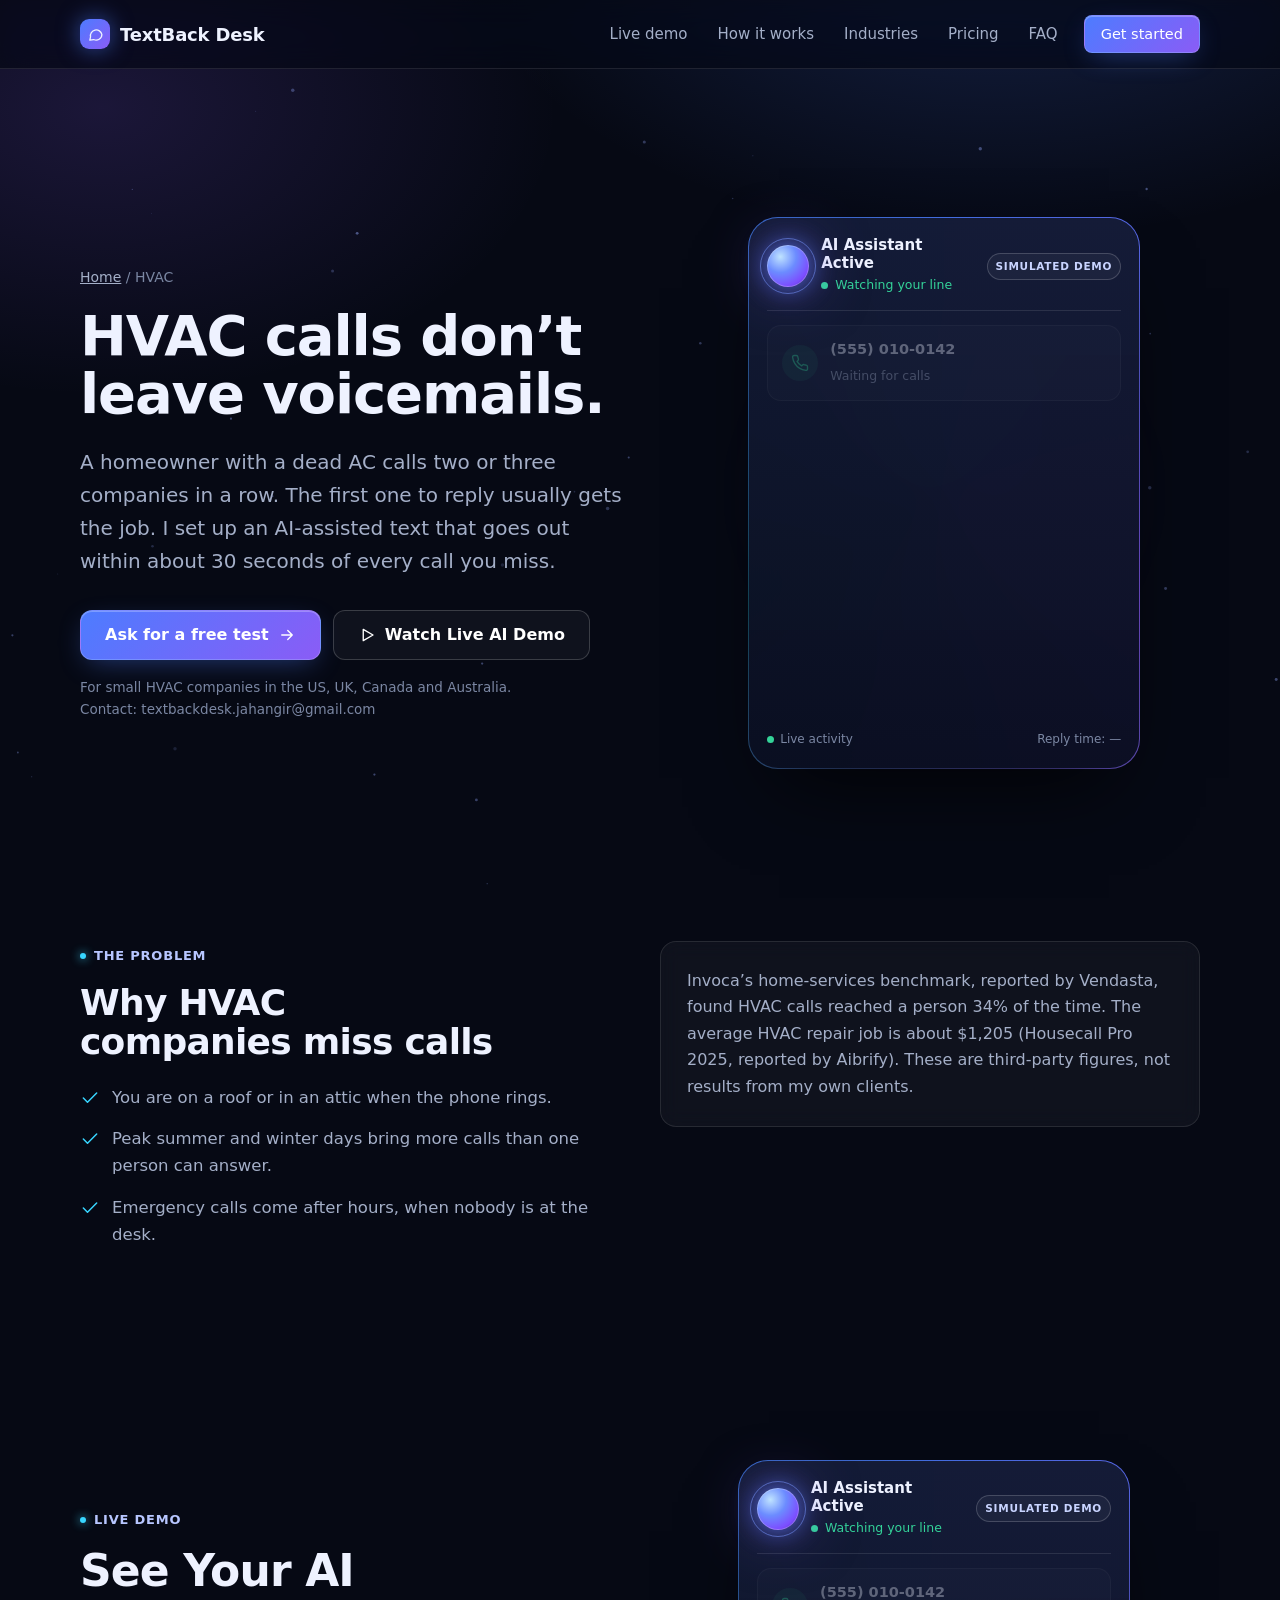
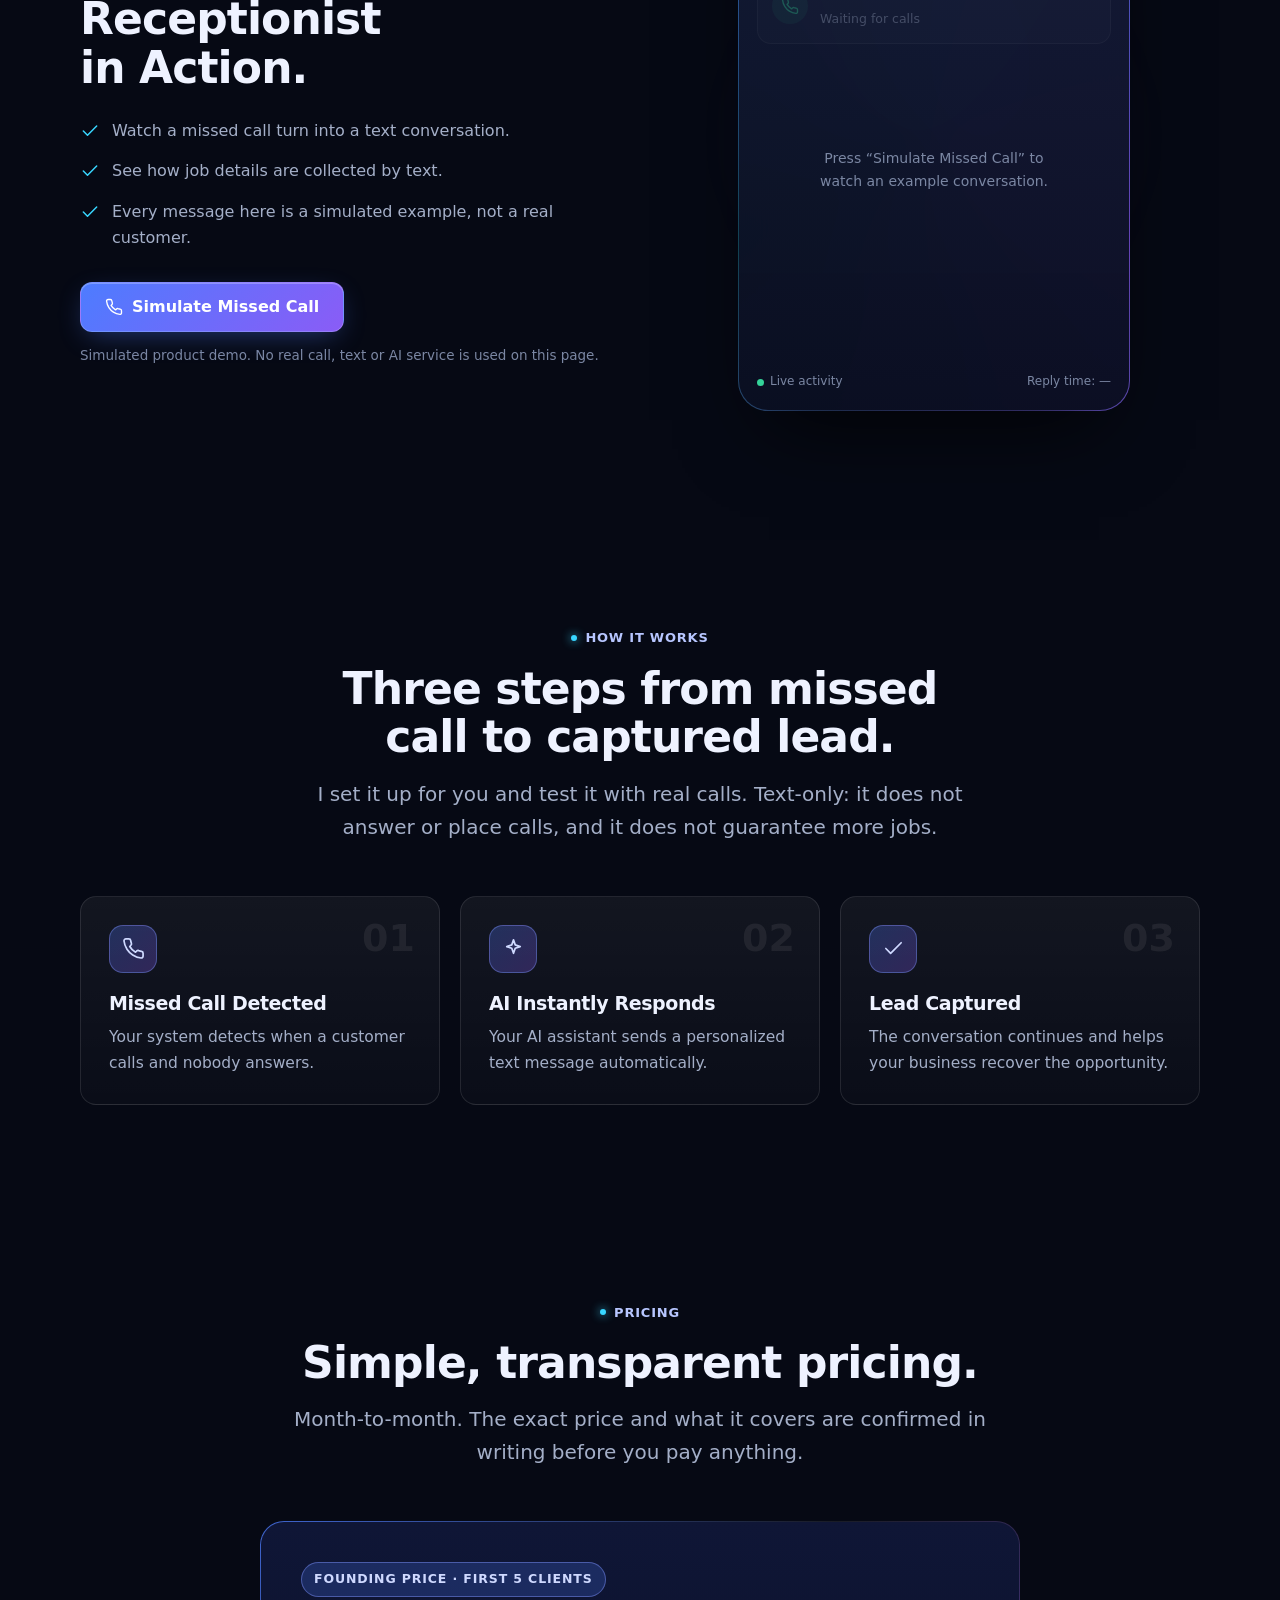
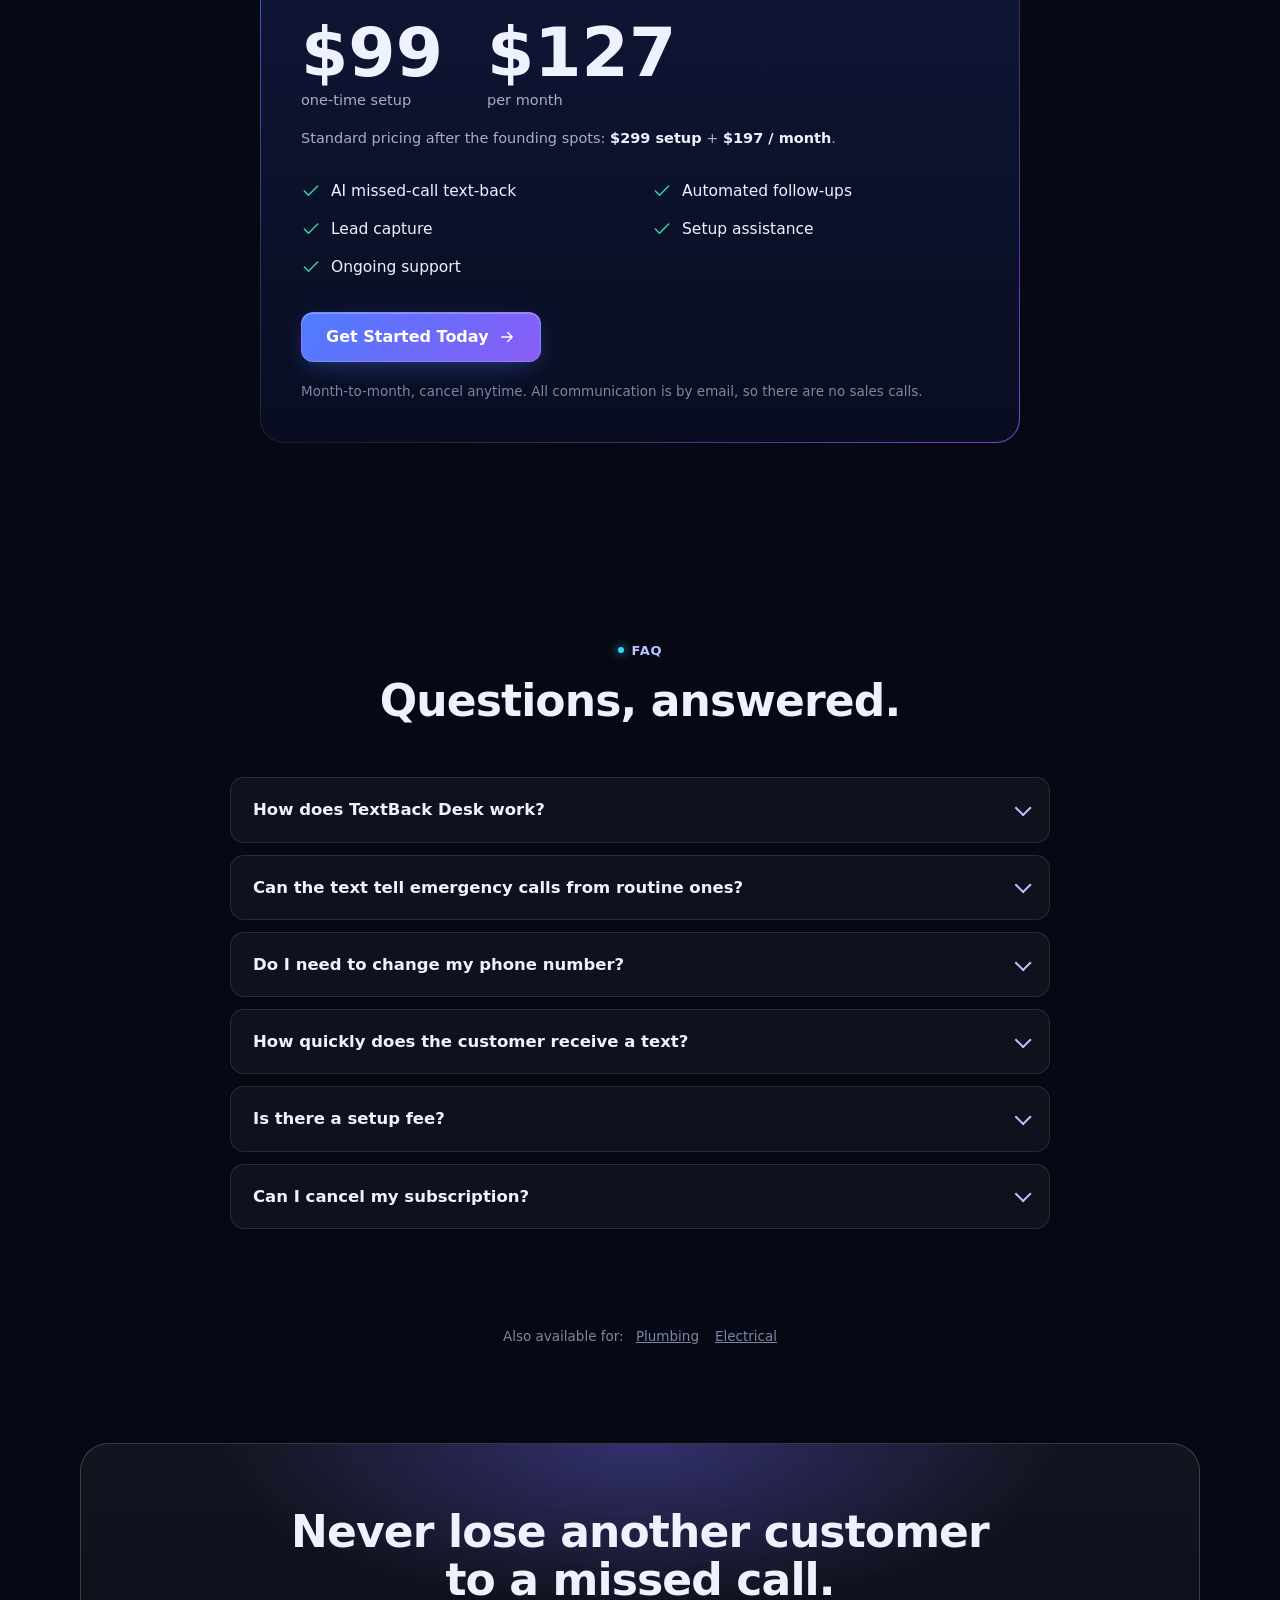
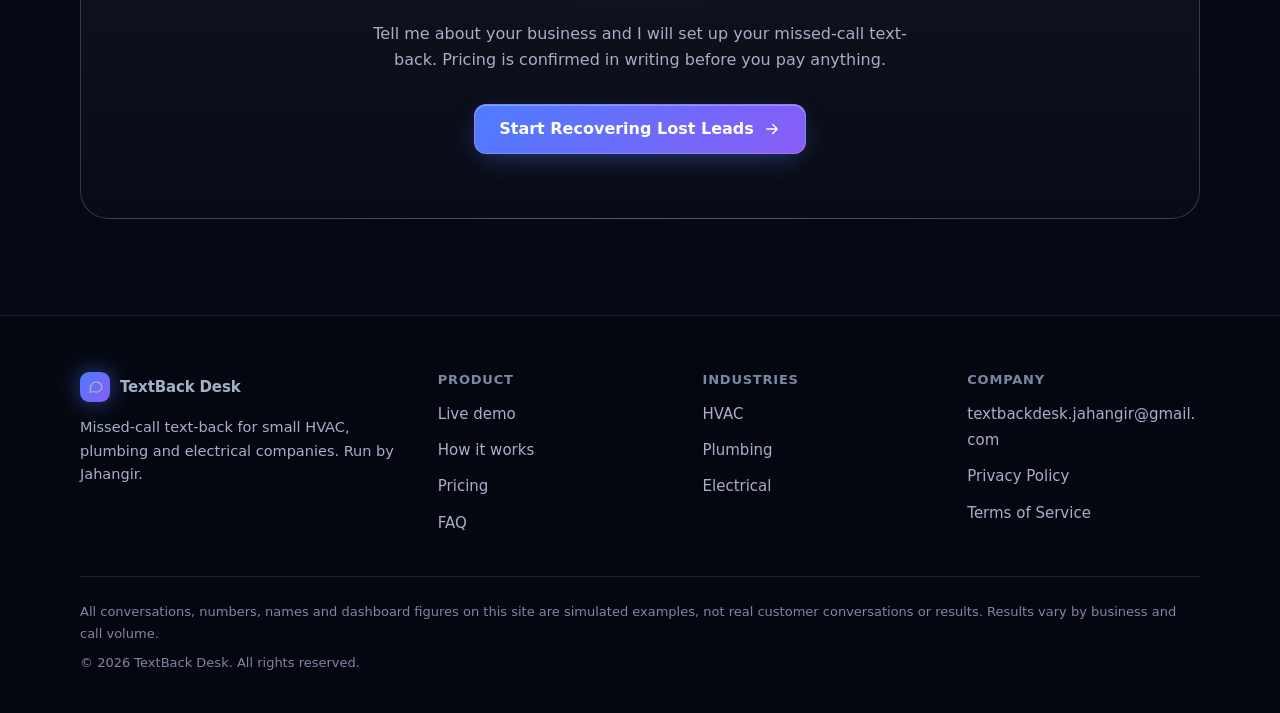
<file: hvac/index.html>
<!DOCTYPE html>
<html lang="en">
<head>
<meta charset="utf-8">
<meta http-equiv="Content-Security-Policy" content="default-src 'none'; script-src 'self'; style-src 'self' 'unsafe-inline'; img-src 'self' data:; font-src 'self'; connect-src 'none'; form-action 'none'; base-uri 'none'">
<meta name="referrer" content="strict-origin-when-cross-origin">
<meta name="viewport" content="width=device-width, initial-scale=1">
<title>Missed-Call Text-Back for HVAC Companies | TextBack Desk</title>
<meta name="description" content="Missed-call text-back for small HVAC companies. Every missed call gets a text within about 30 seconds, written for AC and heating jobs.">
<link rel="canonical" href="https://jahangiribrahim66.github.io/textback-desk/hvac/">
<meta name="robots" content="index, follow">
<meta property="og:type" content="website">
<meta property="og:site_name" content="TextBack Desk">
<meta property="og:title" content="Missed-Call Text-Back for HVAC Companies | TextBack Desk">
<meta property="og:description" content="Missed-call text-back for small HVAC companies. Every missed call gets a text within about 30 seconds, written for AC and heating jobs.">
<meta property="og:url" content="https://jahangiribrahim66.github.io/textback-desk/hvac/">
<meta name="twitter:card" content="summary">
<link rel="icon" href="data:image/svg+xml,%3Csvg xmlns=%27http://www.w3.org/2000/svg%27 viewBox=%270 0 32 32%27%3E%3Cdefs%3E%3ClinearGradient id=%27g%27 x1=%270%27 y1=%270%27 x2=%271%27 y2=%271%27%3E%3Cstop offset=%270%27 stop-color=%27%234d7cff%27/%3E%3Cstop offset=%271%27 stop-color=%27%238a5cf6%27/%3E%3C/linearGradient%3E%3C/defs%3E%3Crect width=%2732%27 height=%2732%27 rx=%278%27 fill=%27url(%23g)%27/%3E%3Cpath d=%27M8 10h16v9H15l-5 4v-4H8z%27 fill=%27white%27/%3E%3C/svg%3E">
<meta name="theme-color" content="#060914">
<meta name="color-scheme" content="dark">
<link rel="stylesheet" href="../assets/styles.css">
<script type="application/ld+json">{"@context": "https://schema.org", "@graph": [{"@type": "Service", "@id": "https://jahangiribrahim66.github.io/textback-desk/hvac/#service", "name": "Missed-call text-back for HVAC companies", "serviceType": "Missed-call text-back setup and management", "description": "Missed-call text-back for small HVAC companies in the US, UK, Canada and Australia. A text goes out within about 30 seconds of a missed call, written for HVAC jobs.", "provider": {"@type": "Person", "name": "Jahangir", "email": "textbackdesk.jahangir@gmail.com"}, "areaServed": ["United States", "United Kingdom", "Canada", "Australia"], "audience": {"@type": "BusinessAudience", "audienceType": "HVAC companies"}, "url": "https://jahangiribrahim66.github.io/textback-desk/hvac/"}, {"@type": "BreadcrumbList", "itemListElement": [{"@type": "ListItem", "position": 1, "name": "Home", "item": "https://jahangiribrahim66.github.io/textback-desk/"}, {"@type": "ListItem", "position": 2, "name": "Missed-Call Text-Back for HVAC Companies", "item": "https://jahangiribrahim66.github.io/textback-desk/hvac/"}]}, {"@type": "FAQPage", "mainEntity": [{"@type": "Question", "name": "How does TextBack Desk work?", "acceptedAnswer": {"@type": "Answer", "text": "When a customer calls your business number and nobody answers, an automatic text goes out to that caller. The customer can reply, the conversation collects their job details, and you see the lead so you can call back the ones worth your time. It is text-only: it does not answer or place phone calls."}}, {"@type": "Question", "name": "Can the text tell emergency calls from routine ones?", "acceptedAnswer": {"@type": "Answer", "text": "The text asks one simple question about what is wrong. You read the reply and decide who to call back first. It does not dispatch a technician or book a job by itself."}}, {"@type": "Question", "name": "Do I need to change my phone number?", "acceptedAnswer": {"@type": "Answer", "text": "No. You keep your existing business number and your customers keep calling it. The exact call-handling setup depends on your phone provider and is worked out with you during setup."}}, {"@type": "Question", "name": "How quickly does the customer receive a text?", "acceptedAnswer": {"@type": "Answer", "text": "The goal is within about 30 seconds of the missed call. In the US, business texting first needs A2P 10DLC carrier registration (your legal business name, address, website and usually an EIN). Approval can take days to a couple of weeks, so texts may not go live on day one."}}, {"@type": "Question", "name": "Is there a setup fee?", "acceptedAnswer": {"@type": "Answer", "text": "Yes. The founding price for the first 5 clients is $99 setup and $127 per month. Standard pricing after that is $299 setup and $197 per month. The exact price is confirmed in writing before you pay anything."}}, {"@type": "Question", "name": "Can I cancel my subscription?", "acceptedAnswer": {"@type": "Answer", "text": "Yes. It is month-to-month and you can cancel anytime."}}]}]}</script>
</head>
<body data-trade="hvac">
<a class="skip" href="#main">Skip to content</a>
<header class="site-header">
  <div class="wrap">
    <a class="brand" href="../" aria-label="TextBack Desk home"><span class="brand-mark"><svg viewBox="0 0 24 24" fill="none" stroke="currentColor" stroke-width="1.8" stroke-linecap="round" stroke-linejoin="round" aria-hidden="true" ><path d="M21 12a8 8 0 0 1-11.6 7.1L4 20l1-4.6A8 8 0 1 1 21 12z"/></svg></span>TextBack Desk</a>
    <button class="nav-toggle" type="button" aria-expanded="false" aria-controls="site-nav" aria-label="Open menu"><span class="bars"><svg viewBox="0 0 24 24" fill="none" stroke="currentColor" stroke-width="1.8" stroke-linecap="round" stroke-linejoin="round" aria-hidden="true" ><path d="M4 7h16M4 12h16M4 17h16"/></svg></span><span class="x"><svg viewBox="0 0 24 24" fill="none" stroke="currentColor" stroke-width="1.8" stroke-linecap="round" stroke-linejoin="round" aria-hidden="true" ><path d="M6 6l12 12M18 6 6 18"/></svg></span></button>
    <nav class="nav" id="site-nav" aria-label="Main">
      <a href="../#demo">Live demo</a>
      <a href="../#how">How it works</a>
      <a href="../#industries">Industries</a>
      <a href="../#pricing">Pricing</a>
      <a href="../#faq">FAQ</a>
      <a class="btn sm" href="mailto:textbackdesk.jahangir@gmail.com?subject=Missed-call%20text-back">Get started</a>
    </nav>
  </div>
</header>

<main id="main">
<section class="hero">
  <canvas id="particles" aria-hidden="true"></canvas>
  <div class="wrap hero-grid">
    <div>
      <p class="crumbs reveal"><a href="../">Home</a> / HVAC</p>
      <h1 class="reveal">HVAC calls don&rsquo;t leave voicemails.</h1>
      <p class="lead reveal" style="--d:.08s">A homeowner with a dead AC calls two or three companies in a row. The first one to reply usually gets the job. I set up an AI-assisted text that goes out within about 30 seconds of every call you miss.</p>
      <div class="cta-row reveal" style="--d:.16s">
        <a class="btn" href="mailto:textbackdesk.jahangir@gmail.com?subject=Free%20test%20of%20missed-call%20text-back">Ask for a free test <svg viewBox="0 0 24 24" fill="none" stroke="currentColor" stroke-width="1.8" stroke-linecap="round" stroke-linejoin="round" aria-hidden="true" ><path d="M5 12h14M13 6l6 6-6 6"/></svg></a>
        <a class="btn ghost" href="#demo"><svg viewBox="0 0 24 24" fill="none" stroke="currentColor" stroke-width="1.8" stroke-linecap="round" stroke-linejoin="round" aria-hidden="true" ><path d="M7 4.5v15l13-7.5z"/></svg> Watch Live AI Demo</a>
      </div>
      <p class="fine reveal" style="--d:.22s">For small HVAC companies in the US, UK, Canada and Australia. Contact: textbackdesk.jahangir@gmail.com</p>
    </div>
    <div class="stage"><div class="device" role="group" aria-label="Simulated demo of an AI assistant texting a missed caller">
  <div class="device-in" id="hero-sim">
    <div class="dev-top">
      <div class="orb" data-role="orb" aria-hidden="true"></div>
      <div class="dev-title"><b>AI Assistant Active</b><span><i class="pulse"></i><em style="font-style:normal" data-role="sub">Watching your line</em></span></div>
      <span class="sim-tag">Simulated demo</span>
    </div>
    <div class="call" data-role="call" data-s="idle">
      <div class="ic"><svg viewBox="0 0 24 24" fill="none" stroke="currentColor" stroke-width="1.8" stroke-linecap="round" stroke-linejoin="round" aria-hidden="true" ><path d="M22 16.9v3a2 2 0 0 1-2.2 2 19.8 19.8 0 0 1-8.6-3.1 19.5 19.5 0 0 1-6-6A19.8 19.8 0 0 1 2.1 4.2 2 2 0 0 1 4.1 2h3a2 2 0 0 1 2 1.7c.1 1 .4 1.9.7 2.8a2 2 0 0 1-.5 2.1L8.1 9.9a16 16 0 0 0 6 6l1.3-1.3a2 2 0 0 1 2.1-.4c.9.3 1.8.6 2.8.7a2 2 0 0 1 1.7 2z"/></svg></div>
      <div class="who"><b>(555) 010-0142</b><span data-role="callstate">Waiting for calls</span></div>
    </div>
    <div class="thread" data-role="thread" aria-live="polite"></div>
    <div class="lead-toast" data-role="lead">
      <div class="ic"><svg viewBox="0 0 24 24" fill="none" stroke="currentColor" stroke-width="1.8" stroke-linecap="round" stroke-linejoin="round" aria-hidden="true" ><path d="M20 6 9 17l-5-5"/></svg></div>
      <div><b>New Lead Captured</b><span data-role="lead-detail">Example lead</span></div>
    </div>
    <div class="live-row"><span><i class="pulse"></i>Live activity</span><span data-role="rt">Reply time: &mdash;</span></div>
  </div>
</div></div>
  </div>
</section>

<section style="padding-top:40px">
  <div class="wrap grid2" style="align-items:start;gap:40px">
    <div class="reveal"><span class="eyebrow">The problem</span><h2 style="font-size:clamp(26px,3.4vw,36px);margin-bottom:22px">Why HVAC companies miss calls</h2><ul class="why-list"><li><svg viewBox="0 0 24 24" fill="none" stroke="currentColor" stroke-width="1.8" stroke-linecap="round" stroke-linejoin="round" aria-hidden="true" ><path d="M20 6 9 17l-5-5"/></svg><span>You are on a roof or in an attic when the phone rings.</span></li><li><svg viewBox="0 0 24 24" fill="none" stroke="currentColor" stroke-width="1.8" stroke-linecap="round" stroke-linejoin="round" aria-hidden="true" ><path d="M20 6 9 17l-5-5"/></svg><span>Peak summer and winter days bring more calls than one person can answer.</span></li><li><svg viewBox="0 0 24 24" fill="none" stroke="currentColor" stroke-width="1.8" stroke-linecap="round" stroke-linejoin="round" aria-hidden="true" ><path d="M20 6 9 17l-5-5"/></svg><span>Emergency calls come after hours, when nobody is at the desk.</span></li></ul></div>
    <div class="glass reveal" style="padding:26px;--d:.1s"><p style="color:var(--muted)">Invoca&rsquo;s home-services benchmark, reported by Vendasta, found HVAC calls reached a person 34% of the time. The average HVAC repair job is about $1,205 (Housecall Pro 2025, reported by Aibrify). These are third-party figures, not results from my own clients.</p></div>
  </div>
</section>

<section id="demo">
  <div class="wrap demo-grid">
    <div class="demo-copy reveal">
      <span class="eyebrow">Live demo</span>
      <h2>See Your AI Receptionist in Action.</h2>
      <ul><li><svg viewBox="0 0 24 24" fill="none" stroke="currentColor" stroke-width="1.8" stroke-linecap="round" stroke-linejoin="round" aria-hidden="true" ><path d="M20 6 9 17l-5-5"/></svg><span>Watch a missed call turn into a text conversation.</span></li><li><svg viewBox="0 0 24 24" fill="none" stroke="currentColor" stroke-width="1.8" stroke-linecap="round" stroke-linejoin="round" aria-hidden="true" ><path d="M20 6 9 17l-5-5"/></svg><span>See how job details are collected by text.</span></li><li><svg viewBox="0 0 24 24" fill="none" stroke="currentColor" stroke-width="1.8" stroke-linecap="round" stroke-linejoin="round" aria-hidden="true" ><path d="M20 6 9 17l-5-5"/></svg><span>Every message here is a simulated example, not a real customer.</span></li></ul>
      <div class="demo-actions">
        <button class="btn" id="sim-btn" type="button"><svg viewBox="0 0 24 24" fill="none" stroke="currentColor" stroke-width="1.8" stroke-linecap="round" stroke-linejoin="round" aria-hidden="true" ><path d="M22 16.9v3a2 2 0 0 1-2.2 2 19.8 19.8 0 0 1-8.6-3.1 19.5 19.5 0 0 1-6-6A19.8 19.8 0 0 1 2.1 4.2 2 2 0 0 1 4.1 2h3a2 2 0 0 1 2 1.7c.1 1 .4 1.9.7 2.8a2 2 0 0 1-.5 2.1L8.1 9.9a16 16 0 0 0 6 6l1.3-1.3a2 2 0 0 1 2.1-.4c.9.3 1.8.6 2.8.7a2 2 0 0 1 1.7 2z"/></svg><span>Simulate Missed Call</span></button>
        <p class="fine">Simulated product demo. No real call, text or AI service is used on this page.</p>
      </div>
    </div>
    <div class="stage reveal" style="--d:.1s"><div class="device" role="group" aria-label="Interactive simulated text conversation">
  <div class="device-in" id="demo-sim">
    <div class="dev-top">
      <div class="orb" data-role="orb" aria-hidden="true"></div>
      <div class="dev-title"><b>AI Assistant Active</b><span><i class="pulse"></i><em style="font-style:normal" data-role="sub">Watching your line</em></span></div>
      <span class="sim-tag">Simulated demo</span>
    </div>
    <div class="call" data-role="call" data-s="idle">
      <div class="ic"><svg viewBox="0 0 24 24" fill="none" stroke="currentColor" stroke-width="1.8" stroke-linecap="round" stroke-linejoin="round" aria-hidden="true" ><path d="M22 16.9v3a2 2 0 0 1-2.2 2 19.8 19.8 0 0 1-8.6-3.1 19.5 19.5 0 0 1-6-6A19.8 19.8 0 0 1 2.1 4.2 2 2 0 0 1 4.1 2h3a2 2 0 0 1 2 1.7c.1 1 .4 1.9.7 2.8a2 2 0 0 1-.5 2.1L8.1 9.9a16 16 0 0 0 6 6l1.3-1.3a2 2 0 0 1 2.1-.4c.9.3 1.8.6 2.8.7a2 2 0 0 1 1.7 2z"/></svg></div>
      <div class="who"><b>(555) 010-0142</b><span data-role="callstate">Waiting for calls</span></div>
    </div>
    <div class="thread" data-role="thread" aria-live="polite"></div>
    <div class="lead-toast" data-role="lead">
      <div class="ic"><svg viewBox="0 0 24 24" fill="none" stroke="currentColor" stroke-width="1.8" stroke-linecap="round" stroke-linejoin="round" aria-hidden="true" ><path d="M20 6 9 17l-5-5"/></svg></div>
      <div><b>New Lead Captured</b><span data-role="lead-detail">Example lead</span></div>
    </div>
    <div class="live-row"><span><i class="pulse"></i>Live activity</span><span data-role="rt">Reply time: &mdash;</span></div>
  </div>
</div></div>
  </div>
</section>

<section id="how">
  <div class="wrap">
    <div class="sec-head reveal"><span class="eyebrow">How it works</span><h2>Three steps from missed call to captured lead.</h2><p class="lead">I set it up for you and test it with real calls. Text-only: it does not answer or place calls, and it does not guarantee more jobs.</p></div>
    <div class="grid3"><div class="card reveal" style="--d:0.0s"><span class="step-n">01</span><div class="icon"><svg viewBox="0 0 24 24" fill="none" stroke="currentColor" stroke-width="1.8" stroke-linecap="round" stroke-linejoin="round" aria-hidden="true" ><path d="M22 16.9v3a2 2 0 0 1-2.2 2 19.8 19.8 0 0 1-8.6-3.1 19.5 19.5 0 0 1-6-6A19.8 19.8 0 0 1 2.1 4.2 2 2 0 0 1 4.1 2h3a2 2 0 0 1 2 1.7c.1 1 .4 1.9.7 2.8a2 2 0 0 1-.5 2.1L8.1 9.9a16 16 0 0 0 6 6l1.3-1.3a2 2 0 0 1 2.1-.4c.9.3 1.8.6 2.8.7a2 2 0 0 1 1.7 2z"/></svg></div><h3>Missed Call Detected</h3><p>Your system detects when a customer calls and nobody answers.</p></div><div class="card reveal" style="--d:0.1s"><span class="step-n">02</span><div class="icon"><svg viewBox="0 0 24 24" fill="none" stroke="currentColor" stroke-width="1.8" stroke-linecap="round" stroke-linejoin="round" aria-hidden="true" ><path d="M12 3l1.8 5.2L19 10l-5.2 1.8L12 17l-1.8-5.2L5 10l5.2-1.8L12 3z"/></svg></div><h3>AI Instantly Responds</h3><p>Your AI assistant sends a personalized text message automatically.</p></div><div class="card reveal" style="--d:0.2s"><span class="step-n">03</span><div class="icon"><svg viewBox="0 0 24 24" fill="none" stroke="currentColor" stroke-width="1.8" stroke-linecap="round" stroke-linejoin="round" aria-hidden="true" ><path d="M20 6 9 17l-5-5"/></svg></div><h3>Lead Captured</h3><p>The conversation continues and helps your business recover the opportunity.</p></div></div>
  </div>
</section>

<section id="pricing">
  <div class="wrap">
    <div class="sec-head reveal"><span class="eyebrow">Pricing</span><h2>Simple, transparent pricing.</h2><p class="lead">Month-to-month. The exact price and what it covers are confirmed in writing before you pay anything.</p></div>
    <div class="price-card reveal"><div class="price-in">
      <span class="price-flag">Founding price &middot; first 5 clients</span>
      <div class="price-nums"><div><b>$99</b><span>one-time setup</span></div><div><b>$127</b><span>per month</span></div></div>
      <p class="reg">Standard pricing after the founding spots: <b>$299 setup</b> + <b>$197 / month</b>.</p>
      <ul class="checks"><li><svg viewBox="0 0 24 24" fill="none" stroke="currentColor" stroke-width="1.8" stroke-linecap="round" stroke-linejoin="round" aria-hidden="true" ><path d="M20 6 9 17l-5-5"/></svg><span>AI missed-call text-back</span></li><li><svg viewBox="0 0 24 24" fill="none" stroke="currentColor" stroke-width="1.8" stroke-linecap="round" stroke-linejoin="round" aria-hidden="true" ><path d="M20 6 9 17l-5-5"/></svg><span>Automated follow-ups</span></li><li><svg viewBox="0 0 24 24" fill="none" stroke="currentColor" stroke-width="1.8" stroke-linecap="round" stroke-linejoin="round" aria-hidden="true" ><path d="M20 6 9 17l-5-5"/></svg><span>Lead capture</span></li><li><svg viewBox="0 0 24 24" fill="none" stroke="currentColor" stroke-width="1.8" stroke-linecap="round" stroke-linejoin="round" aria-hidden="true" ><path d="M20 6 9 17l-5-5"/></svg><span>Setup assistance</span></li><li><svg viewBox="0 0 24 24" fill="none" stroke="currentColor" stroke-width="1.8" stroke-linecap="round" stroke-linejoin="round" aria-hidden="true" ><path d="M20 6 9 17l-5-5"/></svg><span>Ongoing support</span></li></ul>
      <a class="btn" href="mailto:textbackdesk.jahangir@gmail.com?subject=Get%20started%20with%20TextBack%20Desk">Get Started Today <svg viewBox="0 0 24 24" fill="none" stroke="currentColor" stroke-width="1.8" stroke-linecap="round" stroke-linejoin="round" aria-hidden="true" ><path d="M5 12h14M13 6l6 6-6 6"/></svg></a>
      <p class="fine">Month-to-month, cancel anytime. All communication is by email, so there are no sales calls.</p>
    </div></div>
  </div>
</section>

<section id="faq">
  <div class="wrap">
    <div class="sec-head reveal"><span class="eyebrow">FAQ</span><h2>Questions, answered.</h2></div>
    <div class="faq reveal"><details><summary>How does TextBack Desk work?</summary><p>When a customer calls your business number and nobody answers, an automatic text goes out to that caller. The customer can reply, the conversation collects their job details, and you see the lead so you can call back the ones worth your time. It is text-only: it does not answer or place phone calls.</p></details><details><summary>Can the text tell emergency calls from routine ones?</summary><p>The text asks one simple question about what is wrong. You read the reply and decide who to call back first. It does not dispatch a technician or book a job by itself.</p></details><details><summary>Do I need to change my phone number?</summary><p>No. You keep your existing business number and your customers keep calling it. The exact call-handling setup depends on your phone provider and is worked out with you during setup.</p></details><details><summary>How quickly does the customer receive a text?</summary><p>The goal is within about 30 seconds of the missed call. In the US, business texting first needs A2P 10DLC carrier registration (your legal business name, address, website and usually an EIN). Approval can take days to a couple of weeks, so texts may not go live on day one.</p></details><details><summary>Is there a setup fee?</summary><p>Yes. The founding price for the first 5 clients is $99 setup and $127 per month. Standard pricing after that is $299 setup and $197 per month. The exact price is confirmed in writing before you pay anything.</p></details><details><summary>Can I cancel my subscription?</summary><p>Yes. It is month-to-month and you can cancel anytime.</p></details></div>
  </div>
</section>

<section style="padding:0 0 24px"><div class="wrap fine" style="text-align:center">Also available for: <ul style="display:inline-flex;gap:16px;list-style:none;padding:0;margin:0 0 0 8px;flex-wrap:wrap;justify-content:center"><li><a href="../plumbing/">Plumbing</a></li><li><a href="../electrical/">Electrical</a></li></ul></div></section>

<section class="final">
  <div class="wrap"><div class="final-card reveal">
    <h2>Never lose another customer<br>to a missed call.</h2>
    <p>Tell me about your business and I will set up your missed-call text-back. Pricing is confirmed in writing before you pay anything.</p>
    <div class="cta-row"><a class="btn" href="mailto:textbackdesk.jahangir@gmail.com?subject=Start%20recovering%20lost%20leads">Start Recovering Lost Leads <svg viewBox="0 0 24 24" fill="none" stroke="currentColor" stroke-width="1.8" stroke-linecap="round" stroke-linejoin="round" aria-hidden="true" ><path d="M5 12h14M13 6l6 6-6 6"/></svg></a></div>
  </div></div>
</section>
</main>
<footer class="site-footer">
  <div class="wrap">
    <div class="foot-grid">
      <div>
        <a class="brand" href="../"><span class="brand-mark"><svg viewBox="0 0 24 24" fill="none" stroke="currentColor" stroke-width="1.8" stroke-linecap="round" stroke-linejoin="round" aria-hidden="true" ><path d="M21 12a8 8 0 0 1-11.6 7.1L4 20l1-4.6A8 8 0 1 1 21 12z"/></svg></span>TextBack Desk</a>
        <p>Missed-call text-back for small HVAC, plumbing and electrical companies. Run by Jahangir.</p>
      </div>
      <div><h4>Product</h4><ul><li><a href="../#demo">Live demo</a></li><li><a href="../#how">How it works</a></li><li><a href="../#pricing">Pricing</a></li><li><a href="../#faq">FAQ</a></li></ul></div>
      <div><h4>Industries</h4><ul><li><a href="../hvac/">HVAC</a></li><li><a href="../plumbing/">Plumbing</a></li><li><a href="../electrical/">Electrical</a></li></ul></div>
      <div><h4>Company</h4><ul><li><a href="mailto:textbackdesk.jahangir@gmail.com?subject=TextBack%20Desk">textbackdesk.jahangir@gmail.com</a></li><li><a href="../privacy/">Privacy Policy</a></li><li><a href="../terms/">Terms of Service</a></li></ul></div>
    </div>
    <div class="foot-note">
      <span>All conversations, numbers, names and dashboard figures on this site are simulated examples, not real customer conversations or results. Results vary by business and call volume.</span>
      <span>&copy; <span id="year">2026</span> TextBack Desk. All rights reserved.</span>
    </div>
  </div>
</footer>
<script src="../assets/app.js" defer></script>
</body>
</html>
</file>
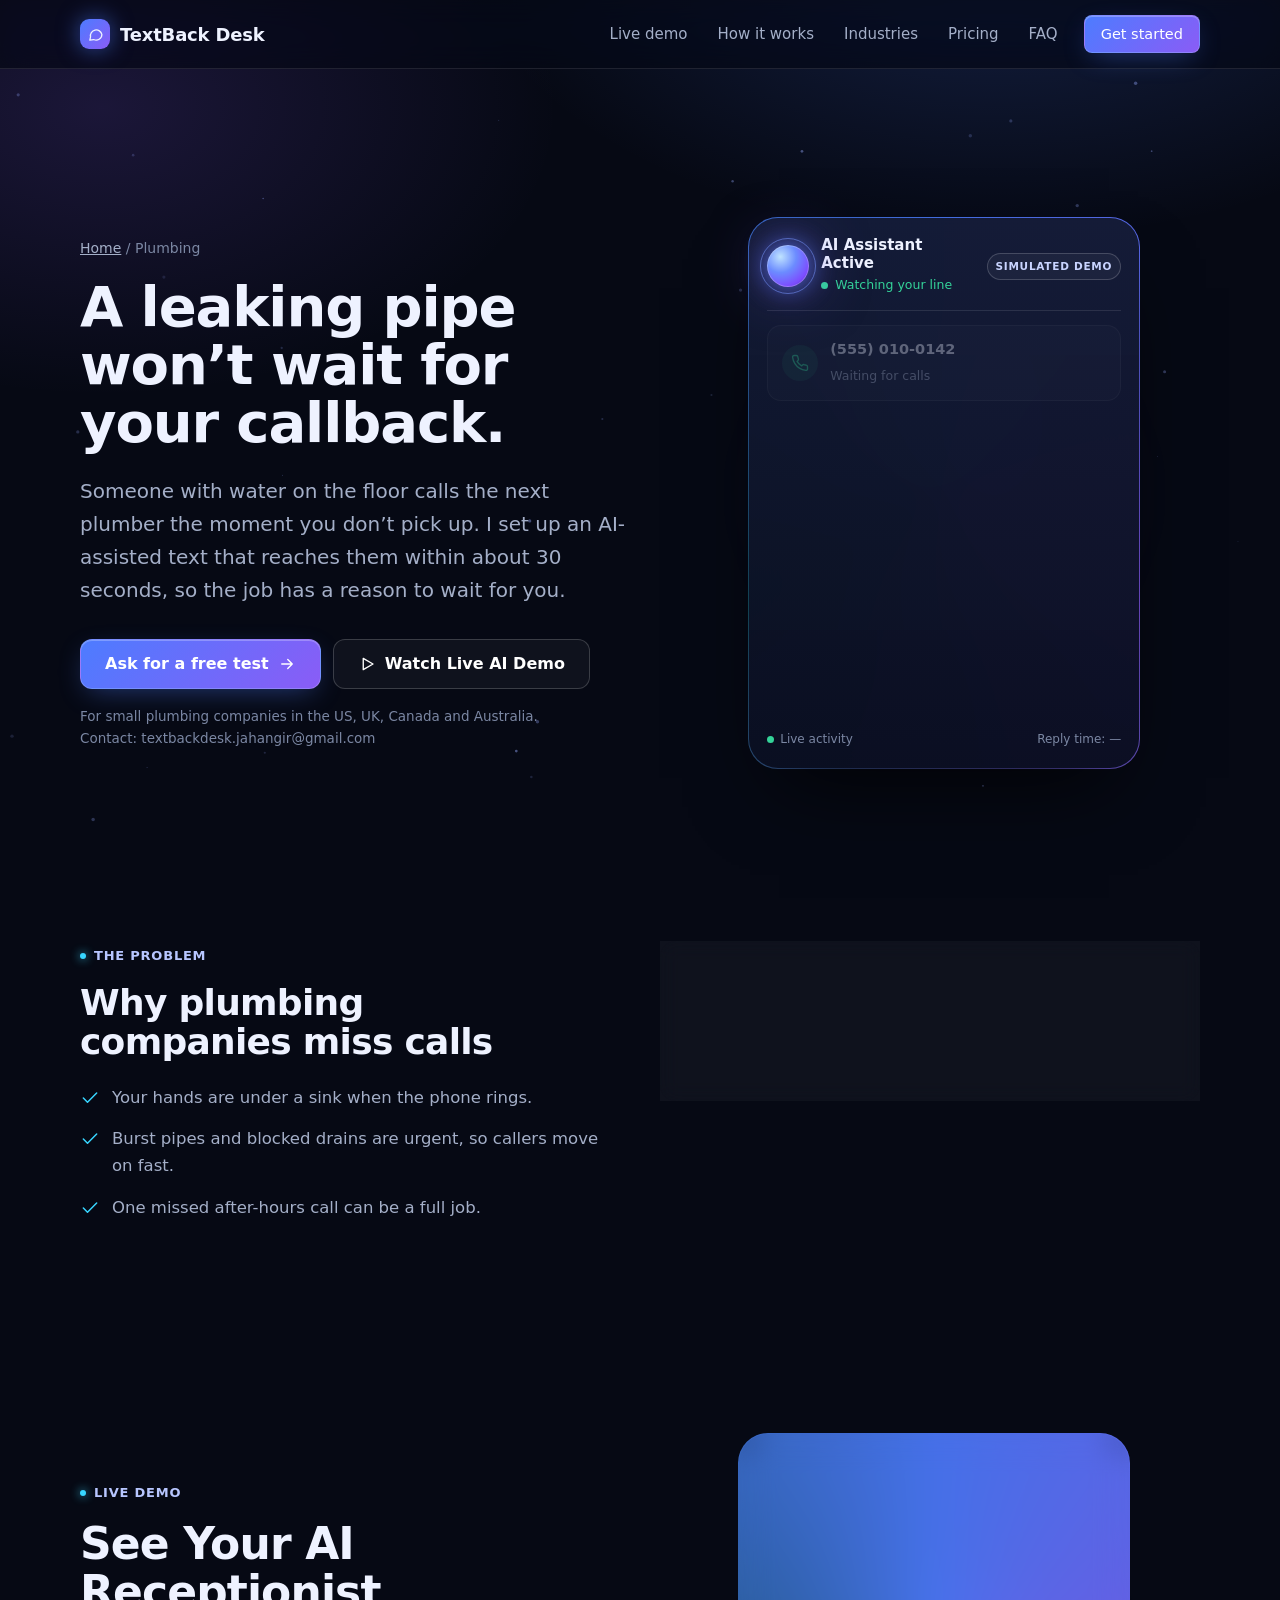
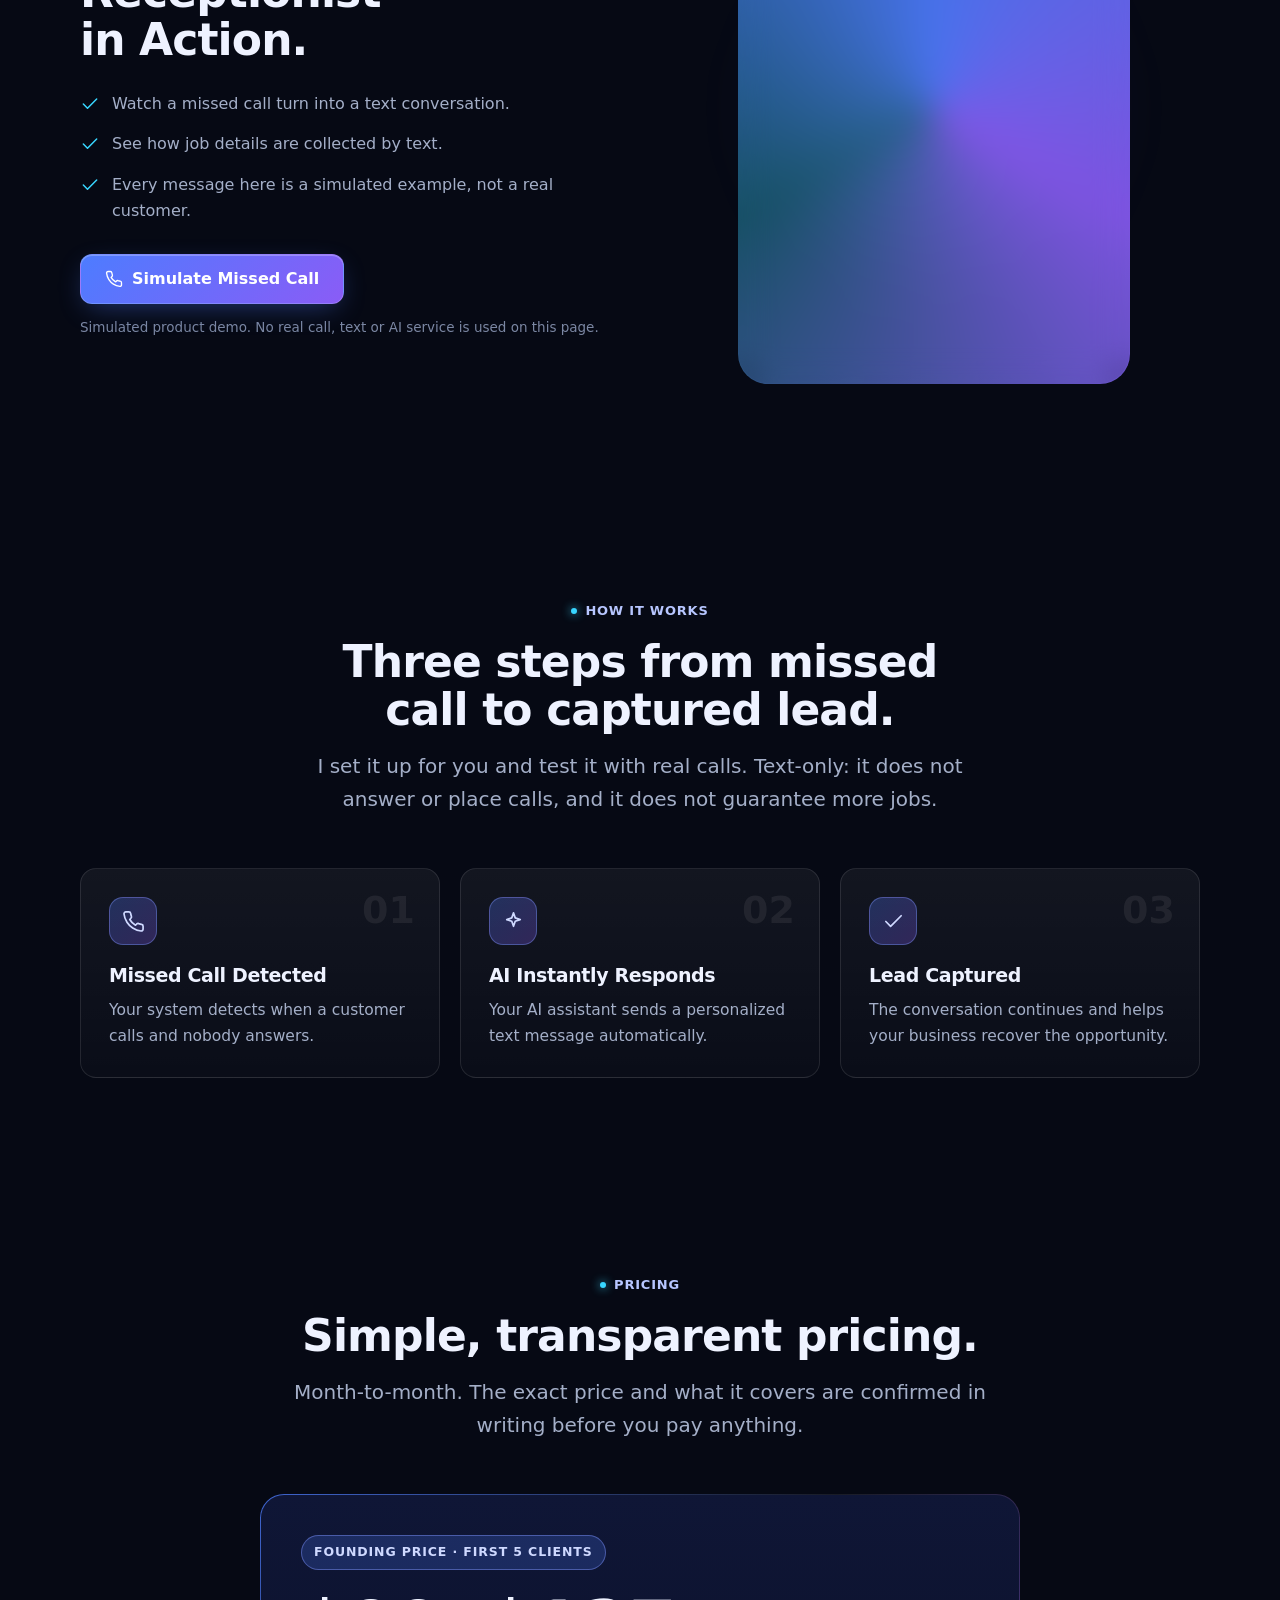
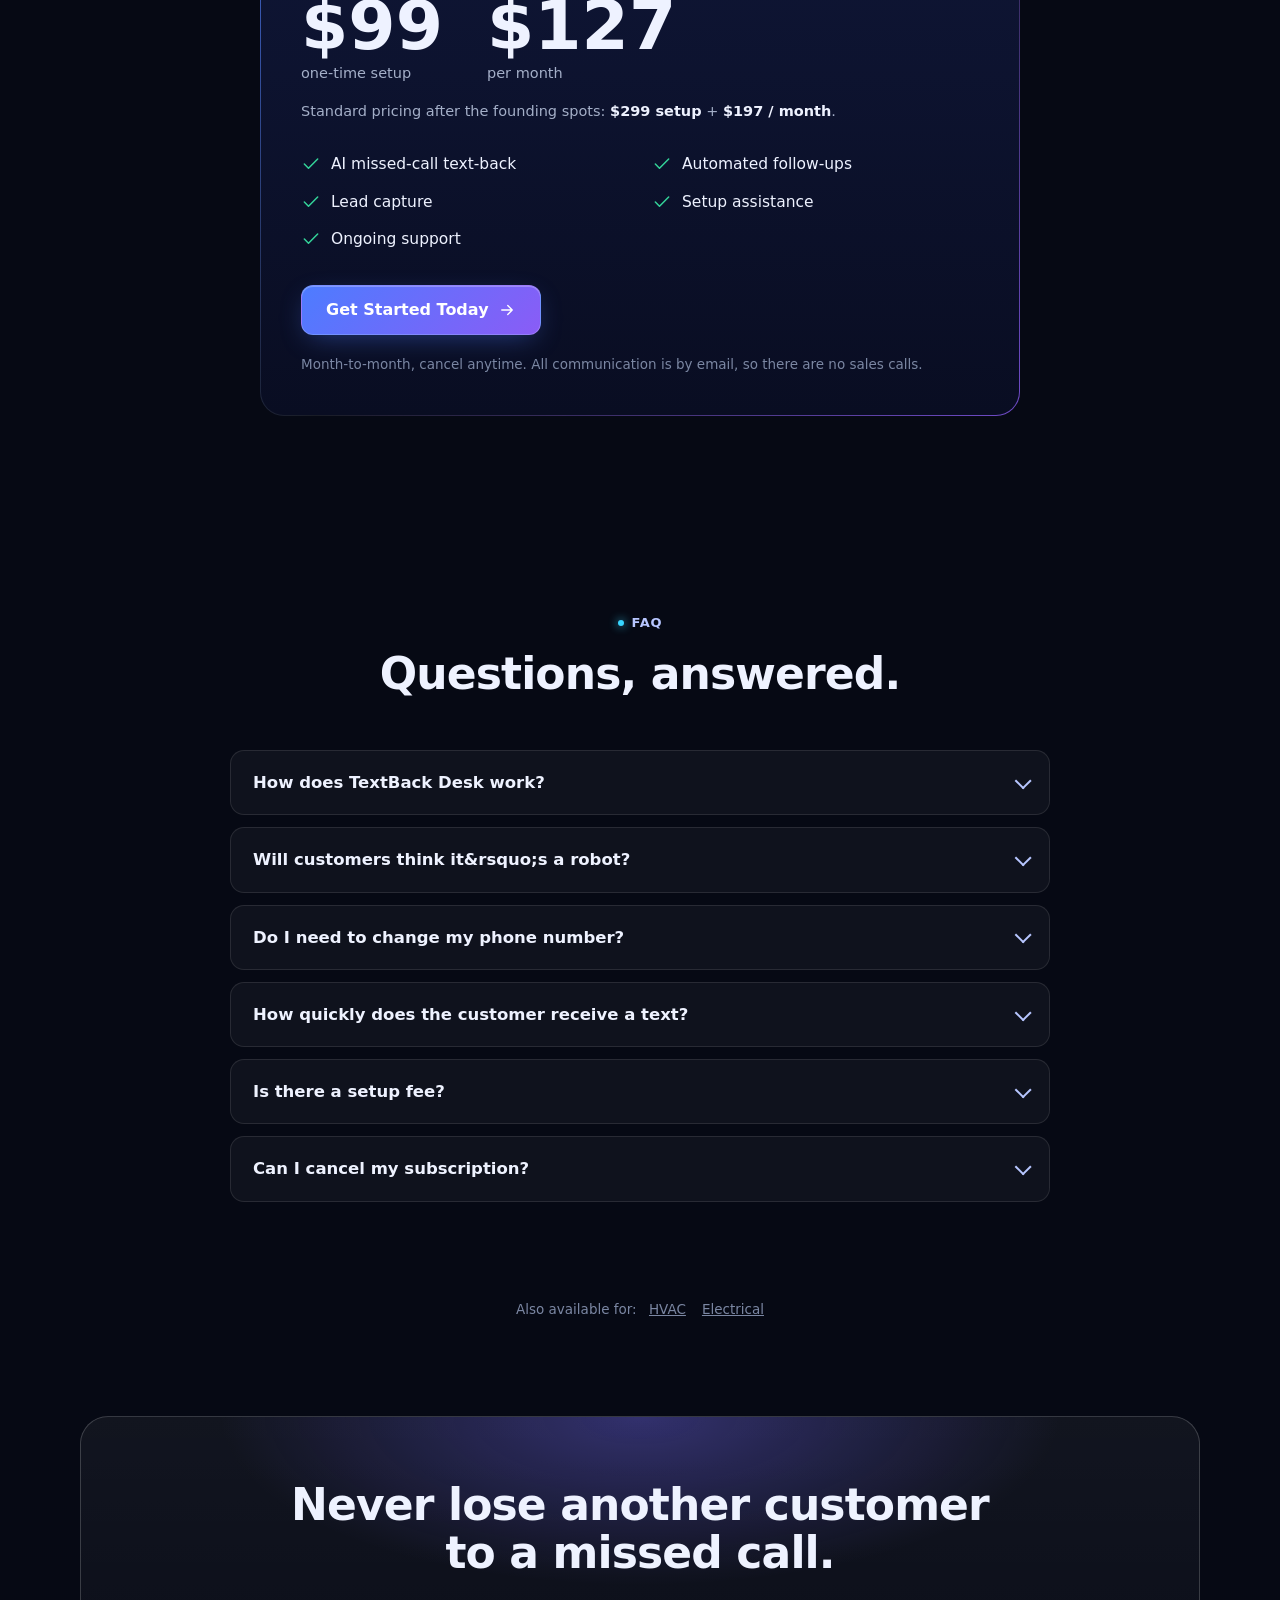
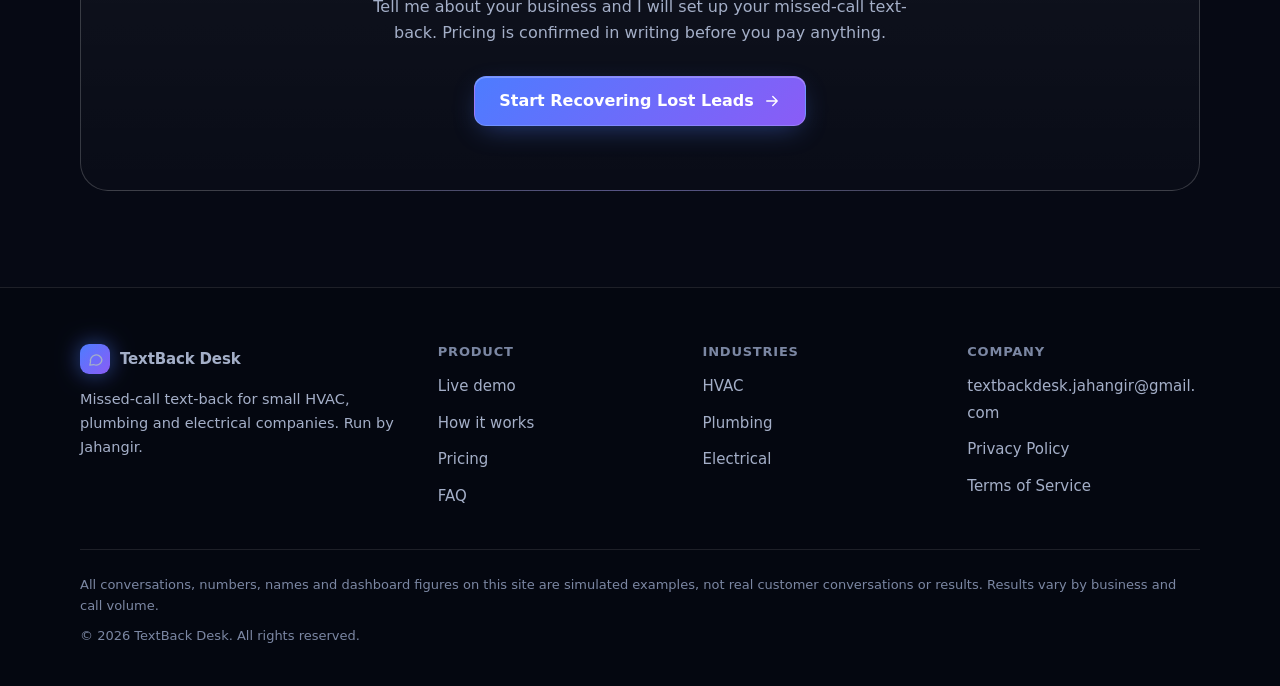
<file: plumbing/index.html>
<!DOCTYPE html>
<html lang="en">
<head>
<meta charset="utf-8">
<meta http-equiv="Content-Security-Policy" content="default-src 'none'; script-src 'self'; style-src 'self' 'unsafe-inline'; img-src 'self' data:; font-src 'self'; connect-src 'none'; form-action 'none'; base-uri 'none'">
<meta name="referrer" content="strict-origin-when-cross-origin">
<meta name="viewport" content="width=device-width, initial-scale=1">
<title>Missed-Call Text-Back for Plumbing Companies | TextBack Desk</title>
<meta name="description" content="Missed-call text-back for small plumbing companies. Every missed call gets a text within about 30 seconds, written for leaks and drain jobs.">
<link rel="canonical" href="https://jahangiribrahim66.github.io/textback-desk/plumbing/">
<meta name="robots" content="index, follow">
<meta property="og:type" content="website">
<meta property="og:site_name" content="TextBack Desk">
<meta property="og:title" content="Missed-Call Text-Back for Plumbing Companies | TextBack Desk">
<meta property="og:description" content="Missed-call text-back for small plumbing companies. Every missed call gets a text within about 30 seconds, written for leaks and drain jobs.">
<meta property="og:url" content="https://jahangiribrahim66.github.io/textback-desk/plumbing/">
<meta name="twitter:card" content="summary">
<link rel="icon" href="data:image/svg+xml,%3Csvg xmlns=%27http://www.w3.org/2000/svg%27 viewBox=%270 0 32 32%27%3E%3Cdefs%3E%3ClinearGradient id=%27g%27 x1=%270%27 y1=%270%27 x2=%271%27 y2=%271%27%3E%3Cstop offset=%270%27 stop-color=%27%234d7cff%27/%3E%3Cstop offset=%271%27 stop-color=%27%238a5cf6%27/%3E%3C/linearGradient%3E%3C/defs%3E%3Crect width=%2732%27 height=%2732%27 rx=%278%27 fill=%27url(%23g)%27/%3E%3Cpath d=%27M8 10h16v9H15l-5 4v-4H8z%27 fill=%27white%27/%3E%3C/svg%3E">
<meta name="theme-color" content="#060914">
<meta name="color-scheme" content="dark">
<link rel="stylesheet" href="../assets/styles.css">
<script type="application/ld+json">{"@context": "https://schema.org", "@graph": [{"@type": "Service", "@id": "https://jahangiribrahim66.github.io/textback-desk/plumbing/#service", "name": "Missed-call text-back for plumbing companies", "serviceType": "Missed-call text-back setup and management", "description": "Missed-call text-back for small plumbing companies in the US, UK, Canada and Australia. A text goes out within about 30 seconds of a missed call, written for plumbing jobs.", "provider": {"@type": "Person", "name": "Jahangir", "email": "textbackdesk.jahangir@gmail.com"}, "areaServed": ["United States", "United Kingdom", "Canada", "Australia"], "audience": {"@type": "BusinessAudience", "audienceType": "plumbing companies"}, "url": "https://jahangiribrahim66.github.io/textback-desk/plumbing/"}, {"@type": "BreadcrumbList", "itemListElement": [{"@type": "ListItem", "position": 1, "name": "Home", "item": "https://jahangiribrahim66.github.io/textback-desk/"}, {"@type": "ListItem", "position": 2, "name": "Missed-Call Text-Back for Plumbing Companies", "item": "https://jahangiribrahim66.github.io/textback-desk/plumbing/"}]}, {"@type": "FAQPage", "mainEntity": [{"@type": "Question", "name": "How does TextBack Desk work?", "acceptedAnswer": {"@type": "Answer", "text": "When a customer calls your business number and nobody answers, an automatic text goes out to that caller. The customer can reply, the conversation collects their job details, and you see the lead so you can call back the ones worth your time. It is text-only: it does not answer or place phone calls."}}, {"@type": "Question", "name": "Will customers think it’s a robot?", "acceptedAnswer": {"@type": "Answer", "text": "The first text is a short, plain message that says you missed their call. It is sent from your business number. I do not pretend a person typed it."}}, {"@type": "Question", "name": "Do I need to change my phone number?", "acceptedAnswer": {"@type": "Answer", "text": "No. You keep your existing business number and your customers keep calling it. The exact call-handling setup depends on your phone provider and is worked out with you during setup."}}, {"@type": "Question", "name": "How quickly does the customer receive a text?", "acceptedAnswer": {"@type": "Answer", "text": "The goal is within about 30 seconds of the missed call. In the US, business texting first needs A2P 10DLC carrier registration (your legal business name, address, website and usually an EIN). Approval can take days to a couple of weeks, so texts may not go live on day one."}}, {"@type": "Question", "name": "Is there a setup fee?", "acceptedAnswer": {"@type": "Answer", "text": "Yes. The founding price for the first 5 clients is $99 setup and $127 per month. Standard pricing after that is $299 setup and $197 per month. The exact price is confirmed in writing before you pay anything."}}, {"@type": "Question", "name": "Can I cancel my subscription?", "acceptedAnswer": {"@type": "Answer", "text": "Yes. It is month-to-month and you can cancel anytime."}}]}]}</script>
</head>
<body data-trade="plumbing">
<a class="skip" href="#main">Skip to content</a>
<header class="site-header">
  <div class="wrap">
    <a class="brand" href="../" aria-label="TextBack Desk home"><span class="brand-mark"><svg viewBox="0 0 24 24" fill="none" stroke="currentColor" stroke-width="1.8" stroke-linecap="round" stroke-linejoin="round" aria-hidden="true" ><path d="M21 12a8 8 0 0 1-11.6 7.1L4 20l1-4.6A8 8 0 1 1 21 12z"/></svg></span>TextBack Desk</a>
    <button class="nav-toggle" type="button" aria-expanded="false" aria-controls="site-nav" aria-label="Open menu"><span class="bars"><svg viewBox="0 0 24 24" fill="none" stroke="currentColor" stroke-width="1.8" stroke-linecap="round" stroke-linejoin="round" aria-hidden="true" ><path d="M4 7h16M4 12h16M4 17h16"/></svg></span><span class="x"><svg viewBox="0 0 24 24" fill="none" stroke="currentColor" stroke-width="1.8" stroke-linecap="round" stroke-linejoin="round" aria-hidden="true" ><path d="M6 6l12 12M18 6 6 18"/></svg></span></button>
    <nav class="nav" id="site-nav" aria-label="Main">
      <a href="../#demo">Live demo</a>
      <a href="../#how">How it works</a>
      <a href="../#industries">Industries</a>
      <a href="../#pricing">Pricing</a>
      <a href="../#faq">FAQ</a>
      <a class="btn sm" href="mailto:textbackdesk.jahangir@gmail.com?subject=Missed-call%20text-back">Get started</a>
    </nav>
  </div>
</header>

<main id="main">
<section class="hero">
  <canvas id="particles" aria-hidden="true"></canvas>
  <div class="wrap hero-grid">
    <div>
      <p class="crumbs reveal"><a href="../">Home</a> / Plumbing</p>
      <h1 class="reveal">A leaking pipe won&rsquo;t wait for your callback.</h1>
      <p class="lead reveal" style="--d:.08s">Someone with water on the floor calls the next plumber the moment you don&rsquo;t pick up. I set up an AI-assisted text that reaches them within about 30 seconds, so the job has a reason to wait for you.</p>
      <div class="cta-row reveal" style="--d:.16s">
        <a class="btn" href="mailto:textbackdesk.jahangir@gmail.com?subject=Free%20test%20of%20missed-call%20text-back">Ask for a free test <svg viewBox="0 0 24 24" fill="none" stroke="currentColor" stroke-width="1.8" stroke-linecap="round" stroke-linejoin="round" aria-hidden="true" ><path d="M5 12h14M13 6l6 6-6 6"/></svg></a>
        <a class="btn ghost" href="#demo"><svg viewBox="0 0 24 24" fill="none" stroke="currentColor" stroke-width="1.8" stroke-linecap="round" stroke-linejoin="round" aria-hidden="true" ><path d="M7 4.5v15l13-7.5z"/></svg> Watch Live AI Demo</a>
      </div>
      <p class="fine reveal" style="--d:.22s">For small plumbing companies in the US, UK, Canada and Australia. Contact: textbackdesk.jahangir@gmail.com</p>
    </div>
    <div class="stage"><div class="device" role="group" aria-label="Simulated demo of an AI assistant texting a missed caller">
  <div class="device-in" id="hero-sim">
    <div class="dev-top">
      <div class="orb" data-role="orb" aria-hidden="true"></div>
      <div class="dev-title"><b>AI Assistant Active</b><span><i class="pulse"></i><em style="font-style:normal" data-role="sub">Watching your line</em></span></div>
      <span class="sim-tag">Simulated demo</span>
    </div>
    <div class="call" data-role="call" data-s="idle">
      <div class="ic"><svg viewBox="0 0 24 24" fill="none" stroke="currentColor" stroke-width="1.8" stroke-linecap="round" stroke-linejoin="round" aria-hidden="true" ><path d="M22 16.9v3a2 2 0 0 1-2.2 2 19.8 19.8 0 0 1-8.6-3.1 19.5 19.5 0 0 1-6-6A19.8 19.8 0 0 1 2.1 4.2 2 2 0 0 1 4.1 2h3a2 2 0 0 1 2 1.7c.1 1 .4 1.9.7 2.8a2 2 0 0 1-.5 2.1L8.1 9.9a16 16 0 0 0 6 6l1.3-1.3a2 2 0 0 1 2.1-.4c.9.3 1.8.6 2.8.7a2 2 0 0 1 1.7 2z"/></svg></div>
      <div class="who"><b>(555) 010-0142</b><span data-role="callstate">Waiting for calls</span></div>
    </div>
    <div class="thread" data-role="thread" aria-live="polite"></div>
    <div class="lead-toast" data-role="lead">
      <div class="ic"><svg viewBox="0 0 24 24" fill="none" stroke="currentColor" stroke-width="1.8" stroke-linecap="round" stroke-linejoin="round" aria-hidden="true" ><path d="M20 6 9 17l-5-5"/></svg></div>
      <div><b>New Lead Captured</b><span data-role="lead-detail">Example lead</span></div>
    </div>
    <div class="live-row"><span><i class="pulse"></i>Live activity</span><span data-role="rt">Reply time: &mdash;</span></div>
  </div>
</div></div>
  </div>
</section>

<section style="padding-top:40px">
  <div class="wrap grid2" style="align-items:start;gap:40px">
    <div class="reveal"><span class="eyebrow">The problem</span><h2 style="font-size:clamp(26px,3.4vw,36px);margin-bottom:22px">Why plumbing companies miss calls</h2><ul class="why-list"><li><svg viewBox="0 0 24 24" fill="none" stroke="currentColor" stroke-width="1.8" stroke-linecap="round" stroke-linejoin="round" aria-hidden="true" ><path d="M20 6 9 17l-5-5"/></svg><span>Your hands are under a sink when the phone rings.</span></li><li><svg viewBox="0 0 24 24" fill="none" stroke="currentColor" stroke-width="1.8" stroke-linecap="round" stroke-linejoin="round" aria-hidden="true" ><path d="M20 6 9 17l-5-5"/></svg><span>Burst pipes and blocked drains are urgent, so callers move on fast.</span></li><li><svg viewBox="0 0 24 24" fill="none" stroke="currentColor" stroke-width="1.8" stroke-linecap="round" stroke-linejoin="round" aria-hidden="true" ><path d="M20 6 9 17l-5-5"/></svg><span>One missed after-hours call can be a full job.</span></li></ul></div>
    <div class="glass reveal" style="padding:26px;--d:.1s"><p style="color:var(--muted)">Invoca&rsquo;s home-services benchmark, reported by Vendasta, found plumbing calls reached a person 74% of the time, which still leaves about one in four that did not. These are third-party figures, not results from my own clients.</p></div>
  </div>
</section>

<section id="demo">
  <div class="wrap demo-grid">
    <div class="demo-copy reveal">
      <span class="eyebrow">Live demo</span>
      <h2>See Your AI Receptionist in Action.</h2>
      <ul><li><svg viewBox="0 0 24 24" fill="none" stroke="currentColor" stroke-width="1.8" stroke-linecap="round" stroke-linejoin="round" aria-hidden="true" ><path d="M20 6 9 17l-5-5"/></svg><span>Watch a missed call turn into a text conversation.</span></li><li><svg viewBox="0 0 24 24" fill="none" stroke="currentColor" stroke-width="1.8" stroke-linecap="round" stroke-linejoin="round" aria-hidden="true" ><path d="M20 6 9 17l-5-5"/></svg><span>See how job details are collected by text.</span></li><li><svg viewBox="0 0 24 24" fill="none" stroke="currentColor" stroke-width="1.8" stroke-linecap="round" stroke-linejoin="round" aria-hidden="true" ><path d="M20 6 9 17l-5-5"/></svg><span>Every message here is a simulated example, not a real customer.</span></li></ul>
      <div class="demo-actions">
        <button class="btn" id="sim-btn" type="button"><svg viewBox="0 0 24 24" fill="none" stroke="currentColor" stroke-width="1.8" stroke-linecap="round" stroke-linejoin="round" aria-hidden="true" ><path d="M22 16.9v3a2 2 0 0 1-2.2 2 19.8 19.8 0 0 1-8.6-3.1 19.5 19.5 0 0 1-6-6A19.8 19.8 0 0 1 2.1 4.2 2 2 0 0 1 4.1 2h3a2 2 0 0 1 2 1.7c.1 1 .4 1.9.7 2.8a2 2 0 0 1-.5 2.1L8.1 9.9a16 16 0 0 0 6 6l1.3-1.3a2 2 0 0 1 2.1-.4c.9.3 1.8.6 2.8.7a2 2 0 0 1 1.7 2z"/></svg><span>Simulate Missed Call</span></button>
        <p class="fine">Simulated product demo. No real call, text or AI service is used on this page.</p>
      </div>
    </div>
    <div class="stage reveal" style="--d:.1s"><div class="device" role="group" aria-label="Interactive simulated text conversation">
  <div class="device-in" id="demo-sim">
    <div class="dev-top">
      <div class="orb" data-role="orb" aria-hidden="true"></div>
      <div class="dev-title"><b>AI Assistant Active</b><span><i class="pulse"></i><em style="font-style:normal" data-role="sub">Watching your line</em></span></div>
      <span class="sim-tag">Simulated demo</span>
    </div>
    <div class="call" data-role="call" data-s="idle">
      <div class="ic"><svg viewBox="0 0 24 24" fill="none" stroke="currentColor" stroke-width="1.8" stroke-linecap="round" stroke-linejoin="round" aria-hidden="true" ><path d="M22 16.9v3a2 2 0 0 1-2.2 2 19.8 19.8 0 0 1-8.6-3.1 19.5 19.5 0 0 1-6-6A19.8 19.8 0 0 1 2.1 4.2 2 2 0 0 1 4.1 2h3a2 2 0 0 1 2 1.7c.1 1 .4 1.9.7 2.8a2 2 0 0 1-.5 2.1L8.1 9.9a16 16 0 0 0 6 6l1.3-1.3a2 2 0 0 1 2.1-.4c.9.3 1.8.6 2.8.7a2 2 0 0 1 1.7 2z"/></svg></div>
      <div class="who"><b>(555) 010-0142</b><span data-role="callstate">Waiting for calls</span></div>
    </div>
    <div class="thread" data-role="thread" aria-live="polite"></div>
    <div class="lead-toast" data-role="lead">
      <div class="ic"><svg viewBox="0 0 24 24" fill="none" stroke="currentColor" stroke-width="1.8" stroke-linecap="round" stroke-linejoin="round" aria-hidden="true" ><path d="M20 6 9 17l-5-5"/></svg></div>
      <div><b>New Lead Captured</b><span data-role="lead-detail">Example lead</span></div>
    </div>
    <div class="live-row"><span><i class="pulse"></i>Live activity</span><span data-role="rt">Reply time: &mdash;</span></div>
  </div>
</div></div>
  </div>
</section>

<section id="how">
  <div class="wrap">
    <div class="sec-head reveal"><span class="eyebrow">How it works</span><h2>Three steps from missed call to captured lead.</h2><p class="lead">I set it up for you and test it with real calls. Text-only: it does not answer or place calls, and it does not guarantee more jobs.</p></div>
    <div class="grid3"><div class="card reveal" style="--d:0.0s"><span class="step-n">01</span><div class="icon"><svg viewBox="0 0 24 24" fill="none" stroke="currentColor" stroke-width="1.8" stroke-linecap="round" stroke-linejoin="round" aria-hidden="true" ><path d="M22 16.9v3a2 2 0 0 1-2.2 2 19.8 19.8 0 0 1-8.6-3.1 19.5 19.5 0 0 1-6-6A19.8 19.8 0 0 1 2.1 4.2 2 2 0 0 1 4.1 2h3a2 2 0 0 1 2 1.7c.1 1 .4 1.9.7 2.8a2 2 0 0 1-.5 2.1L8.1 9.9a16 16 0 0 0 6 6l1.3-1.3a2 2 0 0 1 2.1-.4c.9.3 1.8.6 2.8.7a2 2 0 0 1 1.7 2z"/></svg></div><h3>Missed Call Detected</h3><p>Your system detects when a customer calls and nobody answers.</p></div><div class="card reveal" style="--d:0.1s"><span class="step-n">02</span><div class="icon"><svg viewBox="0 0 24 24" fill="none" stroke="currentColor" stroke-width="1.8" stroke-linecap="round" stroke-linejoin="round" aria-hidden="true" ><path d="M12 3l1.8 5.2L19 10l-5.2 1.8L12 17l-1.8-5.2L5 10l5.2-1.8L12 3z"/></svg></div><h3>AI Instantly Responds</h3><p>Your AI assistant sends a personalized text message automatically.</p></div><div class="card reveal" style="--d:0.2s"><span class="step-n">03</span><div class="icon"><svg viewBox="0 0 24 24" fill="none" stroke="currentColor" stroke-width="1.8" stroke-linecap="round" stroke-linejoin="round" aria-hidden="true" ><path d="M20 6 9 17l-5-5"/></svg></div><h3>Lead Captured</h3><p>The conversation continues and helps your business recover the opportunity.</p></div></div>
  </div>
</section>

<section id="pricing">
  <div class="wrap">
    <div class="sec-head reveal"><span class="eyebrow">Pricing</span><h2>Simple, transparent pricing.</h2><p class="lead">Month-to-month. The exact price and what it covers are confirmed in writing before you pay anything.</p></div>
    <div class="price-card reveal"><div class="price-in">
      <span class="price-flag">Founding price &middot; first 5 clients</span>
      <div class="price-nums"><div><b>$99</b><span>one-time setup</span></div><div><b>$127</b><span>per month</span></div></div>
      <p class="reg">Standard pricing after the founding spots: <b>$299 setup</b> + <b>$197 / month</b>.</p>
      <ul class="checks"><li><svg viewBox="0 0 24 24" fill="none" stroke="currentColor" stroke-width="1.8" stroke-linecap="round" stroke-linejoin="round" aria-hidden="true" ><path d="M20 6 9 17l-5-5"/></svg><span>AI missed-call text-back</span></li><li><svg viewBox="0 0 24 24" fill="none" stroke="currentColor" stroke-width="1.8" stroke-linecap="round" stroke-linejoin="round" aria-hidden="true" ><path d="M20 6 9 17l-5-5"/></svg><span>Automated follow-ups</span></li><li><svg viewBox="0 0 24 24" fill="none" stroke="currentColor" stroke-width="1.8" stroke-linecap="round" stroke-linejoin="round" aria-hidden="true" ><path d="M20 6 9 17l-5-5"/></svg><span>Lead capture</span></li><li><svg viewBox="0 0 24 24" fill="none" stroke="currentColor" stroke-width="1.8" stroke-linecap="round" stroke-linejoin="round" aria-hidden="true" ><path d="M20 6 9 17l-5-5"/></svg><span>Setup assistance</span></li><li><svg viewBox="0 0 24 24" fill="none" stroke="currentColor" stroke-width="1.8" stroke-linecap="round" stroke-linejoin="round" aria-hidden="true" ><path d="M20 6 9 17l-5-5"/></svg><span>Ongoing support</span></li></ul>
      <a class="btn" href="mailto:textbackdesk.jahangir@gmail.com?subject=Get%20started%20with%20TextBack%20Desk">Get Started Today <svg viewBox="0 0 24 24" fill="none" stroke="currentColor" stroke-width="1.8" stroke-linecap="round" stroke-linejoin="round" aria-hidden="true" ><path d="M5 12h14M13 6l6 6-6 6"/></svg></a>
      <p class="fine">Month-to-month, cancel anytime. All communication is by email, so there are no sales calls.</p>
    </div></div>
  </div>
</section>

<section id="faq">
  <div class="wrap">
    <div class="sec-head reveal"><span class="eyebrow">FAQ</span><h2>Questions, answered.</h2></div>
    <div class="faq reveal"><details><summary>How does TextBack Desk work?</summary><p>When a customer calls your business number and nobody answers, an automatic text goes out to that caller. The customer can reply, the conversation collects their job details, and you see the lead so you can call back the ones worth your time. It is text-only: it does not answer or place phone calls.</p></details><details><summary>Will customers think it&amp;rsquo;s a robot?</summary><p>The first text is a short, plain message that says you missed their call. It is sent from your business number. I do not pretend a person typed it.</p></details><details><summary>Do I need to change my phone number?</summary><p>No. You keep your existing business number and your customers keep calling it. The exact call-handling setup depends on your phone provider and is worked out with you during setup.</p></details><details><summary>How quickly does the customer receive a text?</summary><p>The goal is within about 30 seconds of the missed call. In the US, business texting first needs A2P 10DLC carrier registration (your legal business name, address, website and usually an EIN). Approval can take days to a couple of weeks, so texts may not go live on day one.</p></details><details><summary>Is there a setup fee?</summary><p>Yes. The founding price for the first 5 clients is $99 setup and $127 per month. Standard pricing after that is $299 setup and $197 per month. The exact price is confirmed in writing before you pay anything.</p></details><details><summary>Can I cancel my subscription?</summary><p>Yes. It is month-to-month and you can cancel anytime.</p></details></div>
  </div>
</section>

<section style="padding:0 0 24px"><div class="wrap fine" style="text-align:center">Also available for: <ul style="display:inline-flex;gap:16px;list-style:none;padding:0;margin:0 0 0 8px;flex-wrap:wrap;justify-content:center"><li><a href="../hvac/">HVAC</a></li><li><a href="../electrical/">Electrical</a></li></ul></div></section>

<section class="final">
  <div class="wrap"><div class="final-card reveal">
    <h2>Never lose another customer<br>to a missed call.</h2>
    <p>Tell me about your business and I will set up your missed-call text-back. Pricing is confirmed in writing before you pay anything.</p>
    <div class="cta-row"><a class="btn" href="mailto:textbackdesk.jahangir@gmail.com?subject=Start%20recovering%20lost%20leads">Start Recovering Lost Leads <svg viewBox="0 0 24 24" fill="none" stroke="currentColor" stroke-width="1.8" stroke-linecap="round" stroke-linejoin="round" aria-hidden="true" ><path d="M5 12h14M13 6l6 6-6 6"/></svg></a></div>
  </div></div>
</section>
</main>
<footer class="site-footer">
  <div class="wrap">
    <div class="foot-grid">
      <div>
        <a class="brand" href="../"><span class="brand-mark"><svg viewBox="0 0 24 24" fill="none" stroke="currentColor" stroke-width="1.8" stroke-linecap="round" stroke-linejoin="round" aria-hidden="true" ><path d="M21 12a8 8 0 0 1-11.6 7.1L4 20l1-4.6A8 8 0 1 1 21 12z"/></svg></span>TextBack Desk</a>
        <p>Missed-call text-back for small HVAC, plumbing and electrical companies. Run by Jahangir.</p>
      </div>
      <div><h4>Product</h4><ul><li><a href="../#demo">Live demo</a></li><li><a href="../#how">How it works</a></li><li><a href="../#pricing">Pricing</a></li><li><a href="../#faq">FAQ</a></li></ul></div>
      <div><h4>Industries</h4><ul><li><a href="../hvac/">HVAC</a></li><li><a href="../plumbing/">Plumbing</a></li><li><a href="../electrical/">Electrical</a></li></ul></div>
      <div><h4>Company</h4><ul><li><a href="mailto:textbackdesk.jahangir@gmail.com?subject=TextBack%20Desk">textbackdesk.jahangir@gmail.com</a></li><li><a href="../privacy/">Privacy Policy</a></li><li><a href="../terms/">Terms of Service</a></li></ul></div>
    </div>
    <div class="foot-note">
      <span>All conversations, numbers, names and dashboard figures on this site are simulated examples, not real customer conversations or results. Results vary by business and call volume.</span>
      <span>&copy; <span id="year">2026</span> TextBack Desk. All rights reserved.</span>
    </div>
  </div>
</footer>
<script src="../assets/app.js" defer></script>
</body>
</html>
</file>
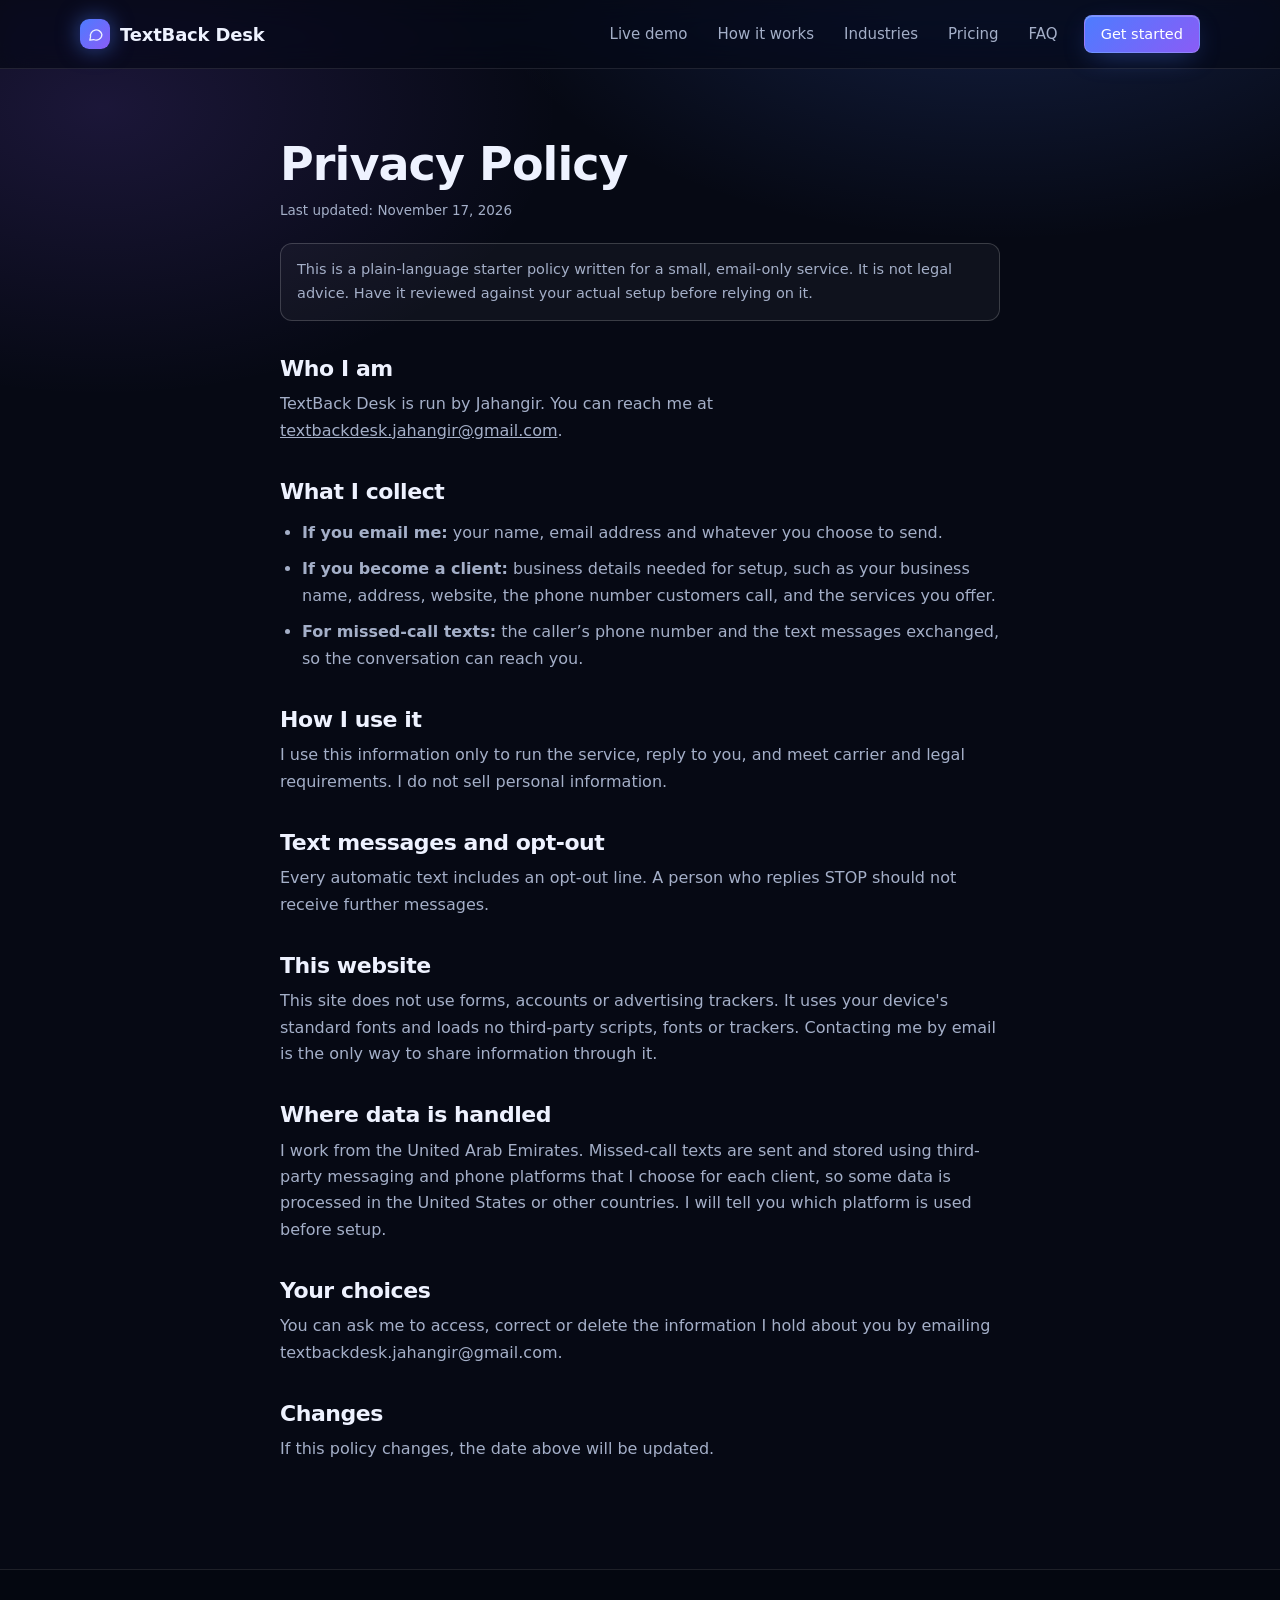
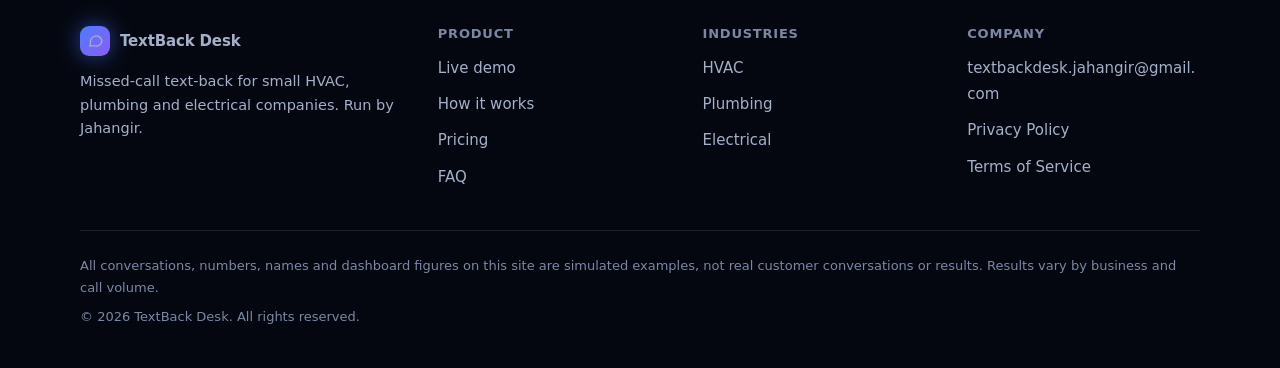
<file: privacy/index.html>
<!DOCTYPE html>
<html lang="en">
<head>
<meta charset="utf-8">
<meta http-equiv="Content-Security-Policy" content="default-src 'none'; script-src 'self'; style-src 'self' 'unsafe-inline'; img-src 'self' data:; font-src 'self'; connect-src 'none'; form-action 'none'; base-uri 'none'">
<meta name="referrer" content="strict-origin-when-cross-origin">
<meta name="viewport" content="width=device-width, initial-scale=1">
<title>Privacy Policy | TextBack Desk</title>
<meta name="description" content="Plain-language privacy policy for TextBack Desk: what is collected, how it is used, and how to ask for deletion.">
<link rel="canonical" href="https://jahangiribrahim66.github.io/textback-desk/privacy/">
<meta name="robots" content="index, follow">
<meta property="og:type" content="website">
<meta property="og:site_name" content="TextBack Desk">
<meta property="og:title" content="Privacy Policy | TextBack Desk">
<meta property="og:description" content="Plain-language privacy policy for TextBack Desk: what is collected, how it is used, and how to ask for deletion.">
<meta property="og:url" content="https://jahangiribrahim66.github.io/textback-desk/privacy/">
<meta name="twitter:card" content="summary">
<link rel="icon" href="data:image/svg+xml,%3Csvg xmlns=%27http://www.w3.org/2000/svg%27 viewBox=%270 0 32 32%27%3E%3Cdefs%3E%3ClinearGradient id=%27g%27 x1=%270%27 y1=%270%27 x2=%271%27 y2=%271%27%3E%3Cstop offset=%270%27 stop-color=%27%234d7cff%27/%3E%3Cstop offset=%271%27 stop-color=%27%238a5cf6%27/%3E%3C/linearGradient%3E%3C/defs%3E%3Crect width=%2732%27 height=%2732%27 rx=%278%27 fill=%27url(%23g)%27/%3E%3Cpath d=%27M8 10h16v9H15l-5 4v-4H8z%27 fill=%27white%27/%3E%3C/svg%3E">
<meta name="theme-color" content="#060914">
<meta name="color-scheme" content="dark">
<link rel="stylesheet" href="../assets/styles.css">
<script type="application/ld+json">{"@context": "https://schema.org", "@graph": [{"@type": "WebPage", "name": "Privacy Policy", "url": "https://jahangiribrahim66.github.io/textback-desk/privacy/"}]}</script>
</head>
<body data-trade="hvac">
<a class="skip" href="#main">Skip to content</a>
<header class="site-header">
  <div class="wrap">
    <a class="brand" href="../" aria-label="TextBack Desk home"><span class="brand-mark"><svg viewBox="0 0 24 24" fill="none" stroke="currentColor" stroke-width="1.8" stroke-linecap="round" stroke-linejoin="round" aria-hidden="true" ><path d="M21 12a8 8 0 0 1-11.6 7.1L4 20l1-4.6A8 8 0 1 1 21 12z"/></svg></span>TextBack Desk</a>
    <button class="nav-toggle" type="button" aria-expanded="false" aria-controls="site-nav" aria-label="Open menu"><span class="bars"><svg viewBox="0 0 24 24" fill="none" stroke="currentColor" stroke-width="1.8" stroke-linecap="round" stroke-linejoin="round" aria-hidden="true" ><path d="M4 7h16M4 12h16M4 17h16"/></svg></span><span class="x"><svg viewBox="0 0 24 24" fill="none" stroke="currentColor" stroke-width="1.8" stroke-linecap="round" stroke-linejoin="round" aria-hidden="true" ><path d="M6 6l12 12M18 6 6 18"/></svg></span></button>
    <nav class="nav" id="site-nav" aria-label="Main">
      <a href="../#demo">Live demo</a>
      <a href="../#how">How it works</a>
      <a href="../#industries">Industries</a>
      <a href="../#pricing">Pricing</a>
      <a href="../#faq">FAQ</a>
      <a class="btn sm" href="mailto:textbackdesk.jahangir@gmail.com?subject=Missed-call%20text-back">Get started</a>
    </nav>
  </div>
</header>
<main id="main"><article class="legal"><h1>Privacy Policy</h1><p class="fine">Last updated: November 17, 2026</p>
<div class="note">This is a plain-language starter policy written for a small, email-only service. It is not legal advice. Have it reviewed against your actual setup before relying on it.</div>
<h2>Who I am</h2><p>TextBack Desk is run by Jahangir. You can reach me at <a href="mailto:textbackdesk.jahangir@gmail.com?subject=Privacy%20question">textbackdesk.jahangir@gmail.com</a>.</p>
<h2>What I collect</h2>
<ul><li><strong>If you email me:</strong> your name, email address and whatever you choose to send.</li>
<li><strong>If you become a client:</strong> business details needed for setup, such as your business name, address, website, the phone number customers call, and the services you offer.</li>
<li><strong>For missed-call texts:</strong> the caller&rsquo;s phone number and the text messages exchanged, so the conversation can reach you.</li></ul>
<h2>How I use it</h2><p>I use this information only to run the service, reply to you, and meet carrier and legal requirements. I do not sell personal information.</p>
<h2>Text messages and opt-out</h2><p>Every automatic text includes an opt-out line. A person who replies STOP should not receive further messages.</p>
<h2>This website</h2><p>This site does not use forms, accounts or advertising trackers. It uses your device's standard fonts and loads no third-party scripts, fonts or trackers. Contacting me by email is the only way to share information through it.</p>
<h2>Where data is handled</h2>
    <p>I work from the United Arab Emirates. Missed-call texts are sent and stored using third-party messaging and phone platforms that I choose for each client, so some data is processed in the United States or other countries. I will tell you which platform is used before setup.</p>
    <h2>Your choices</h2><p>You can ask me to access, correct or delete the information I hold about you by emailing textbackdesk.jahangir@gmail.com.</p>
<h2>Changes</h2><p>If this policy changes, the date above will be updated.</p></article></main>
<footer class="site-footer">
  <div class="wrap">
    <div class="foot-grid">
      <div>
        <a class="brand" href="../"><span class="brand-mark"><svg viewBox="0 0 24 24" fill="none" stroke="currentColor" stroke-width="1.8" stroke-linecap="round" stroke-linejoin="round" aria-hidden="true" ><path d="M21 12a8 8 0 0 1-11.6 7.1L4 20l1-4.6A8 8 0 1 1 21 12z"/></svg></span>TextBack Desk</a>
        <p>Missed-call text-back for small HVAC, plumbing and electrical companies. Run by Jahangir.</p>
      </div>
      <div><h4>Product</h4><ul><li><a href="../#demo">Live demo</a></li><li><a href="../#how">How it works</a></li><li><a href="../#pricing">Pricing</a></li><li><a href="../#faq">FAQ</a></li></ul></div>
      <div><h4>Industries</h4><ul><li><a href="../hvac/">HVAC</a></li><li><a href="../plumbing/">Plumbing</a></li><li><a href="../electrical/">Electrical</a></li></ul></div>
      <div><h4>Company</h4><ul><li><a href="mailto:textbackdesk.jahangir@gmail.com?subject=TextBack%20Desk">textbackdesk.jahangir@gmail.com</a></li><li><a href="../privacy/">Privacy Policy</a></li><li><a href="../terms/">Terms of Service</a></li></ul></div>
    </div>
    <div class="foot-note">
      <span>All conversations, numbers, names and dashboard figures on this site are simulated examples, not real customer conversations or results. Results vary by business and call volume.</span>
      <span>&copy; <span id="year">2026</span> TextBack Desk. All rights reserved.</span>
    </div>
  </div>
</footer>
<script src="../assets/app.js" defer></script>
</body>
</html>
</file>
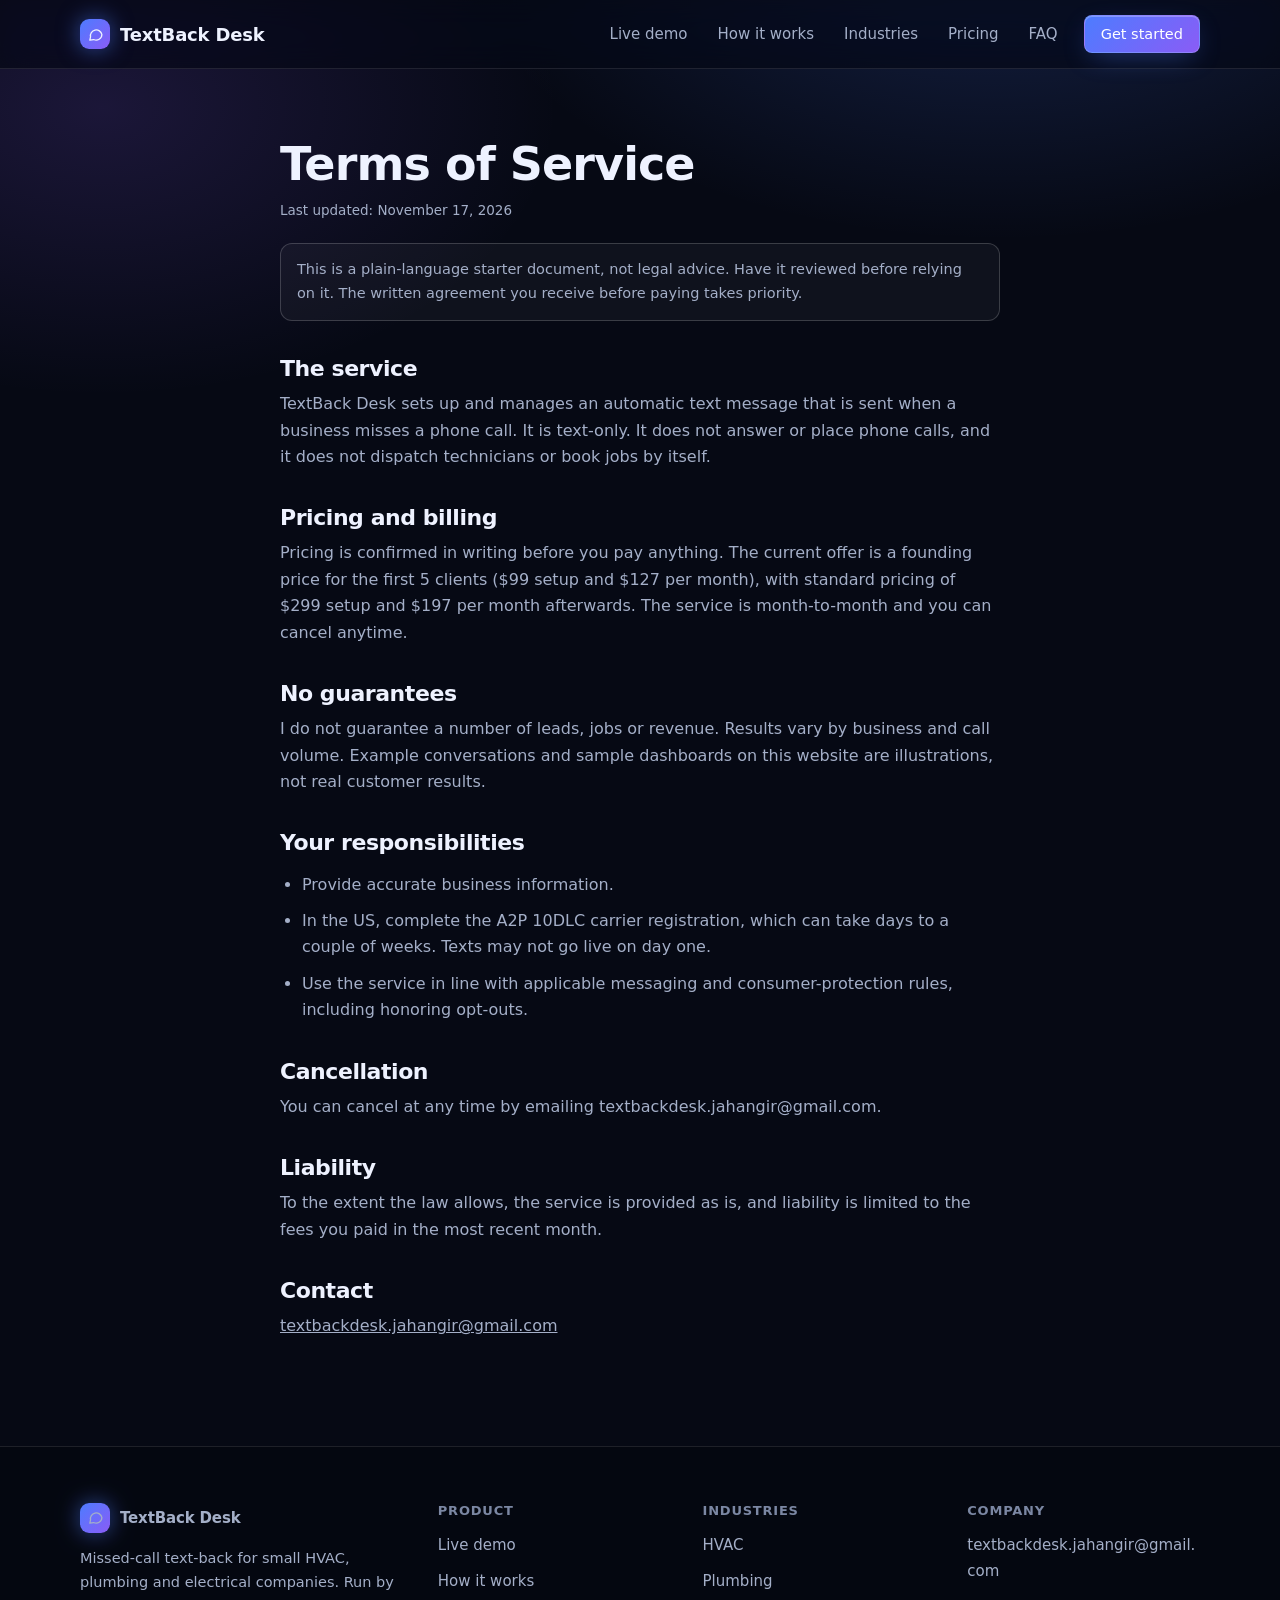
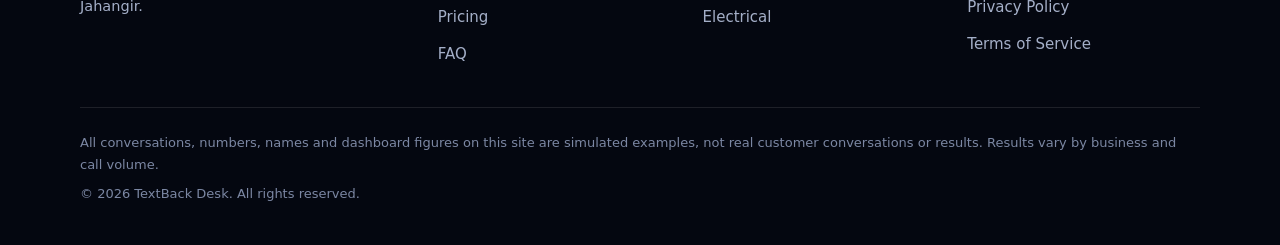
<file: terms/index.html>
<!DOCTYPE html>
<html lang="en">
<head>
<meta charset="utf-8">
<meta http-equiv="Content-Security-Policy" content="default-src 'none'; script-src 'self'; style-src 'self' 'unsafe-inline'; img-src 'self' data:; font-src 'self'; connect-src 'none'; form-action 'none'; base-uri 'none'">
<meta name="referrer" content="strict-origin-when-cross-origin">
<meta name="viewport" content="width=device-width, initial-scale=1">
<title>Terms of Service | TextBack Desk</title>
<meta name="description" content="Plain-language terms for TextBack Desk: what the service does and does not do, pricing, cancellation and limits.">
<link rel="canonical" href="https://jahangiribrahim66.github.io/textback-desk/terms/">
<meta name="robots" content="index, follow">
<meta property="og:type" content="website">
<meta property="og:site_name" content="TextBack Desk">
<meta property="og:title" content="Terms of Service | TextBack Desk">
<meta property="og:description" content="Plain-language terms for TextBack Desk: what the service does and does not do, pricing, cancellation and limits.">
<meta property="og:url" content="https://jahangiribrahim66.github.io/textback-desk/terms/">
<meta name="twitter:card" content="summary">
<link rel="icon" href="data:image/svg+xml,%3Csvg xmlns=%27http://www.w3.org/2000/svg%27 viewBox=%270 0 32 32%27%3E%3Cdefs%3E%3ClinearGradient id=%27g%27 x1=%270%27 y1=%270%27 x2=%271%27 y2=%271%27%3E%3Cstop offset=%270%27 stop-color=%27%234d7cff%27/%3E%3Cstop offset=%271%27 stop-color=%27%238a5cf6%27/%3E%3C/linearGradient%3E%3C/defs%3E%3Crect width=%2732%27 height=%2732%27 rx=%278%27 fill=%27url(%23g)%27/%3E%3Cpath d=%27M8 10h16v9H15l-5 4v-4H8z%27 fill=%27white%27/%3E%3C/svg%3E">
<meta name="theme-color" content="#060914">
<meta name="color-scheme" content="dark">
<link rel="stylesheet" href="../assets/styles.css">
<script type="application/ld+json">{"@context": "https://schema.org", "@graph": [{"@type": "WebPage", "name": "Terms of Service", "url": "https://jahangiribrahim66.github.io/textback-desk/terms/"}]}</script>
</head>
<body data-trade="hvac">
<a class="skip" href="#main">Skip to content</a>
<header class="site-header">
  <div class="wrap">
    <a class="brand" href="../" aria-label="TextBack Desk home"><span class="brand-mark"><svg viewBox="0 0 24 24" fill="none" stroke="currentColor" stroke-width="1.8" stroke-linecap="round" stroke-linejoin="round" aria-hidden="true" ><path d="M21 12a8 8 0 0 1-11.6 7.1L4 20l1-4.6A8 8 0 1 1 21 12z"/></svg></span>TextBack Desk</a>
    <button class="nav-toggle" type="button" aria-expanded="false" aria-controls="site-nav" aria-label="Open menu"><span class="bars"><svg viewBox="0 0 24 24" fill="none" stroke="currentColor" stroke-width="1.8" stroke-linecap="round" stroke-linejoin="round" aria-hidden="true" ><path d="M4 7h16M4 12h16M4 17h16"/></svg></span><span class="x"><svg viewBox="0 0 24 24" fill="none" stroke="currentColor" stroke-width="1.8" stroke-linecap="round" stroke-linejoin="round" aria-hidden="true" ><path d="M6 6l12 12M18 6 6 18"/></svg></span></button>
    <nav class="nav" id="site-nav" aria-label="Main">
      <a href="../#demo">Live demo</a>
      <a href="../#how">How it works</a>
      <a href="../#industries">Industries</a>
      <a href="../#pricing">Pricing</a>
      <a href="../#faq">FAQ</a>
      <a class="btn sm" href="mailto:textbackdesk.jahangir@gmail.com?subject=Missed-call%20text-back">Get started</a>
    </nav>
  </div>
</header>
<main id="main"><article class="legal"><h1>Terms of Service</h1><p class="fine">Last updated: November 17, 2026</p>
<div class="note">This is a plain-language starter document, not legal advice. Have it reviewed before relying on it. The written agreement you receive before paying takes priority.</div>
<h2>The service</h2><p>TextBack Desk sets up and manages an automatic text message that is sent when a business misses a phone call. It is text-only. It does not answer or place phone calls, and it does not dispatch technicians or book jobs by itself.</p>
<h2>Pricing and billing</h2><p>Pricing is confirmed in writing before you pay anything. The current offer is a founding price for the first 5 clients ($99 setup and $127 per month), with standard pricing of $299 setup and $197 per month afterwards. The service is month-to-month and you can cancel anytime.</p>
<h2>No guarantees</h2><p>I do not guarantee a number of leads, jobs or revenue. Results vary by business and call volume. Example conversations and sample dashboards on this website are illustrations, not real customer results.</p>
<h2>Your responsibilities</h2><ul><li>Provide accurate business information.</li><li>In the US, complete the A2P 10DLC carrier registration, which can take days to a couple of weeks. Texts may not go live on day one.</li><li>Use the service in line with applicable messaging and consumer-protection rules, including honoring opt-outs.</li></ul>
<h2>Cancellation</h2><p>You can cancel at any time by emailing textbackdesk.jahangir@gmail.com.</p>
<h2>Liability</h2><p>To the extent the law allows, the service is provided as is, and liability is limited to the fees you paid in the most recent month.</p>
<h2>Contact</h2><p><a href="mailto:textbackdesk.jahangir@gmail.com?subject=Terms%20question">textbackdesk.jahangir@gmail.com</a></p></article></main>
<footer class="site-footer">
  <div class="wrap">
    <div class="foot-grid">
      <div>
        <a class="brand" href="../"><span class="brand-mark"><svg viewBox="0 0 24 24" fill="none" stroke="currentColor" stroke-width="1.8" stroke-linecap="round" stroke-linejoin="round" aria-hidden="true" ><path d="M21 12a8 8 0 0 1-11.6 7.1L4 20l1-4.6A8 8 0 1 1 21 12z"/></svg></span>TextBack Desk</a>
        <p>Missed-call text-back for small HVAC, plumbing and electrical companies. Run by Jahangir.</p>
      </div>
      <div><h4>Product</h4><ul><li><a href="../#demo">Live demo</a></li><li><a href="../#how">How it works</a></li><li><a href="../#pricing">Pricing</a></li><li><a href="../#faq">FAQ</a></li></ul></div>
      <div><h4>Industries</h4><ul><li><a href="../hvac/">HVAC</a></li><li><a href="../plumbing/">Plumbing</a></li><li><a href="../electrical/">Electrical</a></li></ul></div>
      <div><h4>Company</h4><ul><li><a href="mailto:textbackdesk.jahangir@gmail.com?subject=TextBack%20Desk">textbackdesk.jahangir@gmail.com</a></li><li><a href="../privacy/">Privacy Policy</a></li><li><a href="../terms/">Terms of Service</a></li></ul></div>
    </div>
    <div class="foot-note">
      <span>All conversations, numbers, names and dashboard figures on this site are simulated examples, not real customer conversations or results. Results vary by business and call volume.</span>
      <span>&copy; <span id="year">2026</span> TextBack Desk. All rights reserved.</span>
    </div>
  </div>
</footer>
<script src="../assets/app.js" defer></script>
</body>
</html>
</file>
<file: assets/styles.css>
/* TextBack Desk — premium dark AI SaaS theme. No build step; plain CSS. */
:root{
  --bg:#060914; --bg2:#0a1024; --surface:rgba(255,255,255,.04); --surface2:rgba(255,255,255,.07);
  --line:rgba(255,255,255,.10); --line2:rgba(255,255,255,.18);
  --ink:#eef2ff; --muted:#a4afc8; --dim:#7b87a3;
  --blue:#4d7cff; --violet:#8a5cf6; --cyan:#38d6ff; --green:#34d399; --red:#fb7185; --amber:#fbbf24;
  --grad:linear-gradient(135deg,#4d7cff 0%,#8a5cf6 100%);
  --font:"Inter",system-ui,-apple-system,"Segoe UI",Roboto,sans-serif;
  --display:"Sora","Inter",system-ui,-apple-system,"Segoe UI",sans-serif;
  --r:16px;
}
*{box-sizing:border-box}
html{scroll-behavior:smooth;scroll-padding-top:84px;-webkit-text-size-adjust:100%}
body{margin:0;background:var(--bg);color:var(--ink);font:16px/1.65 var(--font);overflow-x:clip;-webkit-font-smoothing:antialiased}
body::before{content:"";position:fixed;inset:0;z-index:-2;background:
  radial-gradient(900px 520px at 78% -8%,rgba(77,124,255,.22),transparent 60%),
  radial-gradient(760px 480px at 8% 12%,rgba(138,92,246,.16),transparent 60%),
  var(--bg)}
img{max-width:100%}
a{color:inherit}
h1,h2,h3,h4{font-family:var(--display);margin:0;letter-spacing:-.02em;text-wrap:balance}
h1{font-size:clamp(34px,5vw,56px);line-height:1.04;font-weight:700}
h2{font-size:clamp(28px,4vw,44px);line-height:1.1;font-weight:700}
h3{font-size:19px;line-height:1.3;font-weight:600}
p{margin:0}
.wrap{width:100%;max-width:1160px;margin:0 auto;padding:0 20px}
.grad-text{background:var(--grad);-webkit-background-clip:text;background-clip:text;color:transparent}
.eyebrow{display:inline-flex;align-items:center;gap:8px;font-size:13px;font-weight:600;letter-spacing:.06em;text-transform:uppercase;color:#b7c6ff;margin-bottom:16px}
.eyebrow::before{content:"";width:6px;height:6px;border-radius:50%;background:var(--cyan);box-shadow:0 0 10px var(--cyan)}
.lead{color:var(--muted);font-size:clamp(17px,2vw,20px);max-width:36em}
.fine{font-size:13.5px;color:var(--dim)}
.skip{position:absolute;left:-999px;top:8px;background:#fff;color:#000;padding:8px 14px;border-radius:8px;z-index:100}
.skip:focus{left:12px}
:focus-visible{outline:2px solid var(--cyan);outline-offset:3px;border-radius:6px}

/* Header */
.site-header{position:sticky;top:0;z-index:50;backdrop-filter:saturate(160%) blur(14px);-webkit-backdrop-filter:saturate(160%) blur(14px);background:rgba(6,9,20,.72);border-bottom:1px solid var(--line)}
.site-header .wrap{display:flex;align-items:center;justify-content:space-between;height:68px;gap:16px}
.brand{display:flex;align-items:center;gap:10px;text-decoration:none;font:700 18px var(--display);letter-spacing:-.01em}
.brand-mark{width:30px;height:30px;border-radius:9px;background:var(--grad);display:grid;place-items:center;box-shadow:0 0 22px rgba(77,124,255,.55)}
.brand-mark svg{width:17px;height:17px}
.nav{display:flex;align-items:center;gap:6px}
.nav a{padding:8px 12px;border-radius:8px;text-decoration:none;color:var(--muted);font-size:15px;font-weight:500;transition:color .2s,background .2s}
.nav a:hover{color:var(--ink);background:var(--surface)}
.nav .btn{margin-left:8px;color:#fff;padding:10px 18px;font-size:14.5px}
.nav-toggle{display:none;background:var(--surface);border:1px solid var(--line);color:var(--ink);width:44px;height:44px;border-radius:12px;cursor:pointer;align-items:center;justify-content:center}
.nav-toggle svg{width:22px;height:22px}
.nav-toggle .bars,.nav-toggle .x{display:flex}
.nav-toggle .x{display:none}
.nav-toggle[aria-expanded="true"] .x{display:flex}
.nav-toggle[aria-expanded="true"] .bars{display:none}

/* Buttons */
.btn{--glow:rgba(77,124,255,.45);display:inline-flex;align-items:center;justify-content:center;gap:9px;padding:15px 24px;border-radius:12px;font:600 16px/1 var(--font);text-decoration:none;color:#fff;background:var(--grad);border:1px solid rgba(255,255,255,.18);box-shadow:0 8px 28px -8px var(--glow),inset 0 1px 0 rgba(255,255,255,.25);cursor:pointer;transition:transform .2s,box-shadow .2s,filter .2s;position:relative}
.btn:hover{transform:translateY(-2px);box-shadow:0 14px 36px -8px var(--glow),inset 0 1px 0 rgba(255,255,255,.3);filter:brightness(1.08)}
.btn:active{transform:translateY(0)}
.btn svg{width:18px;height:18px;flex:none}
.btn.ghost{background:var(--surface);box-shadow:none;border-color:var(--line2)}
.btn.ghost:hover{background:var(--surface2);box-shadow:none}
.btn.sm{padding:11px 16px;font-size:14.5px}
.btn[disabled]{opacity:.6;cursor:not-allowed;transform:none}

/* Hero */
.hero{position:relative;padding:72px 0 56px;min-height:calc(100svh - 68px);display:flex;align-items:center}
#particles{position:absolute;inset:0;width:100%;height:100%;z-index:-1;pointer-events:none;opacity:.7}
.hero-grid{display:grid;grid-template-columns:1.08fr 1fr;gap:56px;align-items:center;width:100%}
.hero-grid>*{min-width:0}
.hero h1{margin-bottom:22px}
.hero .lead{margin-bottom:32px}
.cta-row{display:flex;flex-wrap:wrap;gap:12px}
.hero .badge{display:inline-flex;align-items:center;gap:10px;margin-top:30px;padding:8px 14px;border:1px solid var(--line);background:var(--surface);border-radius:999px;font-size:14px;color:var(--muted)}
.badge .dot{width:8px;height:8px;border-radius:50%;background:var(--green);box-shadow:0 0 10px var(--green)}
.hero .fine{margin-top:16px;max-width:34em}

/* Phone / AI device */
.stage{position:relative;display:grid;place-items:center;padding:20px 0}
.stage::before{content:"";position:absolute;width:78%;aspect-ratio:1;border-radius:50%;background:radial-gradient(circle,rgba(110,100,255,.35),transparent 65%);filter:blur(30px);z-index:-1;animation:breathe 7s ease-in-out infinite}
.device{--a:0deg;position:relative;width:100%;max-width:392px;border-radius:30px;padding:1px;background:conic-gradient(from var(--a),rgba(77,124,255,.9),rgba(138,92,246,.9),rgba(56,214,255,.35),rgba(77,124,255,.9));animation:spin 9s linear infinite}
@property --a{syntax:"<angle>";inherits:false;initial-value:0deg}
@keyframes spin{to{--a:360deg}}
.device-in{border-radius:29px;background:linear-gradient(180deg,rgba(18,24,48,.96),rgba(9,13,30,.97));padding:18px;backdrop-filter:blur(16px);box-shadow:0 40px 80px -30px rgba(0,0,0,.8)}
.dev-top{display:flex;align-items:center;gap:12px;padding-bottom:14px;border-bottom:1px solid var(--line)}
.orb{position:relative;width:42px;height:42px;flex:none;border-radius:50%;background:radial-gradient(circle at 32% 28%,#bfe3ff 0,#6c8cff 38%,#7c4dff 72%,#3a1f9e 100%);box-shadow:0 0 0 1px rgba(255,255,255,.25) inset,0 0 26px rgba(98,120,255,.9),0 0 60px rgba(138,92,246,.5);animation:orb 3.2s ease-in-out infinite}
.orb::after{content:"";position:absolute;inset:-7px;border-radius:50%;border:1px solid rgba(120,150,255,.55);animation:ring 3.2s ease-out infinite}
.orb.busy{animation-duration:1.2s}
.orb.busy::after{animation-duration:1.2s}
@keyframes orb{0%,100%{transform:scale(1)}50%{transform:scale(1.07)}}
@keyframes ring{0%{transform:scale(.92);opacity:.9}100%{transform:scale(1.45);opacity:0}}
@keyframes breathe{0%,100%{opacity:.7;transform:scale(1)}50%{opacity:1;transform:scale(1.06)}}
.dev-title{min-width:0;flex:1}
.dev-title b{display:block;font:600 15px/1.2 var(--display)}
.dev-title span{display:flex;white-space:nowrap;align-items:center;gap:7px;font-size:12.5px;color:var(--green);margin-top:3px}
.pulse{width:7px;height:7px;border-radius:50%;background:var(--green);box-shadow:0 0 0 0 rgba(52,211,153,.6);animation:pulse 1.8s infinite;flex:none}
@keyframes pulse{70%{box-shadow:0 0 0 8px rgba(52,211,153,0)}100%{box-shadow:0 0 0 0 rgba(52,211,153,0)}}
.sim-tag{font-size:10.5px;letter-spacing:.07em;text-transform:uppercase;font-weight:600;color:#c9d4ff;border:1px solid var(--line2);background:var(--surface);padding:4px 8px;border-radius:999px;white-space:nowrap}
.call{display:flex;align-items:center;gap:12px;margin:14px 0 4px;padding:12px 14px;border-radius:14px;background:var(--surface);border:1px solid var(--line);transition:background .4s,border-color .4s,opacity .4s,transform .4s}
.call .ic{width:36px;height:36px;border-radius:50%;display:grid;place-items:center;background:rgba(52,211,153,.16);color:var(--green);flex:none;transition:background .4s,color .4s}
.call .ic svg{width:18px;height:18px}
.call .who{min-width:0;flex:1}
.call .who b{display:block;font-size:14.5px;font-weight:600;white-space:nowrap;overflow:hidden;text-overflow:ellipsis}
.call .who span{font-size:12.5px;color:var(--muted)}
.call[data-s="idle"]{opacity:.35}
.call[data-s="ringing"]{border-color:rgba(52,211,153,.5);background:rgba(52,211,153,.07)}
.call[data-s="ringing"] .ic{animation:shake .5s ease-in-out infinite}
.call[data-s="missed"]{border-color:rgba(251,113,133,.5);background:rgba(251,113,133,.08)}
.call[data-s="missed"] .ic{background:rgba(251,113,133,.18);color:var(--red)}
.call[data-s="missed"] .who span{color:var(--red)}
@keyframes shake{0%,100%{transform:rotate(0)}25%{transform:rotate(-14deg)}75%{transform:rotate(14deg)}}
.thread{display:flex;flex-direction:column;gap:9px;min-height:236px;padding:14px 2px 6px}
.bubble{max-width:86%;padding:10px 14px;border-radius:16px;font-size:14.5px;line-height:1.45;animation:pop .35s cubic-bezier(.2,.9,.3,1.2) both}
.bubble.ai{align-self:flex-start;background:linear-gradient(135deg,rgba(77,124,255,.28),rgba(138,92,246,.28));border:1px solid rgba(120,140,255,.4);border-bottom-left-radius:5px}
.bubble.cust{align-self:flex-end;background:rgba(255,255,255,.09);border:1px solid var(--line);border-bottom-right-radius:5px}
.hint{margin:auto;text-align:center;color:var(--dim);font-size:14px;max-width:18em;padding:40px 0}
.bubble small{display:block;margin-top:5px;font-size:11px;color:var(--dim)}
@keyframes pop{from{opacity:0;transform:translateY(8px) scale(.96)}to{opacity:1;transform:none}}
.typing{display:inline-flex;gap:4px;align-items:center;padding:13px 15px}
.typing i{width:6px;height:6px;border-radius:50%;background:#b7c6ff;animation:blink 1.1s infinite}
.typing i:nth-child(2){animation-delay:.18s}.typing i:nth-child(3){animation-delay:.36s}
@keyframes blink{0%,60%,100%{opacity:.3;transform:translateY(0)}30%{opacity:1;transform:translateY(-3px)}}
.lead-toast{display:flex;align-items:center;gap:12px;padding:12px 14px;border-radius:14px;background:linear-gradient(135deg,rgba(52,211,153,.16),rgba(56,214,255,.10));border:1px solid rgba(52,211,153,.45);opacity:0;transform:translateY(10px);transition:opacity .45s,transform .45s}
.lead-toast.on{opacity:1;transform:none}
.lead-toast .ic{width:34px;height:34px;border-radius:50%;background:var(--green);color:#04210f;display:grid;place-items:center;flex:none}
.lead-toast .ic svg{width:18px;height:18px}
.lead-toast b{display:block;font-size:14.5px}
.lead-toast span{font-size:12.5px;color:var(--muted)}
.live-row{display:flex;justify-content:space-between;gap:10px;margin-top:12px;font-size:12px;color:var(--dim)}
.live-row span{display:inline-flex;align-items:center;gap:6px}
.chip{position:absolute;z-index:3;display:flex;align-items:center;gap:9px;padding:9px 13px;border-radius:12px;background:rgba(16,22,46,.82);border:1px solid var(--line2);backdrop-filter:blur(10px);font-size:13px;font-weight:500;box-shadow:0 18px 40px -16px rgba(0,0,0,.7);animation:float 6s ease-in-out infinite}
.chip svg{width:16px;height:16px;color:var(--cyan);flex:none}
.chip.c1{left:-4%;top:18%}
.chip.c2{right:-4%;bottom:20%;animation-delay:-3s}
@keyframes float{0%,100%{transform:translateY(0)}50%{transform:translateY(-9px)}}

/* Sections */
section{padding:96px 0;position:relative}
.sec-head{max-width:760px;margin:0 auto 52px;text-align:center}
.sec-head .lead{margin:16px auto 0}
.glass{background:var(--surface);border:1px solid var(--line);border-radius:var(--r);backdrop-filter:blur(10px)}
.grid3{display:grid;grid-template-columns:repeat(3,1fr);gap:20px}
.grid3>*,.grid2>*{min-width:0}
.grid2{display:grid;grid-template-columns:repeat(2,1fr);gap:20px}
.card{position:relative;padding:28px;border-radius:var(--r);background:linear-gradient(180deg,rgba(255,255,255,.055),rgba(255,255,255,.02));border:1px solid var(--line);transition:transform .3s,border-color .3s,box-shadow .3s;overflow:hidden}
.card::before{content:"";position:absolute;inset:0;background:radial-gradient(420px 160px at var(--mx,50%) -10%,rgba(110,120,255,.2),transparent 70%);opacity:0;transition:opacity .3s;pointer-events:none}
.card:hover{transform:translateY(-4px);border-color:rgba(130,150,255,.45);box-shadow:0 24px 50px -24px rgba(77,124,255,.5)}
.card:hover::before{opacity:1}
.card p{color:var(--muted);margin-top:10px;font-size:15.5px}
.icon{width:48px;height:48px;border-radius:14px;display:grid;place-items:center;background:linear-gradient(135deg,rgba(77,124,255,.28),rgba(138,92,246,.28));border:1px solid rgba(130,150,255,.4);margin-bottom:18px;color:#cfd9ff}
.icon svg{width:23px;height:23px}
.step-n{position:absolute;top:22px;right:24px;font:700 38px/1 var(--display);color:rgba(255,255,255,.07)}

/* stats strip */
.stats{display:grid;grid-template-columns:repeat(2,1fr);gap:20px}
.stat{padding:26px 28px}
.stat b{display:block;font:700 clamp(40px,6vw,58px)/1 var(--display);margin-bottom:8px}
.stat span{color:var(--muted);font-size:15.5px}

/* demo section */
.demo-grid{display:grid;grid-template-columns:1fr 1fr;gap:56px;align-items:center}
.demo-grid>*{min-width:0}
.demo-copy ul{list-style:none;padding:0;margin:26px 0 30px;display:grid;gap:14px}
.demo-copy li{display:flex;gap:12px;color:var(--muted)}
.demo-copy li svg{width:20px;height:20px;color:var(--cyan);flex:none;margin-top:3px}
.demo-actions{display:flex;flex-wrap:wrap;gap:12px;align-items:center}
.demo-actions .fine{flex-basis:100%}

/* features + dashboard */
.feat-grid{display:grid;grid-template-columns:repeat(3,1fr);gap:18px;margin-bottom:56px}
.feat-grid>*{min-width:0}
.feat{padding:24px}
.feat .icon{width:42px;height:42px;margin-bottom:14px;border-radius:12px}
.feat .icon svg{width:20px;height:20px}
.feat h3{font-size:17px}
.feat p{font-size:14.5px;margin-top:8px}
.dash{position:relative;border-radius:22px;padding:1px;background:linear-gradient(135deg,rgba(77,124,255,.7),rgba(255,255,255,.08) 40%,rgba(138,92,246,.7))}
.dash-in{border-radius:21px;background:linear-gradient(180deg,#0d1330,#080c1f);padding:22px}
.dash-bar{display:flex;align-items:center;gap:12px;flex-wrap:wrap;padding-bottom:16px;border-bottom:1px solid var(--line);margin-bottom:18px}
.dash-bar .dots{display:flex;gap:6px}
.dash-bar .dots i{width:10px;height:10px;border-radius:50%;background:rgba(255,255,255,.18)}
.dash-bar b{font:600 15px var(--display)}
.dash-bar .sim-tag{margin-left:auto}
.dash-grid{display:grid;grid-template-columns:1fr 1.1fr;gap:18px}
.dash-grid>*{min-width:0}
.kpis{display:grid;grid-template-columns:repeat(3,1fr);gap:12px;margin-bottom:18px}
.kpi{padding:14px;border-radius:12px;background:var(--surface);border:1px solid var(--line)}
.kpi span{font-size:12px;color:var(--dim)}
.kpi b{display:block;font:700 26px/1.2 var(--display);margin-top:4px}
.panel{padding:16px;border-radius:14px;background:var(--surface);border:1px solid var(--line)}
.panel h4{font:600 13px var(--font);letter-spacing:.05em;text-transform:uppercase;color:var(--dim);margin-bottom:12px}
.row{display:flex;align-items:center;gap:12px;padding:10px 0;border-top:1px solid var(--line);font-size:14px}
.row:first-of-type{border-top:0}
.row .av{width:32px;height:32px;border-radius:50%;background:var(--grad);display:grid;place-items:center;font-size:12px;font-weight:700;flex:none}
.row .t{min-width:0;flex:1}
.row .t b{display:block;font-weight:600;font-size:14px;white-space:nowrap;overflow:hidden;text-overflow:ellipsis}
.row .t span{font-size:12.5px;color:var(--dim)}
.pill{font-size:11.5px;font-weight:600;padding:4px 9px;border-radius:999px;white-space:nowrap}
.pill.g{background:rgba(52,211,153,.15);color:var(--green)}
.pill.b{background:rgba(77,124,255,.2);color:#9db6ff}
.pill.a{background:rgba(251,191,36,.15);color:var(--amber)}
.bars{display:flex;align-items:flex-end;gap:8px;height:96px;margin-top:6px}
.bars i{flex:1;border-radius:6px 6px 2px 2px;background:linear-gradient(180deg,#6f8dff,#4a2fb8);height:var(--h);transform-origin:bottom;animation:grow 1.2s cubic-bezier(.2,.8,.2,1) both}
@keyframes grow{from{transform:scaleY(.1);opacity:.3}}
.dash-float{animation:float 8s ease-in-out infinite}

/* industries */
.ind{display:flex;flex-direction:column;padding:0;text-decoration:none}
.ind-art{position:relative;height:170px;display:grid;place-items:center;overflow:hidden;border-bottom:1px solid var(--line);background:radial-gradient(260px 140px at 50% 120%,var(--tint),transparent 70%),linear-gradient(180deg,rgba(255,255,255,.04),transparent)}
.ind-art svg{width:78px;height:78px;color:#fff;filter:drop-shadow(0 0 18px var(--tint))}
.ind-art::after{content:"";position:absolute;inset:0;background:repeating-linear-gradient(0deg,transparent 0 23px,rgba(255,255,255,.035) 23px 24px)}
.ind-body{padding:26px;display:flex;flex-direction:column;flex:1}
.ind-body .q{margin-top:14px;padding:12px 14px;border-radius:12px;background:var(--surface);border:1px solid var(--line);font-size:14px;color:var(--muted);font-style:italic}
.ind-body .go{margin-top:auto;padding-top:18px;font-weight:600;font-size:15px;color:#b7c6ff;display:inline-flex;gap:8px;align-items:center}
.ind-body .go svg{width:16px;height:16px;transition:transform .2s}
.ind:hover .go svg{transform:translateX(4px)}

/* pricing */
.price-card{max-width:760px;margin:0 auto;border-radius:24px;padding:1px;background:linear-gradient(135deg,rgba(77,124,255,.8),rgba(255,255,255,.08) 45%,rgba(138,92,246,.8))}
.price-in{border-radius:23px;background:linear-gradient(180deg,#0f1636,#090d22);padding:40px}
.price-flag{display:inline-block;font-size:12.5px;font-weight:700;letter-spacing:.07em;text-transform:uppercase;color:#cfd9ff;padding:6px 12px;border-radius:999px;background:rgba(77,124,255,.22);border:1px solid rgba(130,150,255,.45);margin-bottom:22px}
.price-nums{display:flex;flex-wrap:wrap;gap:12px 44px;align-items:flex-end}
.price-nums b{display:block;font:700 clamp(46px,8vw,68px)/1 var(--display)}
.price-nums span{color:var(--muted);font-size:14.5px}
.reg{margin-top:14px;font-size:14.5px;color:var(--muted)}
.reg b{color:var(--ink);font-weight:600}
.checks{list-style:none;padding:0;margin:28px 0 32px;display:grid;grid-template-columns:1fr 1fr;gap:12px 24px}
.checks li{display:flex;gap:10px;align-items:flex-start;color:var(--ink);font-size:15.5px}
.checks li svg{width:20px;height:20px;color:var(--green);flex:none;margin-top:2px}
.price-in .fine{margin-top:18px}

/* trust */
.trust-card{padding:24px}
.trust-card .icon{width:42px;height:42px;margin-bottom:14px;border-radius:12px}
.trust-card .icon svg{width:20px;height:20px}
.trust-card p{font-size:14.5px}
.grid3.tight{grid-template-columns:repeat(3,1fr)}

/* faq */
.faq{max-width:820px;margin:0 auto;display:grid;gap:12px}
.faq details{border-radius:14px;background:var(--surface);border:1px solid var(--line);transition:border-color .25s,background .25s}
.faq details[open]{border-color:rgba(130,150,255,.45);background:rgba(255,255,255,.06)}
.faq summary{list-style:none;cursor:pointer;display:flex;align-items:center;justify-content:space-between;gap:16px;padding:18px 22px;font-weight:600;font-size:16.5px}
.faq summary::-webkit-details-marker{display:none}
.faq summary::after{content:"";width:10px;height:10px;flex:none;border-right:2px solid #b7c6ff;border-bottom:2px solid #b7c6ff;transform:rotate(45deg) translateY(-3px);transition:transform .25s}
.faq details[open] summary::after{transform:rotate(-135deg) translateY(-1px)}
.faq details p{padding:0 22px 20px;color:var(--muted);font-size:15.5px}

/* final cta + footer */
.final{padding:72px 0 96px}
.final-card{position:relative;text-align:center;padding:64px 28px;border-radius:28px;border:1px solid var(--line2);background:radial-gradient(600px 240px at 50% 0,rgba(110,100,255,.35),transparent 70%),linear-gradient(180deg,rgba(255,255,255,.05),rgba(255,255,255,.015));overflow:hidden}
.final-card p{margin:16px auto 30px;color:var(--muted);max-width:34em}
.final-card .cta-row{justify-content:center}
.site-footer{border-top:1px solid var(--line);padding:56px 0 40px;background:rgba(0,0,0,.2)}
.foot-grid{display:grid;grid-template-columns:1.4fr repeat(3,1fr);gap:32px}
.foot-grid>*{min-width:0}
.foot-grid h4{font:600 13px var(--font);letter-spacing:.06em;text-transform:uppercase;color:var(--dim);margin-bottom:14px}
.foot-grid ul{list-style:none;padding:0;margin:0;display:grid;gap:10px}
.foot-grid a{text-decoration:none;color:var(--muted);font-size:15px;overflow-wrap:anywhere}
.foot-grid a:hover{color:var(--ink);text-decoration:underline}
.foot-grid p{color:var(--muted);font-size:14.5px;margin-top:14px;max-width:26em}
.foot-note{margin-top:40px;padding-top:24px;border-top:1px solid var(--line);font-size:13px;color:var(--dim);display:grid;gap:8px}

/* trade pages + legal */
.crumbs{font-size:14px;color:var(--dim);margin-bottom:18px}
.crumbs a{color:var(--muted)}
.why-list{list-style:none;padding:0;margin:0;display:grid;gap:14px}
.why-list li{display:flex;gap:12px;color:var(--muted);font-size:16.5px}
.why-list li svg{width:20px;height:20px;color:var(--cyan);flex:none;margin-top:4px}
.legal{max-width:760px;margin:0 auto;padding:72px 20px 96px}
.legal h1{font-size:clamp(32px,5vw,46px);margin-bottom:10px}
.legal h2{font-size:22px;margin:36px 0 10px}
.legal p,.legal li{color:var(--muted);margin:10px 0}
.legal ul{padding-left:22px}
.legal .note{padding:14px 16px;border:1px solid var(--line2);border-radius:12px;background:var(--surface);font-size:14.5px;color:var(--muted);margin:22px 0}

/* reveal */
.js .reveal{opacity:0;transform:translateY(22px);transition:opacity .7s cubic-bezier(.2,.7,.2,1),transform .7s cubic-bezier(.2,.7,.2,1);transition-delay:var(--d,0s)}
.js .reveal.in{opacity:1;transform:none}

/* Responsive */
@media (max-width:1020px){
  .hero{min-height:0;padding:56px 0 40px}
  .hero-grid,.demo-grid{grid-template-columns:1fr;gap:44px}
  .stage{order:2}
  .grid3,.feat-grid{grid-template-columns:repeat(2,1fr)}
  .dash-grid{grid-template-columns:1fr}
  .foot-grid{grid-template-columns:1fr 1fr}
  .chip.c1{left:0}.chip.c2{right:0}
}
@media (max-width:820px){
  .nav-toggle{display:inline-flex}
  .nav{position:absolute;left:0;right:0;top:68px;flex-direction:column;align-items:stretch;gap:2px;padding:14px 20px 20px;background:#060914;border-bottom:1px solid var(--line);display:none}
  .nav.open{display:flex}
  .nav a{padding:14px 12px;font-size:16px}
  .nav .btn{margin:8px 0 0;padding:15px}
  section{padding:68px 0}
}
@media (max-width:620px){
  .grid3,.feat-grid,.grid2,.stats,.checks,.grid3.tight{grid-template-columns:1fr}
  .kpis{grid-template-columns:1fr 1fr 1fr;gap:8px}
  .kpi{padding:10px}.kpi b{font-size:21px}
  .chip{display:none}
  .device-in{padding:14px}
  .price-in{padding:28px 22px}
  .cta-row .btn{width:100%}
  .foot-grid{grid-template-columns:1fr}
  .demo-actions .btn{width:100%}
  .dash-in{padding:16px}
}
@media (prefers-reduced-motion:reduce){
  html{scroll-behavior:auto}
  *,*::before,*::after{animation-duration:.001ms!important;animation-iteration-count:1!important;transition-duration:.001ms!important}
  .js .reveal{opacity:1;transform:none}
  #particles{display:none}
}
</file>
